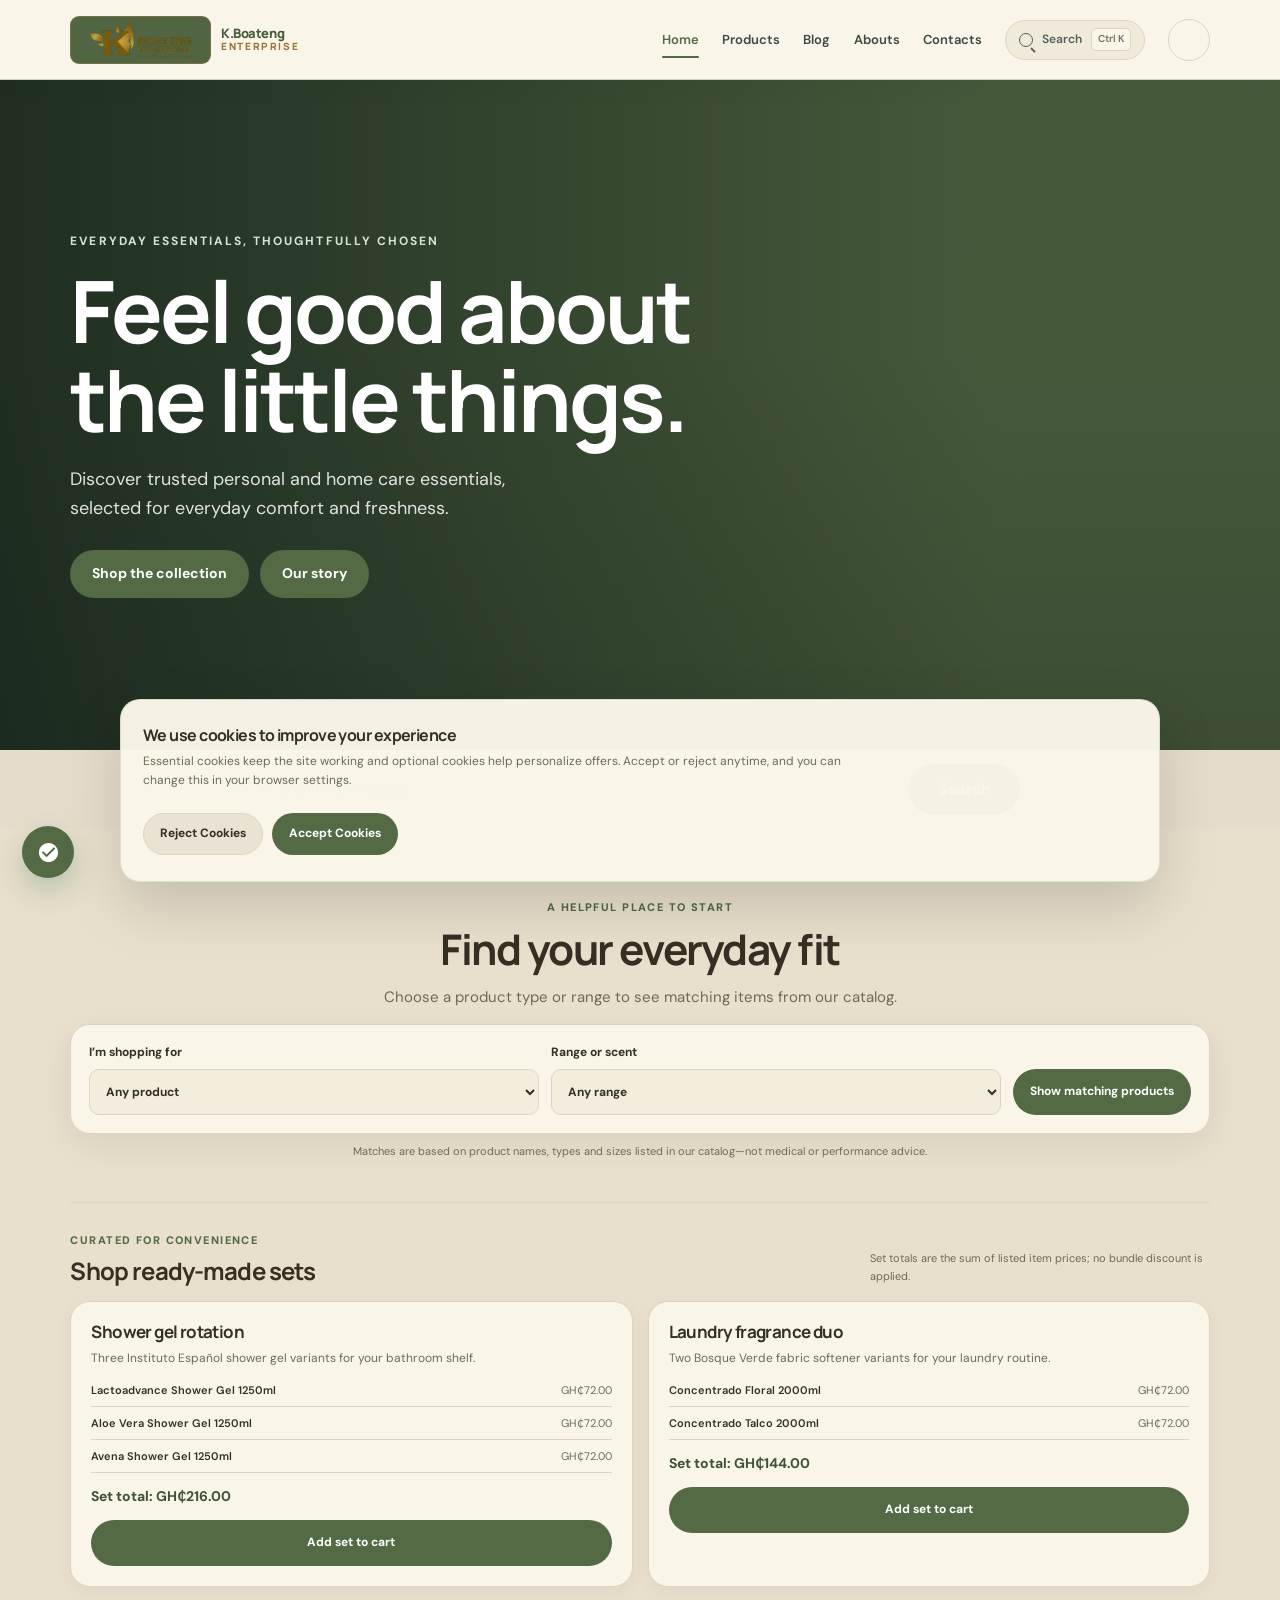
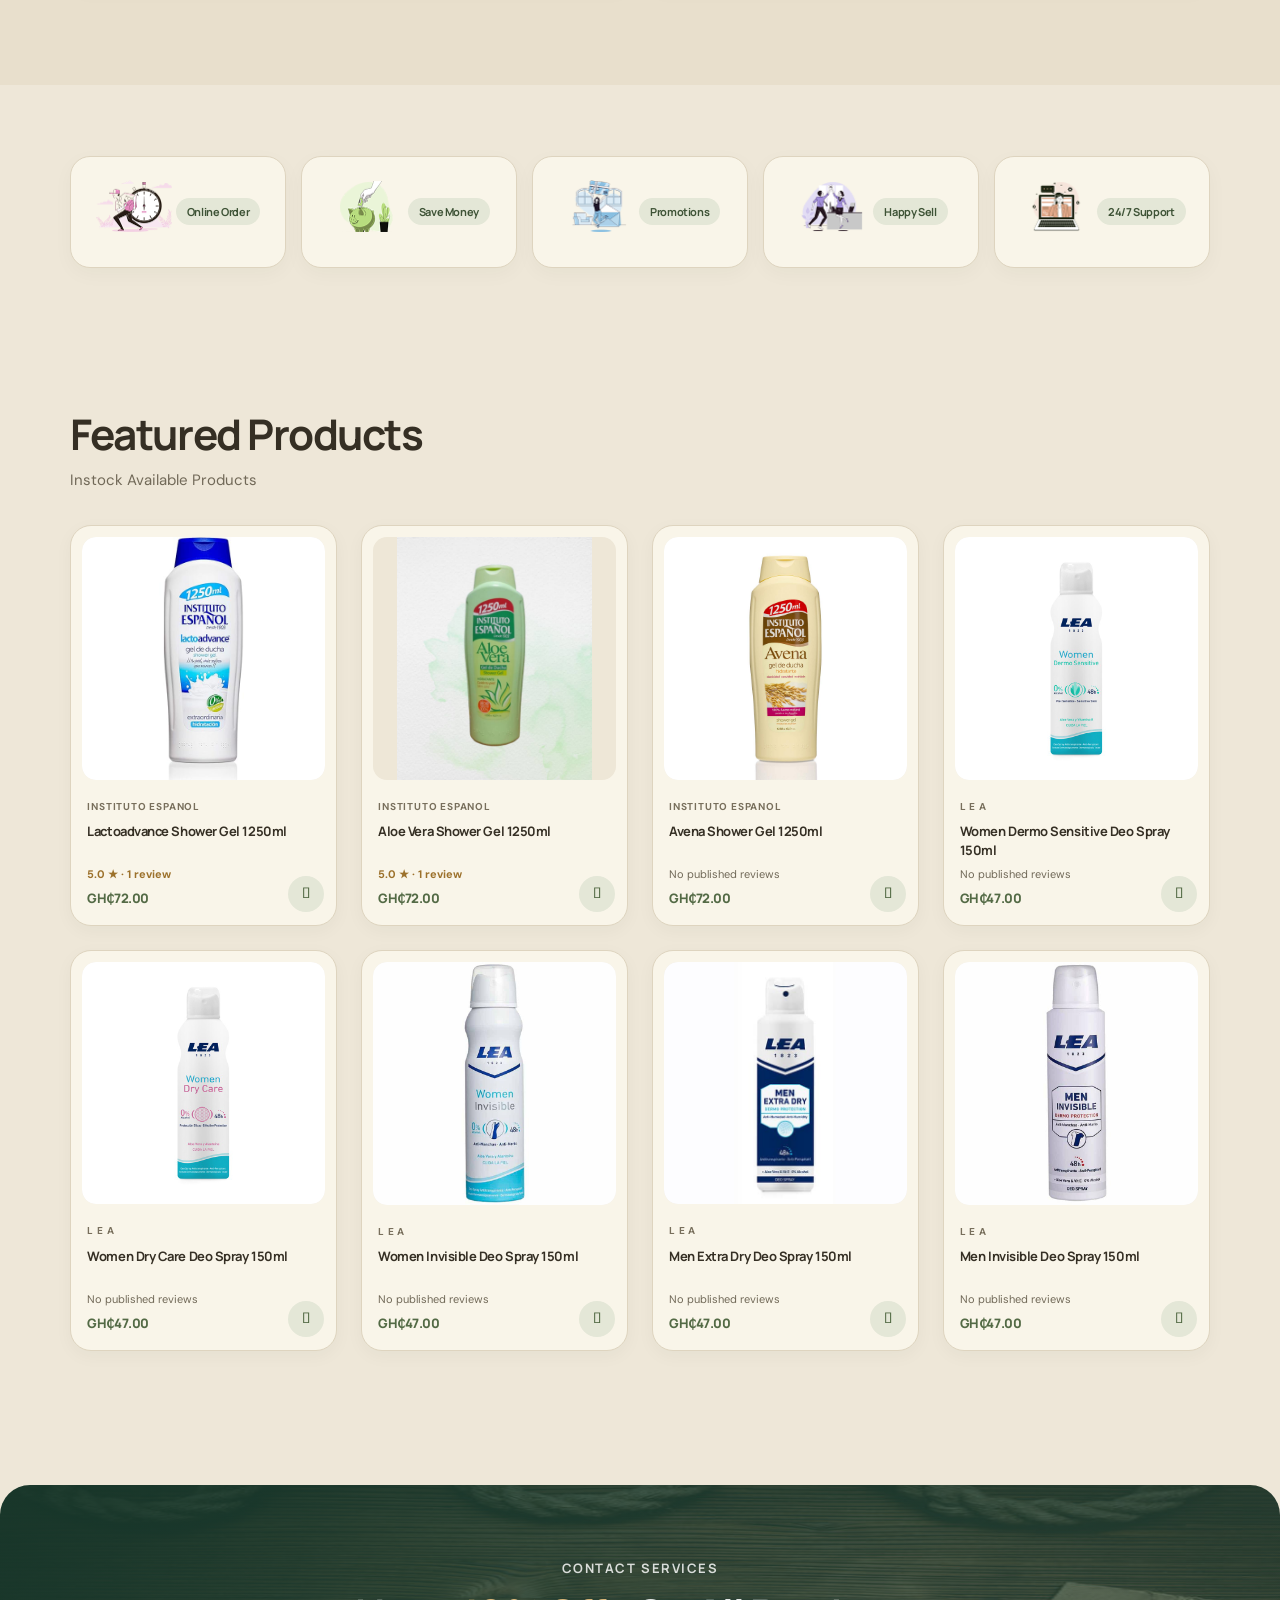
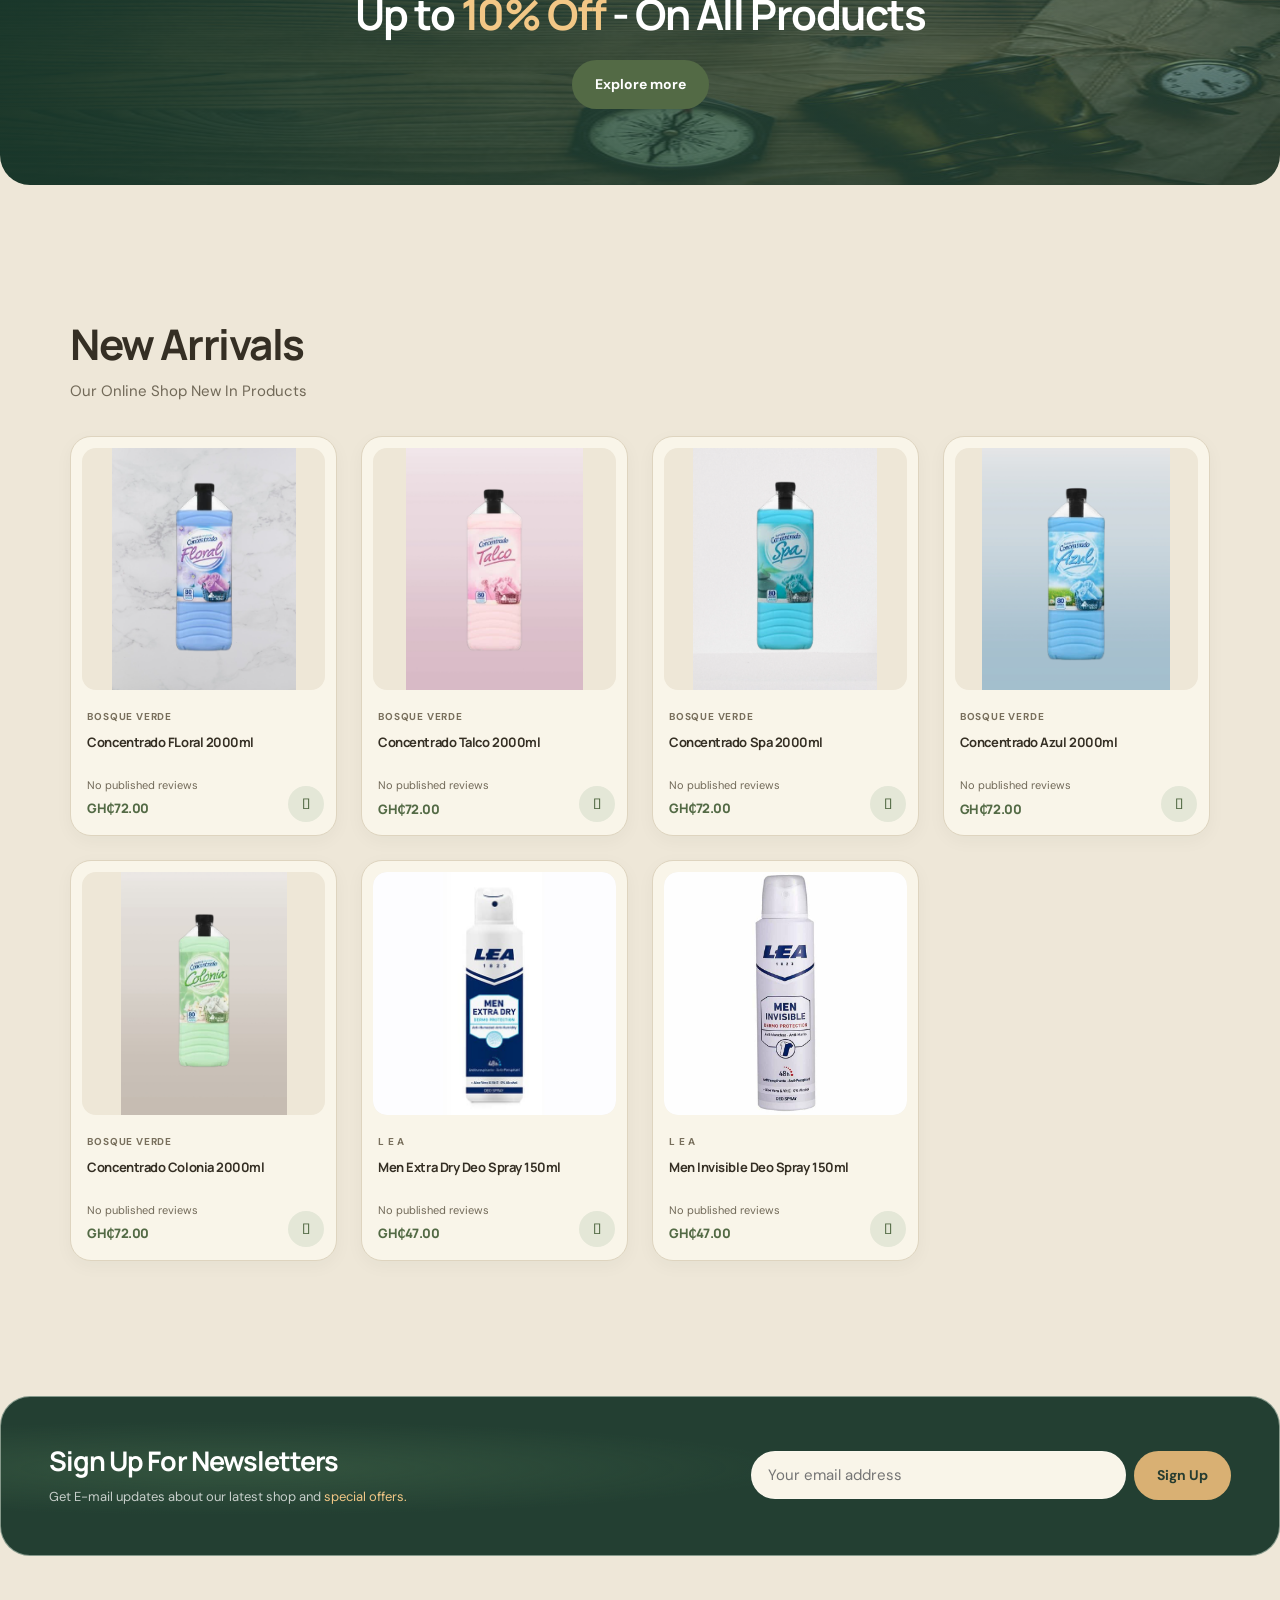
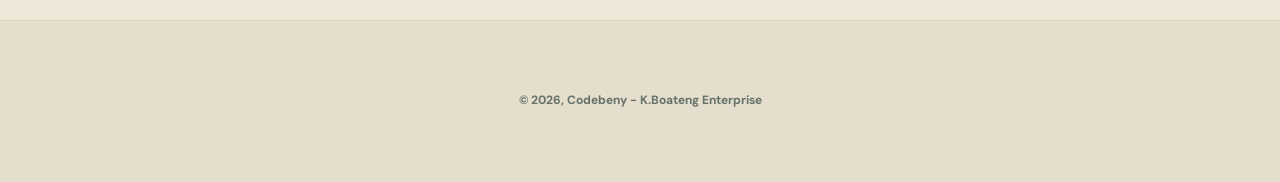
<file: index.html>
<!DOCTYPE html>
<html lang="en">

<head>
    <meta charset="UTF-8">
    <meta http-equiv="X-UA-Compatible" content="IE=edge">
    <meta name="viewport" content="width=device-width, initial-scale=1.0">
    <title>K.Boateng Enterprise | Home</title>
    <link rel="stylesheet" href="https://pro.fontawesome.com/releases/v5.10.0/css/all.css" />
    <link rel="shortcut icon" href="img/favicon.ico" type="image/ico">
    <link href="css/bootstrap.min.css" rel="stylesheet">
    <link href="css/bootstrap-icons.css" rel="stylesheet">
    <link rel="apple-touch-icon" sizes="180x180" href="/apple-touch-icon.png">
    <link rel="icon" type="image/png" sizes="32x32" href="/favicon-32x32.png">
    <link rel="icon" type="image/png" sizes="16x16" href="/favicon-16x16.png">
    <link rel="manifest" href="/site.webmanifest">
    <link rel="stylesheet" href="style.css">
</head>

<body>
    <section id="header">
        <a class="brand" href="index.html" aria-label="K.Boateng Enterprise home"><img src="img/logo.png" alt="K.Boateng Enterprise"><span class="brand-copy">K.Boateng<strong>Enterprise</strong></span></a>

        <div>
            <ul id="navbar">
                <li><a class="active" href="index.html">Home</a></li>
                <li><a href="shop.html">Products</a></li>
                <li><a href="blog.html">Blog</a></li>
                <li><a href="about.html">Abouts</a></li>
                <li><a href="contact.html">Contacts</a></li>
                <li id="lg-bag"><a href="cart.html"><i class="far fa-shopping-bag"></i></a></li>
                <button type="button" id="close" aria-label="Close navigation"><i class="far fa-times" aria-hidden="true"></i></button>
            </ul>
        </div>
        <div id="mobile">
            <a href="cart.html"><i class="far fa-shopping-bag"></i><span class="count"></span></a>
            <button id="bar" type="button" aria-label="Open navigation" aria-controls="navbar" aria-expanded="false"><i class="fas fa-bars" aria-hidden="true"></i></button>

        </div>
    </section>

    <br><br><br><br>
    <div class="video-background">
        <video autoplay loop muted playsinline webkit-playsinline preload="auto" >
            <source src="./path/to/your-video.mp4" type="video/mp4">
            Your browser does not support the video tag.

        </video>
        <!-- Content to overlay on the video goes here -->
        <div class="content-overlay">
            <p class="eyebrow">Everyday essentials, thoughtfully chosen</p>
            <h1>Feel good about the little things.</h1>
            <p>Discover trusted personal and home care essentials, selected for everyday comfort and freshness.</p>
            <div class="hero-actions">
                <a class="normal" href="shop.html">Shop the collection</a>
                <a class="normal hero-secondary" href="about.html">Our story</a>
            </div>
        </div>
    </div>


    <section id="search">
        <div class="search-bar">
            <input type="text" id="search-bar" placeholder="Search for products...">
            <button onclick="searchProduct()">Search</button>
        </div>
    </section>

    <section id="feature" class="section-p1">

        <div class="fe-box">
            <img src="img/features/f2.png" alt="">
            <h6>Online Order</h6>

        </div>
        <div class="fe-box">
            <img src="img/features/f3.png" alt="">
            <h6>Save Money</h6>

        </div>
        <div class="fe-box">
            <img src="img/features/f4.png" alt="">
            <h6>Promotions</h6>

        </div>
        <div class="fe-box">
            <img src="img/features/f5.png" alt="">
            <h6>Happy Sell</h6>

        </div>
        <div class="fe-box">
            <img src="img/features/f6.png" alt="">
            <h6>24/7 Support</h6>

        </div>

    </section>

    <section id="product1" class="section-p1 products">
        <h2>Featured Products</h2>
        <p>Instock Available Products</p>
        <div class="pro-container">
            <div class="product" data-id="100" data-name="Lactoadvance Shower Gel 1250ml" data-price="72.00"
                data-image="img/products/f1.jpg">
                <img src="img/products/f1.jpg" alt="" onclick="window.location.href='product-pages/lacto.html';">
                <div class="des">
                    <span>Instituto Espanol</span>
                    <h5>Lactoadvance Shower Gel 1250ml</h5>
                    <div class="star">
                        <i class="fas fa-star"></i>
                        <i class="fas fa-star"></i>
                        <i class="fas fa-star"></i>
                        <i class="fas fa-star"></i>
                        <i class="fas fa-star"></i>

                    </div>
                    <h4>GH₵72.00</h4>
                </div>
                <a><i class="fal fa-shopping-cart cart add-to-cart-btn"></i></a>

            </div>

            <div class="product" data-id="99" data-name="Aloe Vera Shower Gel 1250ml" data-price="72.00"
                data-image="img/products/f2.jpeg">
                <img src="img/products/f2.jpeg" alt="" onclick="window.location.href='product-pages/aloe.html';">
                <div class="des">
                    <span>Instituto Espanol</span>
                    <h5>Aloe Vera Shower Gel 1250ml</h5>
                    <div class="star">
                        <i class="fas fa-star"></i>
                        <i class="fas fa-star"></i>
                        <i class="fas fa-star"></i>
                        <i class="fas fa-star"></i>
                        <i class="fas fa-star"></i>

                    </div>
                    <h4>GH₵72.00</h4>
                </div>
                <a><i class="fal fa-shopping-cart cart add-to-cart-btn"></i></a>
            </div>
            <div class="product" data-id="3" data-name="Avena Shower Gel 1250ml" data-price="72.00"
                data-image="img/products/f3.jpg">
                <img src="img/products/f3.jpg" alt="" onclick="window.location.href='product-pages/avena.html';">
                <div class="des">
                    <span>Instituto Espanol</span>
                    <h5>Avena Shower Gel 1250ml</h5>
                    <div class="star">
                        <i class="fas fa-star"></i>
                        <i class="fas fa-star"></i>
                        <i class="fas fa-star"></i>
                        <i class="fas fa-star"></i>
                        <i class="fas fa-star"></i>

                    </div>
                    <h4>GH₵72.00</h4>
                </div>
                <a><i class="fal fa-shopping-cart cart add-to-cart-btn"></i></a>
            </div>

            <div class="product" data-id="35" data-name="Women Dermo Sensitive 150ml" data-price="47.00"
                data-image="img/products/p1.jpeg">
                <img src="img/products/p1.jpeg" alt="" onclick="window.location.href='';">
                <div class="des">
                    <span>L E A</span>
                    <h5>Women Dermo Sensitive Deo Spray 150ml</h5>
                    <div class="star">
                        <i class="fas fa-star"></i>
                        <i class="fas fa-star"></i>
                        <i class="fas fa-star"></i>
                        <i class="fas fa-star"></i>
                        <i class="fas fa-star"></i>

                    </div>
                    <h4>GH₵47.00</h4>
                </div>
                <a><i class="fal fa-shopping-cart cart add-to-cart-btn"></i></a>
            </div>

            <div class="product" data-id="34" data-name="Women Dry Care Deo Spray 150ml" data-price="47.00"
                data-image="img/products/p2.jpeg">
                <img src="img/products/p2.jpeg" alt="" onclick="window.location.href='';">
                <div class="des">
                    <span>L E A</span>
                    <h5>Women Dry Care Deo Spray 150ml</h5>
                    <div class="star">
                        <i class="fas fa-star"></i>
                        <i class="fas fa-star"></i>
                        <i class="fas fa-star"></i>
                        <i class="fas fa-star"></i>
                        <i class="fas fa-star"></i>

                    </div>
                    <h4>GH₵47.00</h4>
                </div>
                <a><i class="fal fa-shopping-cart cart add-to-cart-btn"></i></a>
            </div>

            <div class="product" data-id="33" data-name="Women Invisible Deo Spray 150ml" data-price="47.00"
                data-image="img/products/p3.jpeg">
                <img src="img/products/p3.jpeg" alt="" onclick="window.location.href='';">
                <div class="des">
                    <span>L E A</span>
                    <h5>Women Invisible Deo Spray 150ml</h5>
                    <div class="star">
                        <i class="fas fa-star"></i>
                        <i class="fas fa-star"></i>
                        <i class="fas fa-star"></i>
                        <i class="fas fa-star"></i>
                        <i class="fas fa-star"></i>

                    </div>
                    <h4>GH₵47.00</h4>
                </div>
                <a><i class="fal fa-shopping-cart cart add-to-cart-btn"></i></a>
            </div>
            <div class="product" data-id="37" data-name="Men Extra Dry Deo Spray 150ml" data-price="47.00"
                data-image="img/products/p5.jpeg">
                <img src="img/products/p5.jpeg" alt="" onclick="window.location.href='';">
                <div class="des">
                    <span>L E A</span>
                    <h5>Men Extra Dry Deo Spray 150ml</h5>
                    <div class="star">
                        <i class="fas fa-star"></i>
                        <i class="fas fa-star"></i>
                        <i class="fas fa-star"></i>
                        <i class="fas fa-star"></i>
                        <i class="fas fa-star"></i>

                    </div>
                    <h4>GH₵47.00</h4>
                </div>
                <a><i class="fal fa-shopping-cart cart add-to-cart-btn"></i></a>
            </div>

            <div class="product" data-id="36" data-name="Men Invisible Deo Spray 150ml" data-price="47.00"
                data-image="img/products/p4.jpeg">
                <img src="img/products/p4.jpeg" alt="" onclick="window.location.href='';">
                <div class="des">
                    <span>L E A</span>
                    <h5>Men Invisible Deo Spray 150ml</h5>
                    <div class="star">
                        <i class="fas fa-star"></i>
                        <i class="fas fa-star"></i>
                        <i class="fas fa-star"></i>
                        <i class="fas fa-star"></i>
                        <i class="fas fa-star"></i>

                    </div>
                    <h4>GH₵47.00</h4>
                </div>
                <a><i class="fal fa-shopping-cart cart add-to-cart-btn"></i></a>
            </div>
    </section>

    <section id="banner" class="section-m1">
        <h4>Contact Services</h4>
        <h2>Up to <span>10% Off</span> - On All Products</h2>
        <button class="normal" onclick="window.location.href='shop.html';">Explore more</button>
    </section>

    <section id="product1" class="section-p1">
        <h2>New Arrivals</h2>
        <p>Our Online Shop New In Products</p>
        <div class="pro-container">
            <div class="product" data-id="4" data-name="Concentrado FLoral 2000ml" data-price="72.00"
                data-image="img/products/n1.5.png">
                <img src="img/products/n1.5.png" alt="" onclick="window.location.href='product-pages/floral.html';">
                <div class="des">
                    <span>Bosque Verde</span>
                    <h5>Concentrado FLoral 2000ml</h5>
                    <div class="star">
                        <i class="fas fa-star"></i>
                        <i class="fas fa-star"></i>
                        <i class="fas fa-star"></i>
                        <i class="fas fa-star"></i>
                        <i class="fas fa-star"></i>

                    </div>
                    <h4>GH₵72.00</h4>
                </div>
                <a><i class="fal fa-shopping-cart cart add-to-cart-btn"></i></a>
            </div>
            <div class="product" data-id="5" data-name="Concentrado Talco 2000ml" data-price="72.00"
                data-image="img/products/n2.5.png">
                <img src="img/products/n2.5.png" alt="" onclick="window.location.href='product-pages/talco.html';">
                <div class="des">
                    <span>Bosque Verde</span>
                    <h5>Concentrado Talco 2000ml</h5>
                    <div class="star">
                        <i class="fas fa-star"></i>
                        <i class="fas fa-star"></i>
                        <i class="fas fa-star"></i>
                        <i class="fas fa-star"></i>
                        <i class="fas fa-star"></i>

                    </div>
                    <h4>GH₵72.00</h4>
                </div>
                <a><i class="fal fa-shopping-cart cart add-to-cart-btn"></i></a>
            </div>
            <div class="product" data-id="6" data-name="Concentrado Spa 2000ml" data-price="72.00"
                data-image="img/products/n3.5.png">
                <img src="img/products/n3.5.png" alt="" onclick="window.location.href='product-pages/spa.html';">
                <div class="des">
                    <span>Bosque Verde</span>
                    <h5>Concentrado Spa 2000ml</h5>
                    <div class="star">
                        <i class="fas fa-star"></i>
                        <i class="fas fa-star"></i>
                        <i class="fas fa-star"></i>
                        <i class="fas fa-star"></i>
                        <i class="fas fa-star"></i>

                    </div>
                    <h4>GH₵72.00</h4>
                </div>
                <a><i class="fal fa-shopping-cart cart add-to-cart-btn"></i></a>
            </div>
            <div class="product" data-id="7" data-name="Concentrado Azul 2000ml" data-price="72.00"
                data-image="img/products/n4.5.png">
                <img src="img/products/n4.5.png" alt="" onclick="window.location.href='product-pages/azul.html';">
                <div class="des">
                    <span>Bosque Verde</span>
                    <h5>Concentrado Azul 2000ml</h5>
                    <div class="star">
                        <i class="fas fa-star"></i>
                        <i class="fas fa-star"></i>
                        <i class="fas fa-star"></i>
                        <i class="fas fa-star"></i>
                        <i class="fas fa-star"></i>

                    </div>
                    <h4>GH₵72.00</h4>
                </div>
                <a><i class="fal fa-shopping-cart cart add-to-cart-btn"></i></a>
            </div>
            <div class="product" data-id="8" data-name="Concentrado Colonia 2000ml" data-price="72.00"
                data-image="img/products/n5.5.png">
                <img src="img/products/n5.5.png" alt="" onclick="window.location.href='product-pages/colonia.html';">
                <div class="des">
                    <span>Bosque Verde</span>
                    <h5>Concentrado Colonia 2000ml</h5>
                    <div class="star">
                        <i class="fas fa-star"></i>
                        <i class="fas fa-star"></i>
                        <i class="fas fa-star"></i>
                        <i class="fas fa-star"></i>
                        <i class="fas fa-star"></i>

                    </div>
                    <h4>GH₵72.00</h4>
                </div>
                <a><i class="fal fa-shopping-cart cart add-to-cart-btn"></i></a>
            </div>

            <div class="product" data-id="37" data-name="Men Extra Dry Deo Spray 150ml" data-price="47.00"
                data-image="img/products/p5.jpeg">
                <img src="img/products/p5.jpeg" alt="" onclick="window.location.href='';">
                <div class="des">
                    <span>L E A</span>
                    <h5>Men Extra Dry Deo Spray 150ml</h5>
                    <div class="star">
                        <i class="fas fa-star"></i>
                        <i class="fas fa-star"></i>
                        <i class="fas fa-star"></i>
                        <i class="fas fa-star"></i>
                        <i class="fas fa-star"></i>

                    </div>
                    <h4>GH₵47.00</h4>
                </div>
                <a><i class="fal fa-shopping-cart cart add-to-cart-btn"></i></a>
            </div>

            <div class="product" data-id="36" data-name="Men Invisible Deo Spray 150ml" data-price="47.00"
                data-image="img/products/p4.jpeg">
                <img src="img/products/p4.jpeg" alt="" onclick="window.location.href='';">
                <div class="des">
                    <span>L E A</span>
                    <h5>Men Invisible Deo Spray 150ml</h5>
                    <div class="star">
                        <i class="fas fa-star"></i>
                        <i class="fas fa-star"></i>
                        <i class="fas fa-star"></i>
                        <i class="fas fa-star"></i>
                        <i class="fas fa-star"></i>

                    </div>
                    <h4>GH₵47.00</h4>
                </div>
                <a><i class="fal fa-shopping-cart cart add-to-cart-btn"></i></a>
            </div>

    </section>

    <div id="toast" class="toast"></div>

    <div id="cookie-consent" class="cookie-consent hidden">
        <div class="cookie-content">
            <div>
                <h4>We use cookies to improve your experience</h4>
                <p>Essential cookies keep the site working and optional cookies help personalize offers. Accept or
                    reject anytime, and you can change this in your browser settings.</p>
            </div>
            <div class="cookie-actions">
                <button id="cookie-reject" class="cookie-btn cookie-btn-reject" type="button">Reject Cookies</button>
                <button id="cookie-accept" class="cookie-btn cookie-btn-accept" type="button">Accept Cookies</button>
            </div>
        </div>
    </div>

    <section id="newsletter" class="section-p1 section-m1">
        <div class="newstext">
            <h4>Sign Up For Newsletters</h4>
            <p>Get E-mail updates about our latest shop and <span>special offers.</span>
            </p>
        </div>

        <div class="form">
            <input type="text" placeholder="Your email address" required>
            <button class="normal">Sign Up</button>
        </div>

    </section>

    <footer class="section-p1">
        <div class="copyright">
            <b>
                <p>&COPY; 2026, Codebeny - K.Boateng Enterprise</p>
            </b>
        </div>
    </footer>




    <script src="script.js"></script>
    <script src="js/jquery.min.js"></script>
    <script src="js/bootstrap.min.js"></script>
    <script src="js/jquery.sticky.js"></script>
    <script src="js/click-scroll.js"></script>
    <script src="js/counter.js"></script>
    <script src="js/custom.js"></script>

    <script src="scroll-top.js"></script>
    <script src="ai-assistant.js"></script>
    <script src="product-catalog.js"></script>
    <script src="product-finder.js"></script>
    <script src="approved-product-reviews.js"></script>
    <script src="product-experience.js"></script>
    <script src="search.js"></script>
</body>

</html>
</file>
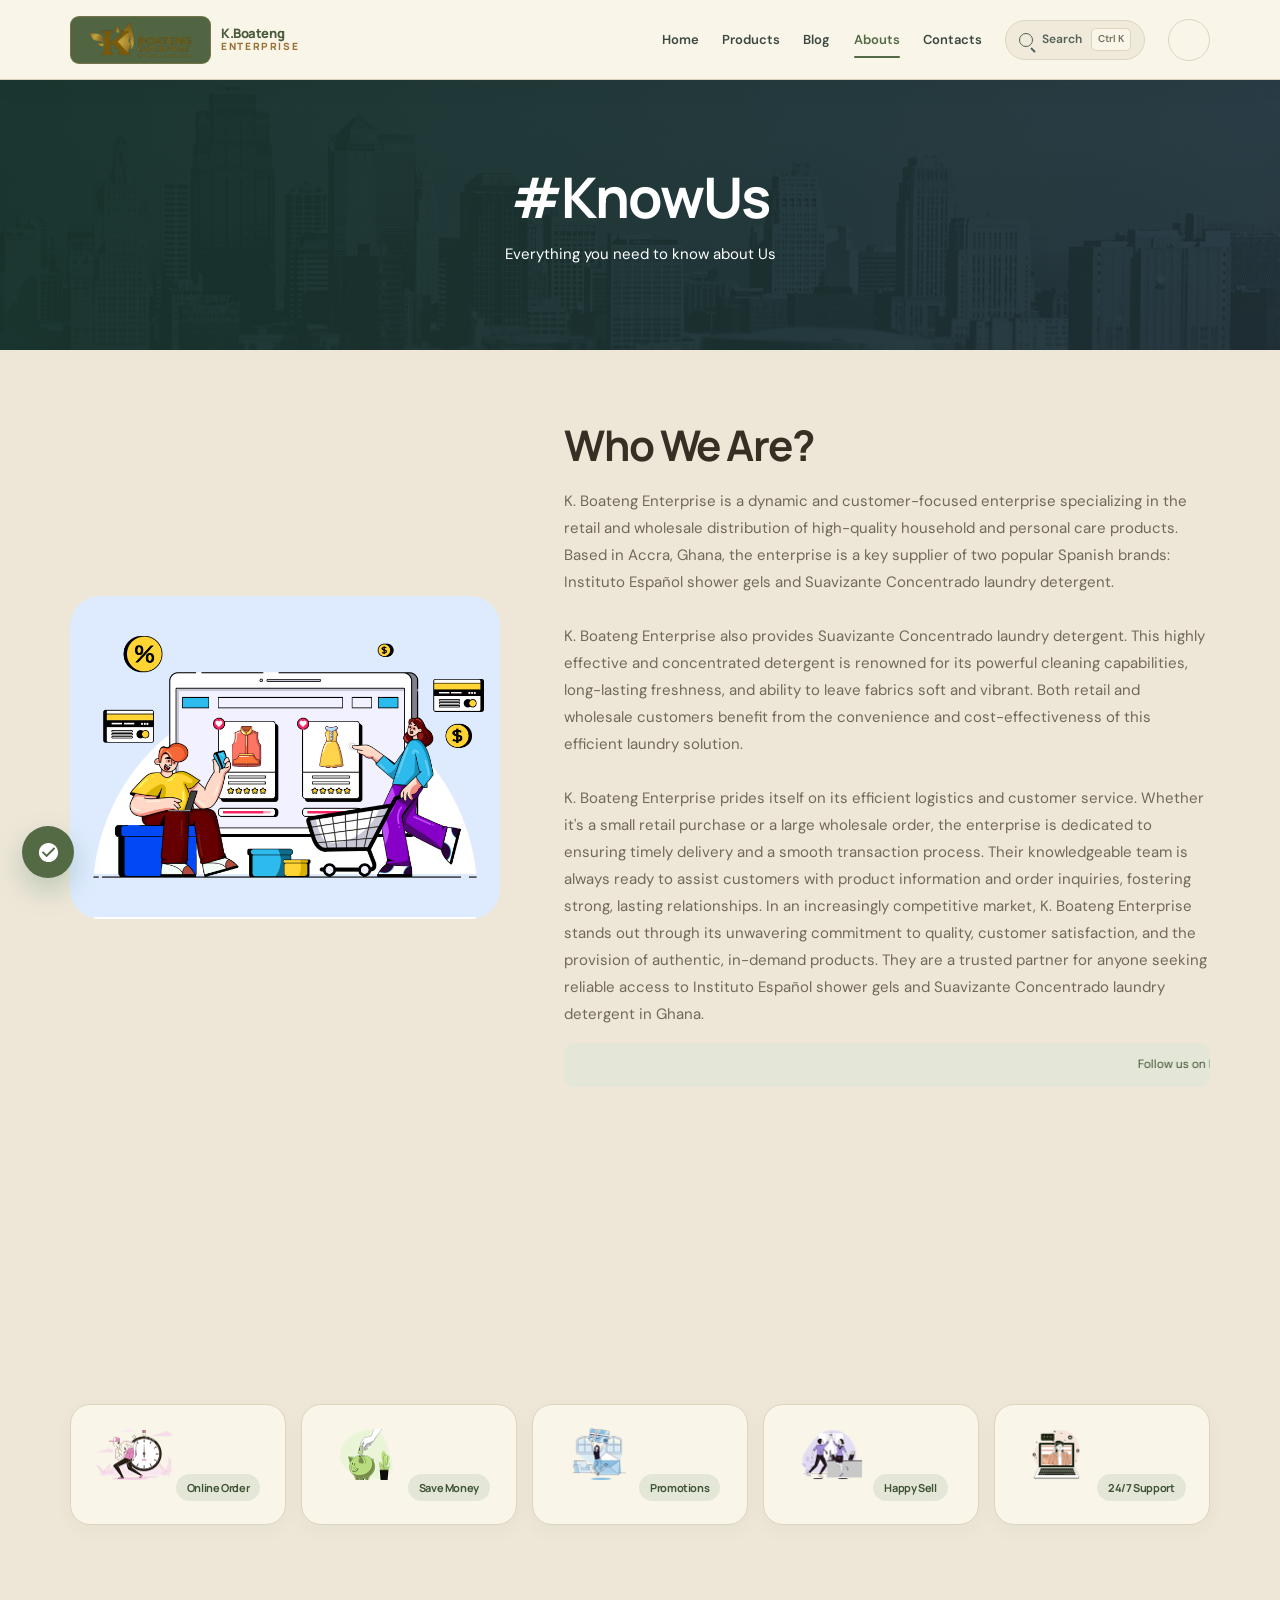
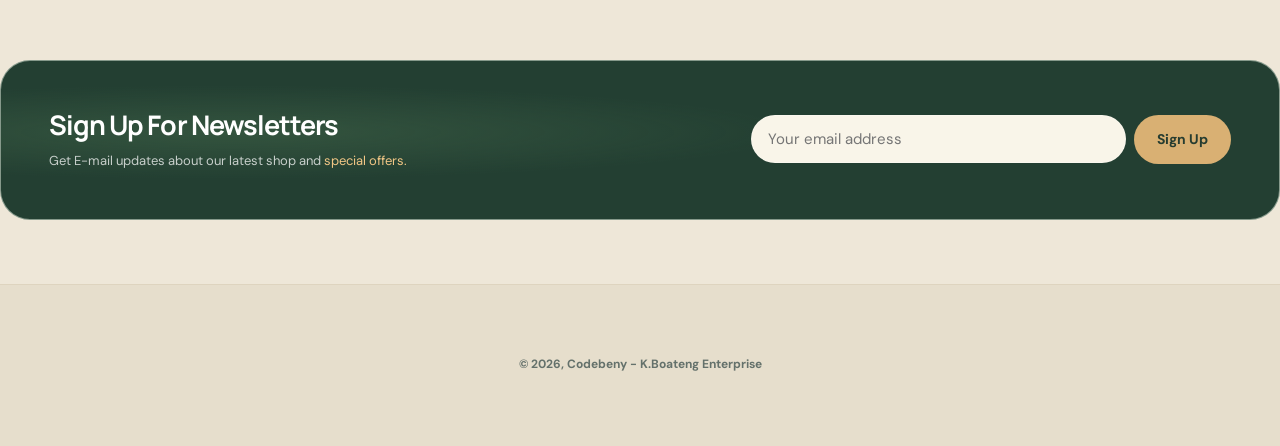
<file: about.html>
<!DOCTYPE html>
<html lang="en">

    <head>
        <meta charset="UTF-8">
        <meta http-equiv="X-UA-Compatible" content="IE=edge">
        <meta name="viewport" content="width=device-width, initial-scale=1.0">
        <title>K.Boateng Enterprise | About Us</title>
        <link rel="stylesheet" href="https://pro.fontawesome.com/releases/v5.10.0/css/all.css" />
        <link rel="shortcut icon" href="img/favicon.ico" type="image/ico">
    <link rel="stylesheet" href="style.css">
</head>

    <body>
        <section id="header">
           <a class="brand" href="index.html" aria-label="K.Boateng Enterprise home"><img src="img/logo.png" alt="K.Boateng Enterprise"><span class="brand-copy">K.Boateng<strong>Enterprise</strong></span></a>

            <div>
                <ul id="navbar">
                    <li><a href="index.html">Home</a></li>
                    <li><a href="shop.html">Products</a></li>
                    <li><a href="blog.html">Blog</a></li>
                    <li><a class="active" href="about.html">Abouts</a></li>
                    <li><a href="contact.html">Contacts</a></li>
                    <li id="lg-bag"><a href="cart.html"><i class="far fa-shopping-bag"></i></a></li>
                    <button type="button" id="close" aria-label="Close navigation"><i class="far fa-times" aria-hidden="true"></i></button>
                </ul>
            </div>
            <div id="mobile">
                <a href="cart.html"><i class="far fa-shopping-bag"></i></a>
                <button id="bar" type="button" aria-label="Open navigation" aria-controls="navbar" aria-expanded="false"><i class="fas fa-bars" aria-hidden="true"></i></button>

            </div>
        </section>

        <section id="page-header" class="about-header">
            <h2>#KnowUs</h2>
            <p>Everything you need to know about Us</p>

        </section>
 
        <section id="about-head" class="section-p1">
            <img src="img/about/a6.jpg" alt="">
            <div>
                <h2>Who We Are?</h2>
                <p>K. Boateng Enterprise is a dynamic and customer-focused enterprise specializing in the retail and wholesale 
                   distribution of high-quality household and personal care products. Based in Accra, Ghana, the enterprise is
                   a key supplier of two popular Spanish brands: Instituto Español shower gels and Suavizante Concentrado laundry 
                   detergent. <br><br> K. Boateng Enterprise also provides Suavizante Concentrado laundry detergent. This highly 
                   effective and concentrated detergent is renowned for its powerful cleaning capabilities, long-lasting freshness, 
                   and ability to leave fabrics soft and vibrant. Both retail and wholesale customers benefit from the convenience 
                   and cost-effectiveness of this efficient laundry solution. <br><br> K. Boateng Enterprise prides itself on its 
                   efficient logistics and customer service. Whether it's a small retail purchase or a large wholesale order,
                   the enterprise is dedicated to ensuring timely delivery and a smooth transaction process. Their knowledgeable
                   team is always ready to assist customers with product information and order inquiries, fostering strong, lasting relationships.
                   In an increasingly competitive market, K. Boateng Enterprise stands out through its unwavering commitment to
                   quality, customer satisfaction, and the provision of authentic, in-demand products. They are a trusted partner
                    for anyone seeking reliable access to Instituto Español shower gels and Suavizante Concentrado laundry detergent in Ghana.      
                </p>
                   

                    

                    <marquee bgcolor="#ccc" loop="-1" scrollamount="5" width="100%">Follow us on Facebook: @kboatengenterprise Tiktok:
                         @kboatengenterprise Instagram: @kboatengenterprise Youtube: @kboatengenterprise For more enquires 
                         contact 0599310095 Can also make Orders on Jumia Ghana for effective
                        delivery to your door-step</marquee>
            </div>
        </section>

        <section id="about-app" class="section-p1">
         <!--<h1>Download Our <a href="#">App</a></h1>-->
         <div class="video">
         <!--   <video autoplay muted loop src="img/about/1.mp4"></video>
         </div>-->
        </section>

        <section id="feature" class="section-p1">
       
            <div class="fe-box">
                <img src="img/features/f2.png" alt="">
                <h6>Online Order</h6>

            </div>
            <div class="fe-box">
                <img src="img/features/f3.png" alt="">
                <h6>Save Money</h6>

            </div>
            <div class="fe-box">
                <img src="img/features/f4.png" alt="">
                <h6>Promotions</h6>

            </div>
            <div class="fe-box">
                <img src="img/features/f5.png" alt="">
                <h6>Happy Sell</h6>

            </div>
            <div class="fe-box">
                <img src="img/features/f6.png" alt="">
                <h6>24/7 Support</h6>

            </div>



        </section>

        <section id="newsletter" class="section-p1 section-m1">
            <div class="newstext">
                <h4>Sign Up For Newsletters</h4>
                <p>Get E-mail updates about our latest shop and <span>special offers.</span>
                </p>
            </div>
            <div class="form">
                <input type="text" placeholder="Your email address">
                <button class="normal">Sign Up</button>
            </div>
        </section>

        <footer class="section-p1">
          <div class="copyright">
       <b><p>&COPY; 2026, Codebeny - K.Boateng Enterprise </p></b>
          </div>
        </footer>
        



        <script src="script.js"></script>
        <script src="scroll-top.js"></script>
    <script src="ai-assistant.js"></script>
    <script src="product-catalog.js"></script>
    <script src="search.js"></script>
</body>

</html>
</file>
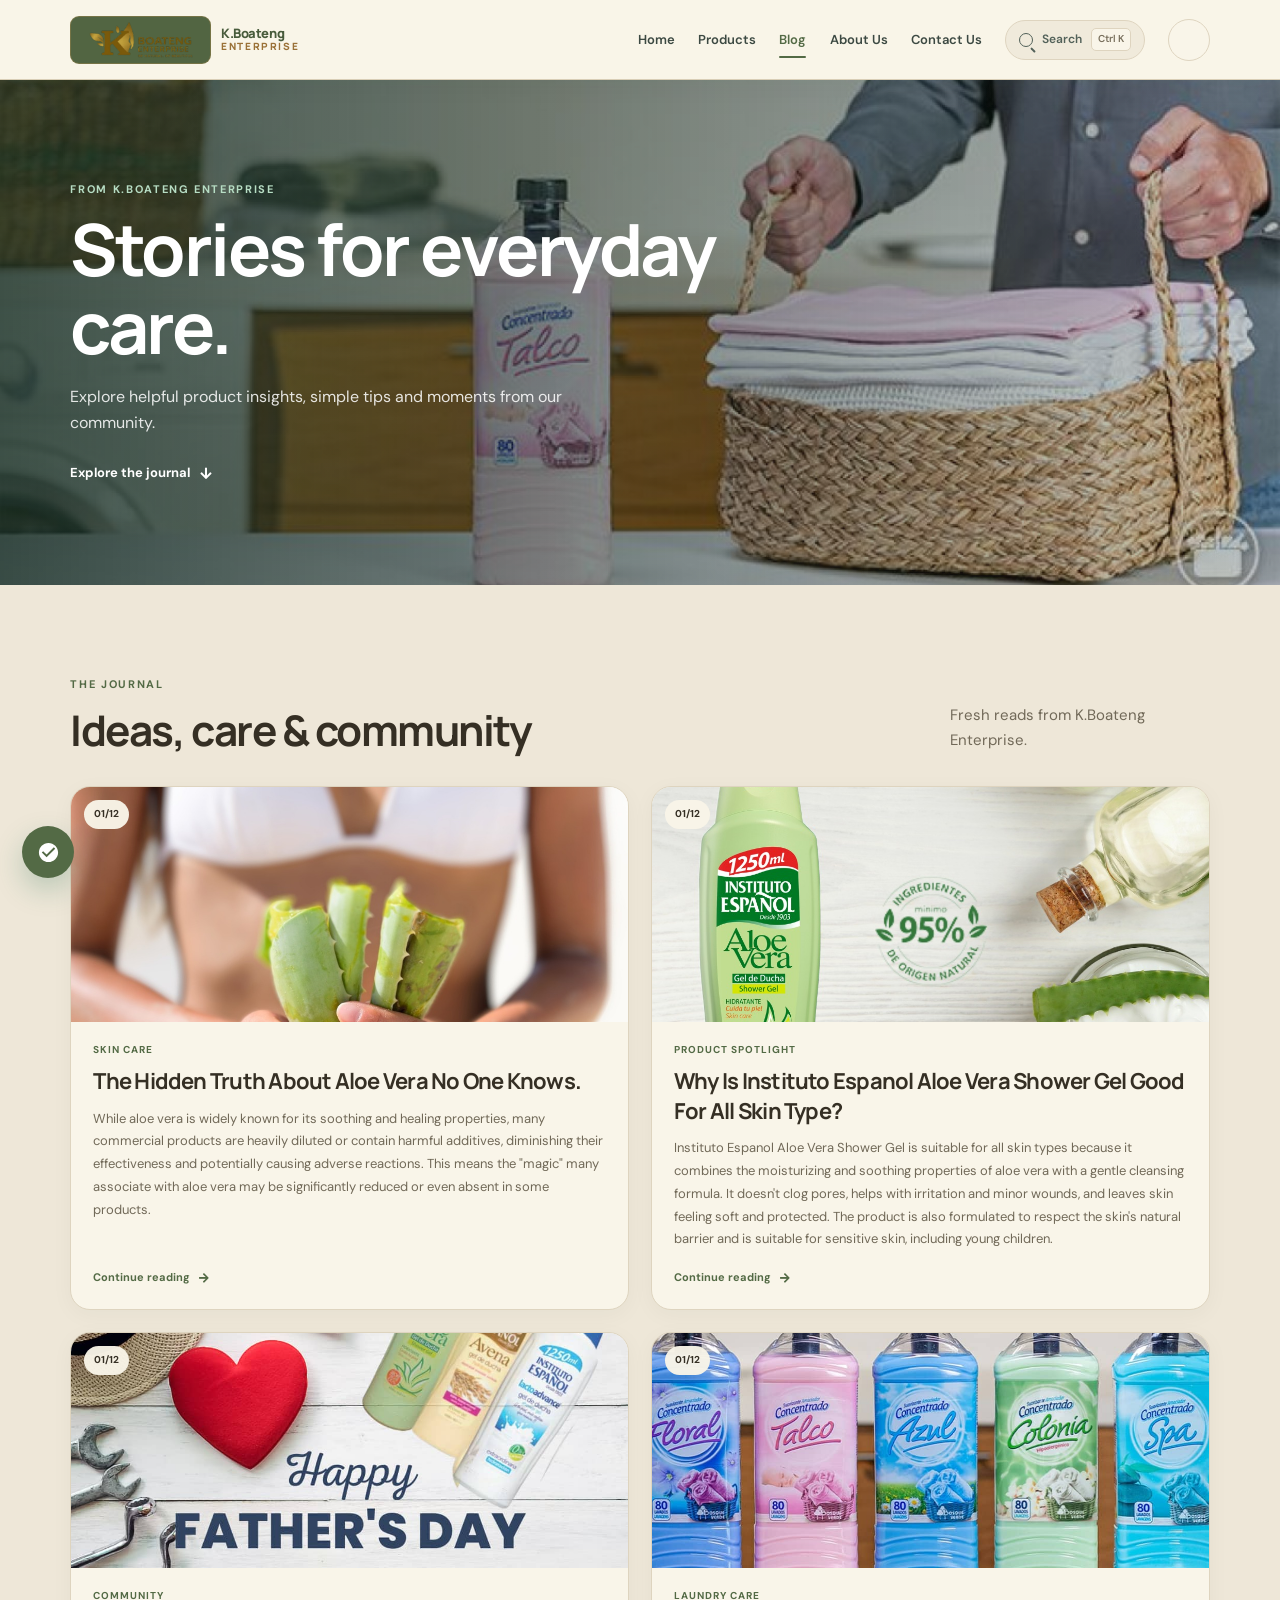
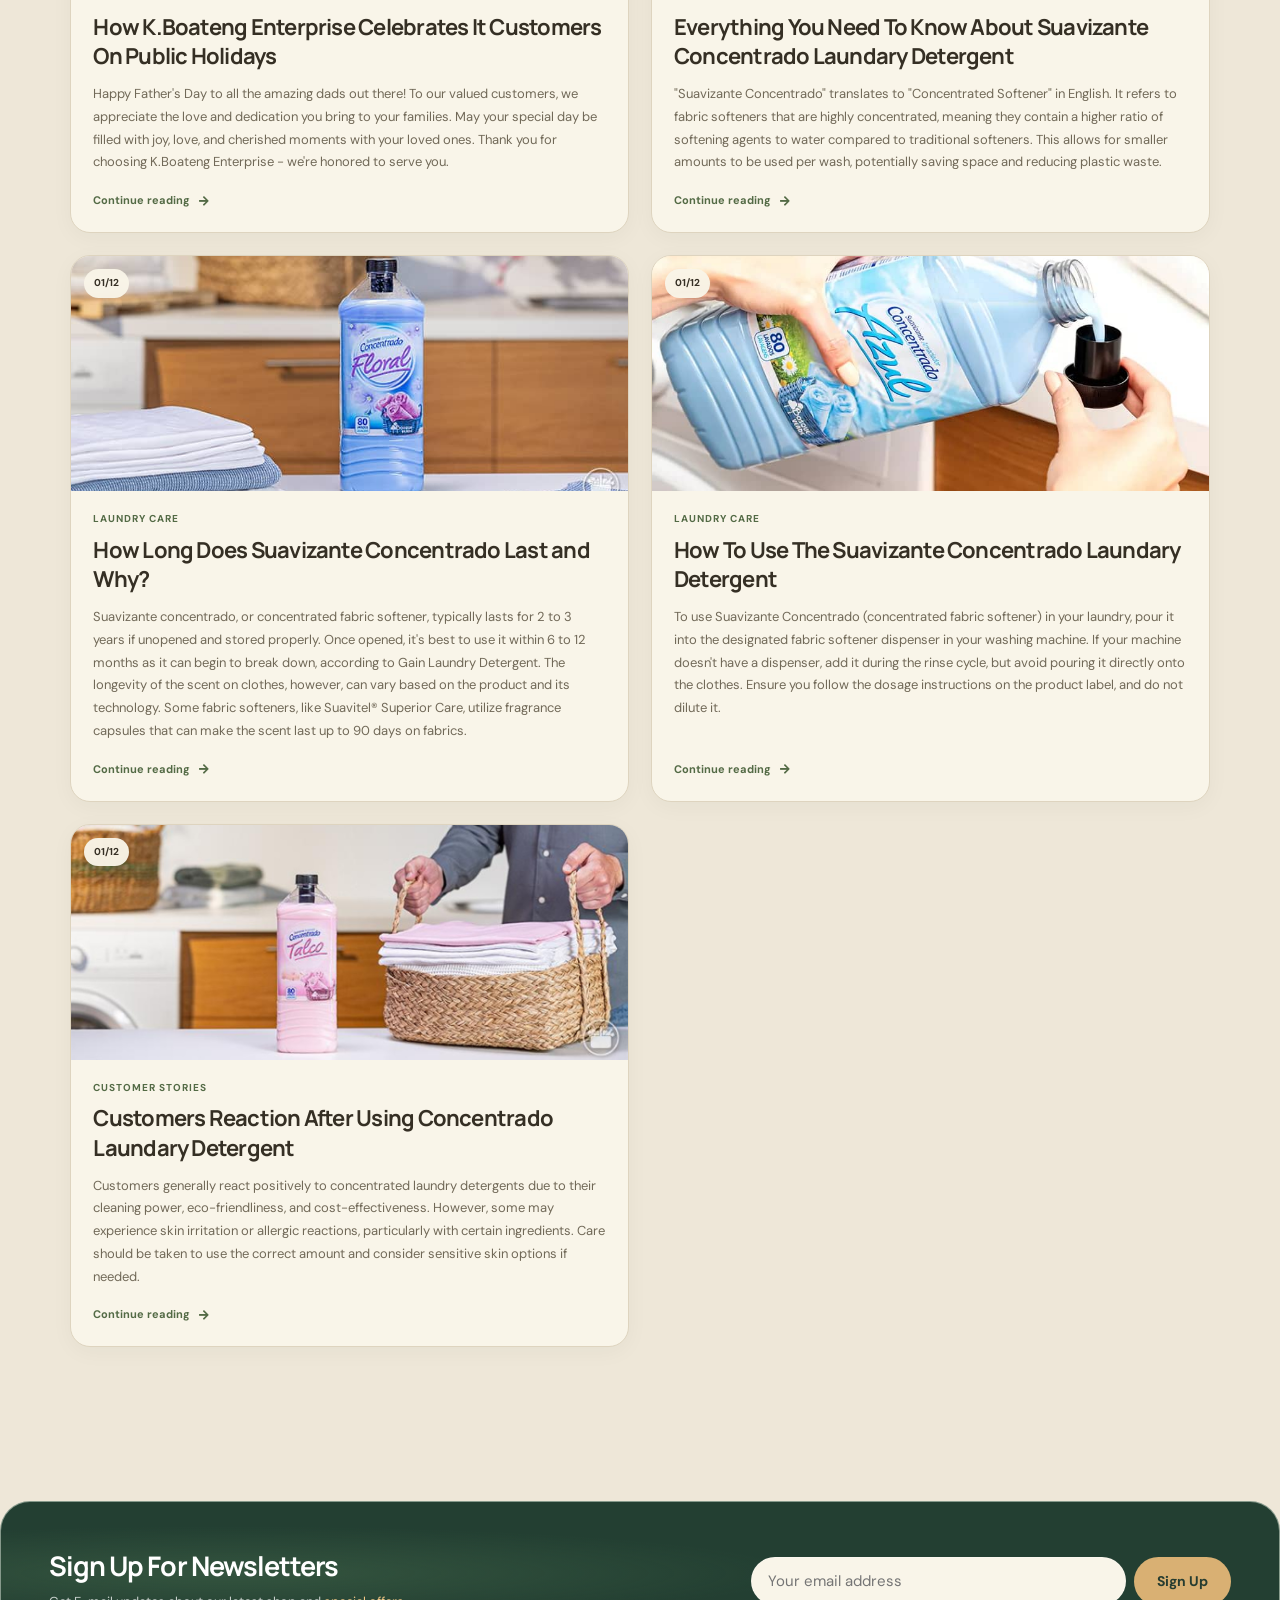
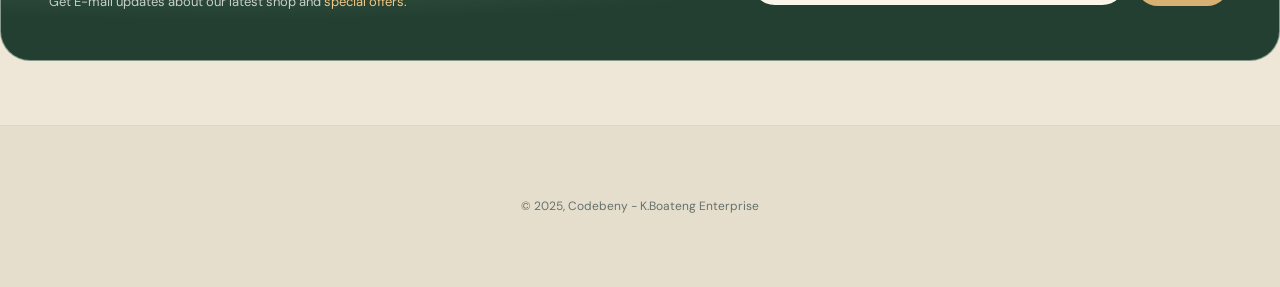
<file: blog.html>
<!DOCTYPE html>
<html lang="en">
<head>
    <meta charset="UTF-8">
    <meta name="viewport" content="width=device-width, initial-scale=1">
    <meta name="description" content="Skincare, laundry and company news from K.Boateng Enterprise.">
    <title>K.Boateng Enterprise | Our Blog</title>
    <link rel="shortcut icon" href="img/favicon.ico" type="image/ico">
    <link rel="stylesheet" href="https://pro.fontawesome.com/releases/v5.10.0/css/all.css">
    <link rel="stylesheet" href="style.css">
</head>
<body>
    <header id="header">
        <a class="brand" href="index.html" aria-label="K.Boateng Enterprise home">
            <img src="img/logo.png" alt="K.Boateng Enterprise">
            <span class="brand-copy">K.Boateng<strong>Enterprise</strong></span>
        </a>
        <nav aria-label="Main navigation">
            <ul id="navbar">
                <li><a href="index.html">Home</a></li>
                <li><a href="shop.html">Products</a></li>
                <li><a class="active" href="blog.html" aria-current="page">Blog</a></li>
                <li><a href="about.html">About Us</a></li>
                <li><a href="contact.html">Contact Us</a></li>
                <li id="lg-bag"><a href="cart.html" aria-label="Shopping cart"><i class="far fa-shopping-bag" aria-hidden="true"></i></a></li>
                <li class="nav-close-item"><button type="button" id="close" aria-label="Close navigation"><i class="far fa-times" aria-hidden="true"></i></button></li>
            </ul>
        </nav>
        <div id="mobile">
            <a href="cart.html" aria-label="Shopping cart"><i class="far fa-shopping-bag" aria-hidden="true"></i></a>
            <button id="bar" type="button" aria-label="Open navigation" aria-controls="navbar" aria-expanded="false">
                <i class="fas fa-bars" aria-hidden="true"></i>
            </button>
        </div>
    </header>

    <main>
        <section class="blog-hero" aria-labelledby="blog-title">
            <div class="blog-hero-content">
                <p class="eyebrow">From K.Boateng Enterprise</p>
                <h1 id="blog-title">Stories for everyday care.</h1>
                <p>Explore helpful product insights, simple tips and moments from our community.</p>
                <a class="blog-hero-link" href="#blog">Explore the journal <i class="fas fa-arrow-down" aria-hidden="true"></i></a>
            </div>
        </section>

        <section id="blog" class="blog-journal" aria-label="Latest articles">
            <div class="blog-section-heading">
                <div>
                    <p class="eyebrow">The journal</p>
                    <h2>Ideas, care &amp; community</h2>
                </div>
                <p>Fresh reads from K.Boateng Enterprise.</p>
            </div>

            <div class="blog-grid">
                <article class="blog-box">
                    <a class="blog-img" href="https://aloegarve.com/fr/blogs/news/the-hidden-truth-why-99-of-aloe-vera-products-fail-your-skin-en?srsltid=AfmBOorB7BgZoMAQ9ol5il11BtXYK-JSkapVlB7qOpsaGw3t1iWdP6e_" target="_blank" rel="noopener noreferrer" aria-label="Read The Hidden Truth About Aloe Vera No One Knows">
                        <img src="img/blog/b1.5.jpg" alt="Aloe vera skincare">
                    </a>
                    <div class="blog-details">
                        <span class="blog-category">Skin care</span>
                        <h3>The Hidden Truth About Aloe Vera No One Knows.</h3>
                        <p>While aloe vera is widely known for its soothing and healing properties, many commercial products are heavily diluted or contain harmful additives, diminishing their effectiveness and potentially causing adverse reactions. This means the "magic" many associate with aloe vera may be significantly reduced or even absent in some products.</p>
                        <a class="read-more" href="https://aloegarve.com/fr/blogs/news/the-hidden-truth-why-99-of-aloe-vera-products-fail-your-skin-en?srsltid=AfmBOorB7BgZoMAQ9ol5il11BtXYK-JSkapVlB7qOpsaGw3t1iWdP6e_" target="_blank" rel="noopener noreferrer">Continue reading <i class="fas fa-arrow-right" aria-hidden="true"></i></a>
                    </div>
                    <span class="blog-date">01/12</span>
                </article>

                <article class="blog-box">
                    <a class="blog-img" href="https://www.instagram.com/p/DK62Y6FsVWI/?utm_source=ig_web_copy_link&amp;igsh=MzRlODBiNWFlZA==" target="_blank" rel="noopener noreferrer" aria-label="Read about Instituto Espanol Aloe Vera Shower Gel">
                        <img src="img/blog/b2.5.jpg" alt="Instituto Espanol aloe vera shower gel">
                    </a>
                    <div class="blog-details">
                        <span class="blog-category">Product spotlight</span>
                        <h3>Why Is Instituto Espanol Aloe Vera Shower Gel Good For All Skin Type?</h3>
                        <p>Instituto Espanol Aloe Vera Shower Gel is suitable for all skin types because it combines the moisturizing and soothing properties of aloe vera with a gentle cleansing formula. It doesn't clog pores, helps with irritation and minor wounds, and leaves skin feeling soft and protected. The product is also formulated to respect the skin's natural barrier and is suitable for sensitive skin, including young children.</p>
                        <a class="read-more" href="https://www.instagram.com/p/DK62Y6FsVWI/?utm_source=ig_web_copy_link&amp;igsh=MzRlODBiNWFlZA==" target="_blank" rel="noopener noreferrer">Continue reading <i class="fas fa-arrow-right" aria-hidden="true"></i></a>
                    </div>
                    <span class="blog-date">01/12</span>
                </article>

                <article class="blog-box">
                    <a class="blog-img" href="https://www.instagram.com/p/DK2v6PMMdRl/?utm_source=ig_web_copy_link&amp;igsh=MzRlODBiNWFlZA==" target="_blank" rel="noopener noreferrer" aria-label="Read how K.Boateng Enterprise celebrates customers">
                        <img src="img/blog/b3.5.jpeg" alt="K.Boateng Enterprise celebrating its customers">
                    </a>
                    <div class="blog-details">
                        <span class="blog-category">Community</span>
                        <h3>How K.Boateng Enterprise Celebrates It Customers On Public Holidays</h3>
                        <p>Happy Father's Day to all the amazing dads out there! To our valued customers, we appreciate the love and dedication you bring to your families. May your special day be filled with joy, love, and cherished moments with your loved ones. Thank you for choosing K.Boateng Enterprise - we're honored to serve you.</p>
                        <a class="read-more" href="https://www.instagram.com/p/DK2v6PMMdRl/?utm_source=ig_web_copy_link&amp;igsh=MzRlODBiNWFlZA==" target="_blank" rel="noopener noreferrer">Continue reading <i class="fas fa-arrow-right" aria-hidden="true"></i></a>
                    </div>
                    <span class="blog-date">01/12</span>
                </article>

                <article class="blog-box">
                    <a class="blog-img" href="https://www.instagram.com/reel/DMFXv8xsEeT/?utm_source=ig_web_copy_link&amp;igsh=MzRlODBiNWFlZA==" target="_blank" rel="noopener noreferrer" aria-label="Read about Suavizante Concentrado laundry detergent">
                        <img src="img/blog/b4.5.jpeg" alt="Concentrated fabric softener">
                    </a>
                    <div class="blog-details">
                        <span class="blog-category">Laundry care</span>
                        <h3>Everything You Need To Know About Suavizante Concentrado Laundary Detergent</h3>
                        <p>"Suavizante Concentrado" translates to "Concentrated Softener" in English. It refers to fabric softeners that are highly concentrated, meaning they contain a higher ratio of softening agents to water compared to traditional softeners. This allows for smaller amounts to be used per wash, potentially saving space and reducing plastic waste.</p>
                        <a class="read-more" href="https://www.instagram.com/reel/DMFXv8xsEeT/?utm_source=ig_web_copy_link&amp;igsh=MzRlODBiNWFlZA==" target="_blank" rel="noopener noreferrer">Continue reading <i class="fas fa-arrow-right" aria-hidden="true"></i></a>
                    </div>
                    <span class="blog-date">01/12</span>
                </article>

                <article class="blog-box">
                    <a class="blog-img" href="https://www.jumia.com.gh/green-forest-suavizante-concentrado-spa-2000ml-300498659.html?srsltid=AfmBOoptJA5mHimFUug06vGE2onUxB4Bf_qjUnVaPdzkWeOybeAQJFQT" target="_blank" rel="noopener noreferrer" aria-label="Read how long concentrated fabric softener lasts">
                        <img src="img/blog/b5.5.jpeg" alt="Concentrated laundry softener">
                    </a>
                    <div class="blog-details">
                        <span class="blog-category">Laundry care</span>
                        <h3>How Long Does Suavizante Concentrado Last and Why?</h3>
                        <p>Suavizante concentrado, or concentrated fabric softener, typically lasts for 2 to 3 years if unopened and stored properly. Once opened, it's best to use it within 6 to 12 months as it can begin to break down, according to Gain Laundry Detergent. The longevity of the scent on clothes, however, can vary based on the product and its technology. Some fabric softeners, like Suavitel® Superior Care, utilize fragrance capsules that can make the scent last up to 90 days on fabrics.</p>
                        <a class="read-more" href="https://www.jumia.com.gh/green-forest-suavizante-concentrado-spa-2000ml-300498659.html?srsltid=AfmBOoptJA5mHimFUug06vGE2onUxB4Bf_qjUnVaPdzkWeOybeAQJFQT" target="_blank" rel="noopener noreferrer">Continue reading <i class="fas fa-arrow-right" aria-hidden="true"></i></a>
                    </div>
                    <span class="blog-date">01/12</span>
                </article>

                <article class="blog-box">
                    <a class="blog-img" href="https://www.jumia.com.gh/green-forest-suavizante-concentrado-spa-2000ml-300498659.html?srsltid=AfmBOoptJA5mHimFUug06vGE2onUxB4Bf_qjUnVaPdzkWeOybeAQJFQT" target="_blank" rel="noopener noreferrer" aria-label="Read how to use concentrated fabric softener">
                        <img src="img/blog/b6.5.jpeg" alt="Using fabric softener in the laundry">
                    </a>
                    <div class="blog-details">
                        <span class="blog-category">Laundry care</span>
                        <h3>How To Use The Suavizante Concentrado Laundary Detergent</h3>
                        <p>To use Suavizante Concentrado (concentrated fabric softener) in your laundry, pour it into the designated fabric softener dispenser in your washing machine. If your machine doesn't have a dispenser, add it during the rinse cycle, but avoid pouring it directly onto the clothes. Ensure you follow the dosage instructions on the product label, and do not dilute it.</p>
                        <a class="read-more" href="https://www.jumia.com.gh/green-forest-suavizante-concentrado-spa-2000ml-300498659.html?srsltid=AfmBOoptJA5mHimFUug06vGE2onUxB4Bf_qjUnVaPdzkWeOybeAQJFQT" target="_blank" rel="noopener noreferrer">Continue reading <i class="fas fa-arrow-right" aria-hidden="true"></i></a>
                    </div>
                    <span class="blog-date">01/12</span>
                </article>

                <article class="blog-box">
                    <a class="blog-img" href="https://www.instagram.com/kboatengenterprise/" target="_blank" rel="noopener noreferrer" aria-label="Read customer reactions to Concentrado laundry detergent">
                        <img src="img/blog/b7.4.jpeg" alt="Laundry detergent customer feedback">
                    </a>
                    <div class="blog-details">
                        <span class="blog-category">Customer stories</span>
                        <h3>Customers Reaction After Using Concentrado Laundary Detergent</h3>
                        <p>Customers generally react positively to concentrated laundry detergents due to their cleaning power, eco-friendliness, and cost-effectiveness. However, some may experience skin irritation or allergic reactions, particularly with certain ingredients. Care should be taken to use the correct amount and consider sensitive skin options if needed.</p>
                        <a class="read-more" href="https://www.instagram.com/kboatengenterprise/" target="_blank" rel="noopener noreferrer">Continue reading <i class="fas fa-arrow-right" aria-hidden="true"></i></a>
                    </div>
                    <span class="blog-date">01/12</span>
                </article>
            </div>
        </section>

        <section id="newsletter" class="section-p1 section-m1">
            <div class="newstext">
                <h4>Sign Up For Newsletters</h4>
                <p>Get E-mail updates about our latest shop and <span>special offers.</span></p>
            </div>
            <div class="form">
                <input type="text" placeholder="Your email address" aria-label="Your email address">
                <button class="normal" type="button">Sign Up</button>
            </div>
        </section>
    </main>

    <footer class="section-p1">
        <div class="copyright">
            <p>&copy; 2025, Codebeny - K.Boateng Enterprise</p>
        </div>
    </footer>

    <script src="script.js"></script>
    <script src="scroll-top.js"></script>
    <script src="ai-assistant.js"></script>
    <script src="product-catalog.js"></script>
    <script src="search.js"></script>
</body>
</html>
</file>
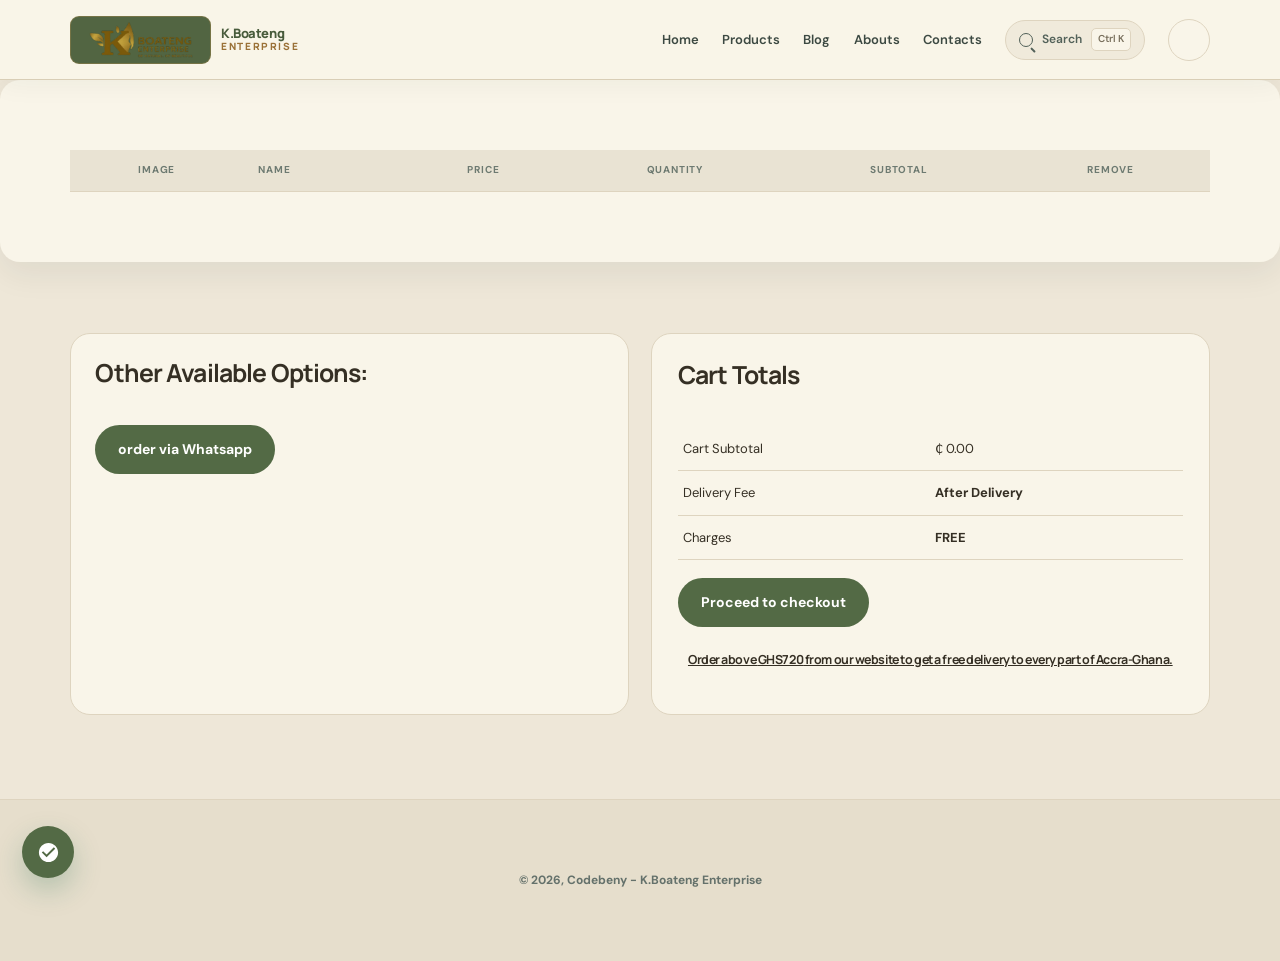
<file: cart.html>
<!DOCTYPE html>
<html lang="en">

<head>
    <meta charset="UTF-8">
    <meta http-equiv="X-UA-Compatible" content="IE=edge">
    <meta name="viewport" content="width=device-width, initial-scale=1.0">
    <title>K.Boateng Enterprise | Customer Cart</title>
    <link rel="stylesheet" href="https://pro.fontawesome.com/releases/v5.10.0/css/all.css" />
    <script src="https://js.paystack.co/v1/inline.js"></script>
    <link rel="shortcut icon" href="img/favicon.ico" type="image/ico">
    <link rel="stylesheet" href="style.css">
</head>

<body>
    <section id="header">
           <a class="brand" href="index.html" aria-label="K.Boateng Enterprise home"><img src="img/logo.png" alt="K.Boateng Enterprise"><span class="brand-copy">K.Boateng<strong>Enterprise</strong></span></a>
        <div>
            <ul id="navbar">
                <li><a  href="index.html">Home</a></li>
                <li><a href="shop.html">Products</a></li>
                <li><a href="blog.html">Blog</a></li>
                <li><a href="about.html">Abouts</a></li>
                <li><a href="contact.html">Contacts</a></li>
                <li id="lg-bag"><a class="active" href="cart.html"><i class="far fa-shopping-bag"></i></a></li>
                <button type="button" id="close" aria-label="Close navigation"><i class="far fa-times" aria-hidden="true"></i></button>
            </ul>
        </div>
        <div id="mobile">
            <a href="cart.html"><i class="far fa-shopping-bag"></i></a>
            <button id="bar" type="button" aria-label="Open navigation" aria-controls="navbar" aria-expanded="false"><i class="fas fa-bars" aria-hidden="true"></i></button>
        </div>
    
    </section>
    <br><br><br><br><br>
<!--<div class="video-background">
      <video autoplay loop muted playsinline poster="">
      <source src="path/to/yourvideo.mp4" type="video/mp4">
      <source src="path/to/yourvideo.webm" type="video/webm">
       Your browser does not support the video tag.
  
      </video>
      <div class="content-overlay">
    <h1></h1> 
    <p></p>
  </div>
</div>-->

    <section id="cart" class="section-p1">
        <table width="100%">
 
            <thead>
                <tr>
                    <td>Image</td>
                    <td>Name</td>
                    <td>Price</td>
                    <td>Quantity</td>
                    <td>Subtotal</td>
                    <td>Remove</td>

                </tr>
            </thead>
            <tbody id="cart-items">
               <!--add items here-->
            </tbody>
        </table>

      </section>

   
      <section id="cart-add" class="section-p1">
        <div id="coupon">
            <h3>Other Available Options:</h3>
            <form id="order-whatsapp-form" action="https://wa.me/233538356979" method="get" target="_blank">
            <div>
               <button class="normal" type="submit">order via Whatsapp</button>
            </div>
        </form>
        </div>

        <div id="subtotal">
            <h3>Cart Totals</h3>
            <table>
                <tr>
                    <td>Cart Subtotal</td>
                    <td>₵ <span id="total">0</span></td>
                </tr>
                <tr>
                    <td>Delivery Fee</td>
                    <td><b>After Delivery</b></td>
                </tr>
                <tr>
                    <td>Charges</td>
                    <td><b>FREE</b></td>
                </tr>
            </table>
            <button class="normal" id="checkout-btn">Proceed to checkout</button> 
            <br><br>
            <div style="text-align: center;">
           <u><h5>Order above <b>GHS720</b> from our website to get a free delivery to every part of Accra-Ghana.</h5></u>
            </div>
        </div>

      </section>


      <!--  <div class="container">
            <h3>Delivery Forms</h3> <br><br>
        <form id="order-form" >
            <div class="form-group">
                <label for="name">Full Name</label>
                <input type="text" id="name" name="name" placeholder="Enter your full name" required>
            </div>

            <div class="form-group">
                <label for="email">Email Address</label>
                <input type="email" id="email" name="email" placeholder="Enter your email" required>
            </div>

            <div class="form-group">
                <label for="phone">Phone Number</label>
                <input type="tel" id="phone" name="phone" placeholder="Enter your phone number" required>
            </div>

            <div class="form-group">
                <label for="product">Product(s) Ordered</label>
                <textarea type="text" name="product" id="product" color="30" rows="10" placeholder="Products Purchased & Quantity eg. Aloe Vera Shower Gel 1250ml (1,2,3)"  required></textarea>
            </div>

            <div class="form-group">
                <label for="reference">Transaction Reference ID</label>
                <textarea type="tel" id="reference" name="reference" placeholder="Enter your TXN ID" required></textarea>
            </div>

            <div class="form-group">
                <label for="address">Delivery Address</label>
                <textarea id="address" name="address" placeholder="Enter your delivery address" required></textarea>
            </div>

            <button type="submit" class="submit-btn">Submit Order</button>
        </form>
    </div> -->

    </section>

   <footer class="section-p1">
        <div class="copyright">
       <b><p>&COPY; 2026, Codebeny - K.Boateng Enterprise </p></b>
        </div>
      </footer>

      <script src="cart.js"></script>

    <script src="scroll-top.js"></script>
    <script src="ai-assistant.js"></script>
    <script src="product-catalog.js"></script>
    <script src="search.js"></script>
</body>
</html>
</file>
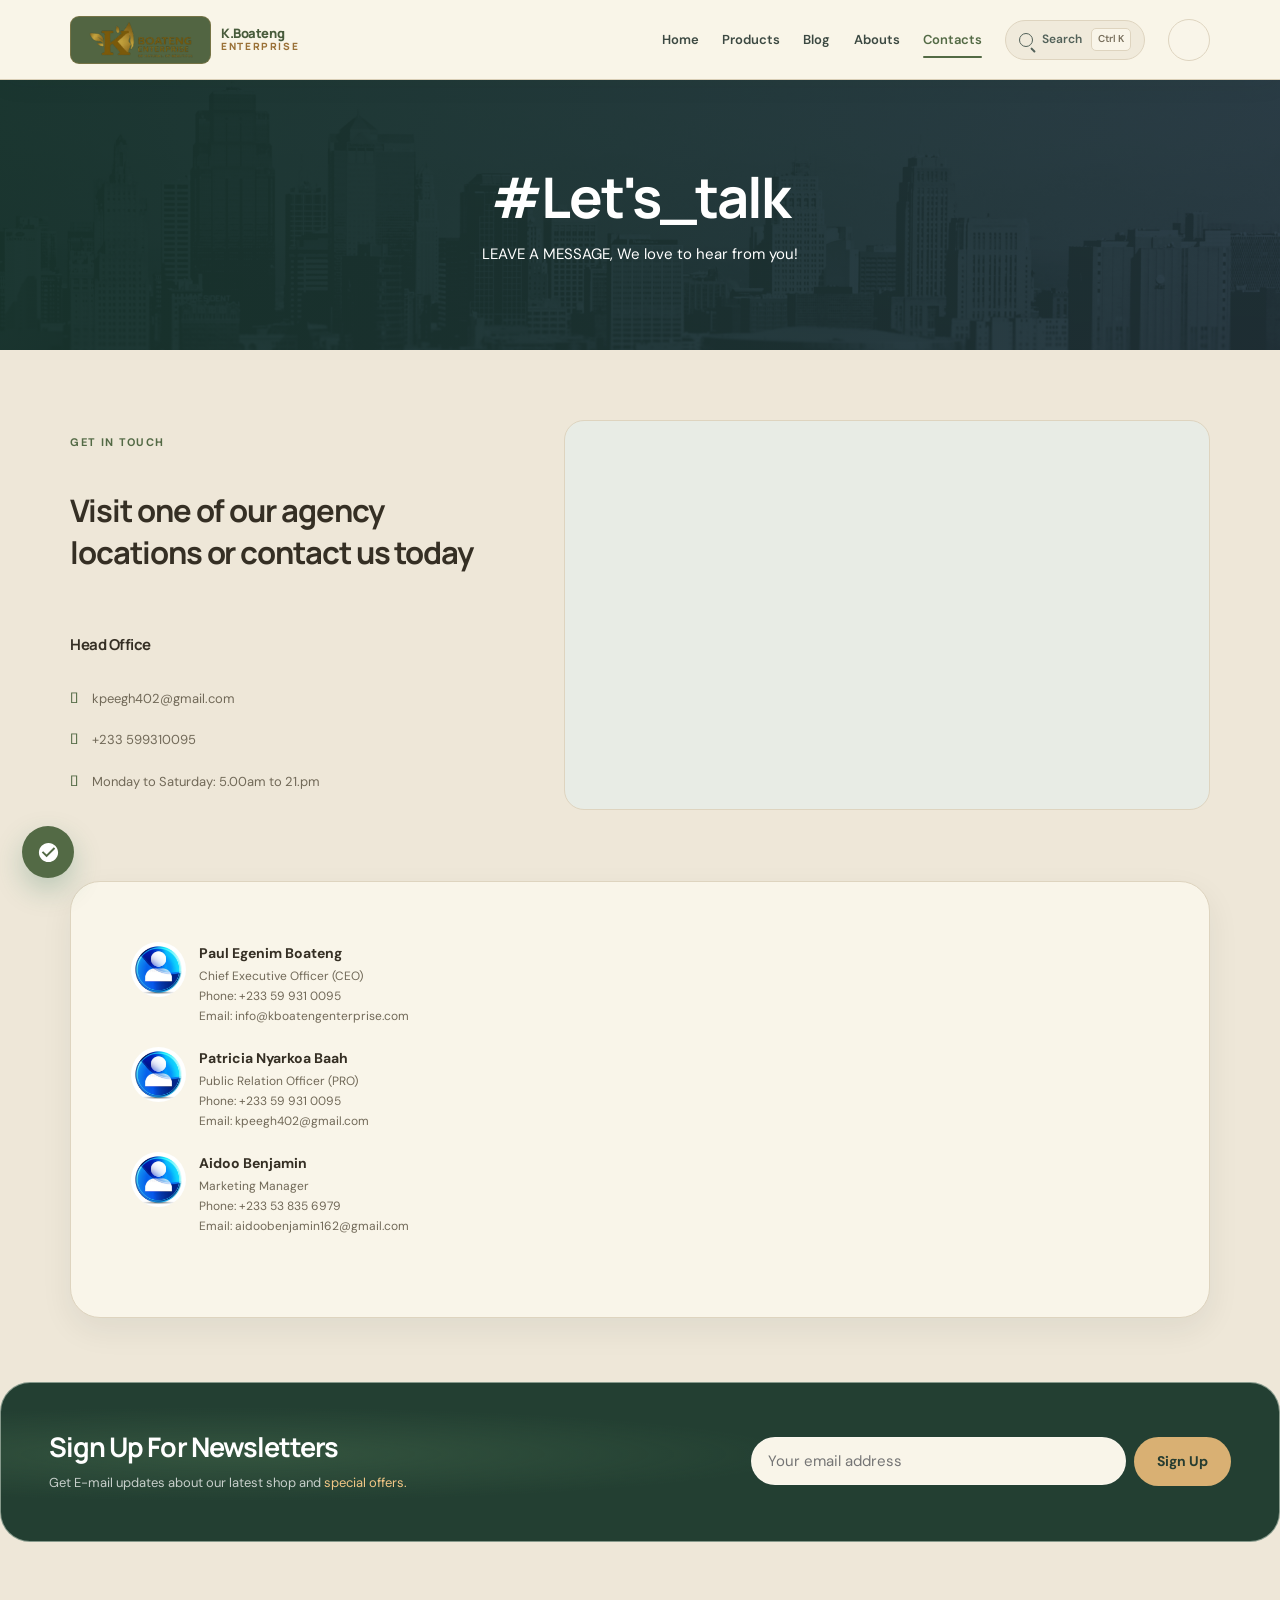
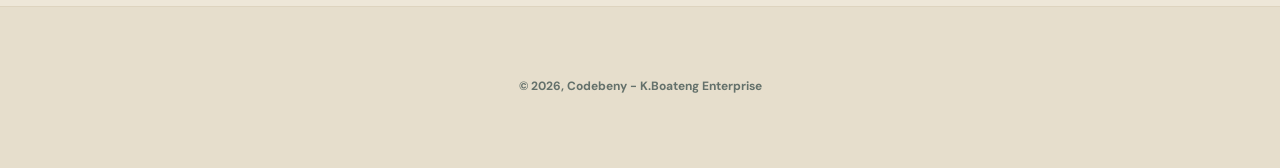
<file: contact.html>
<!DOCTYPE html>
<html lang="en">

    <head>
        <meta charset="UTF-8">
        <meta http-equiv="X-UA-Compatible" content="IE=edge">
        <meta name="viewport" content="width=device-width, initial-scale=1.0">
        <title>K.Boateng Enterprise | Contact Us</title>
        <link rel="stylesheet" href="https://pro.fontawesome.com/releases/v5.10.0/css/all.css" />
        <link rel="shortcut icon" href="img/favicon.ico" type="image/ico">
    <link rel="stylesheet" href="style.css">
</head>

    <body>
        <section id="header">
                       <a class="brand" href="index.html" aria-label="K.Boateng Enterprise home"><img src="img/logo.png" alt="K.Boateng Enterprise"><span class="brand-copy">K.Boateng<strong>Enterprise</strong></span></a>

            <div>
                <ul id="navbar">
                    <li><a href="index.html">Home</a></li>
                    <li><a href="shop.html">Products</a></li>
                    <li><a href="blog.html">Blog</a></li>
                    <li><a href="about.html">Abouts</a></li>
                    <li><a  class="active" href="contact.html">Contacts</a></li>
                    <li id="lg-bag"><a href="cart.html"><i class="far fa-shopping-bag"></i></a></li>
                    <button type="button" id="close" aria-label="Close navigation"><i class="far fa-times" aria-hidden="true"></i></button>
                </ul>
            </div>
            <div id="mobile">
                <a href="cart.html"><i class="far fa-shopping-bag"></i></a>
                <button id="bar" type="button" aria-label="Open navigation" aria-controls="navbar" aria-expanded="false"><i class="fas fa-bars" aria-hidden="true"></i></button>

            </div>
        </section>

        <section id="page-header" class="about-header">
            <h2>#Let's_talk</h2>
            <p>LEAVE A MESSAGE, We love to hear from you!</p>

        </section>

        <section id="contact-details" class="section-p1">
            <div class="details">
                <span>GET IN TOUCH </span> <br><br>
                <h2>Visit one of our agency locations or contact us today</h2> <br>
                <h3>Head Office</h3>
                <div>
                  <!---- <li>
                        <i class="fal fa-map"></i>
                        <p>Madina Market:Address: Nii Alotey St, Accra</p>
                   </li>-->
                   <li>
                    <i class="fal fa-envelope"></i>
                    <p> kpeegh402@gmail.com </p>
               </li>
               <li>
                <i class="fal fa-phone-alt"></i>
                <p>+233 599310095</p>
           </li>
           <li>
            <i class="fal fa-clock"></i>
            <p>Monday to Saturday: 5.00am to 21.pm</p>
       </li>
                </div>
            
            </div>

            <div class="map">
                <iframe src="https://www.google.com/maps/embed?pb=!1m18!1m12!1m3!1d3970.0201021150833!2d-0.14715882501369826!3d5.710233594271665!2m3!1f0!2f0!3f0!3m2!1i1024!2i768!4f13.1!3m3!1m2!1s0xfdf82b609511c9b%3A0x7642424af9e2acb3!2sInstitute%20of%20Accountancy%20Training!5e0!3m2!1sen!2sgh!4v1752403333431!5m2!1sen!2sgh" 
                width="600" height="450" style="border:0;" allowfullscreen="" loading="lazy" referrerpolicy="no-referrer-when-downgrade"></iframe>
            </div>
        </section>

        <section id="form-details">
         <!----   <form action="https://api.web3forms.com/submit" method="POST" class="">
                <span>LEAVE A MESSAGE</span>
                <h2>We love to hear from you</h2>
                <input type="text" placeholder="Your Name" required autocomplete="off" name="your_name">

                <input type="hidden" name="access_key" value="38f59a0c-4b3e-425e-86ee-6b6616def683">
                
                <input type="text" placeholder="E-mail" required autocapitalize="off" name="email_address">
                <input type="text" placeholder="Subject" required autocomplete="off" name="subject">
                <textarea name="your message" id="" color="30" rows="10" placeholder="Your Message" required></textarea>
                <button class="normal">Submit</button>
            </form>-->

            <div class="people">  
                <div>
                    <img src="img/people/4.png" alt="">
                    <p><span>Paul Egenim Boateng </span> Chief Executive Officer (CEO) <br> Phone: +233 59 931 0095
                    <br> Email: info@kboatengenterprise.com </p>
                </div>
                <div>
                    <img src="img/people/4.png" alt="">
                    <p><span>Patricia Nyarkoa Baah </span> Public Relation Officer (PRO) <br> Phone: +233 59 931 0095
                    <br> Email: kpeegh402@gmail.com </p>
                </div>
                <div>
                    <img src="img/people/4.png" alt="">
                    <p><span>Aidoo Benjamin </span> Marketing Manager <br> Phone: +233 53 835 6979
                    <br> Email: aidoobenjamin162@gmail.com </p>
                </div>
            </div>
        </section>

        <section id="newsletter" class="section-p1 section-m1">
            <div class="newstext">
                <h4>Sign Up For Newsletters</h4>
                <p>Get E-mail updates about our latest shop and <span>special offers.</span>
                </p>
            </div>
            <div class="form">
                <input type="text" placeholder="Your email address">
                <button class="normal">Sign Up</button>
            </div>
        </section>

        <footer class="section-p1">
          <div class="copyright">
            <b><p>&COPY; 2026, Codebeny - K.Boateng Enterprise</p></b>
          </div>
        </footer>
        



        <script src="script.js"></script>
        <script src="scroll-top.js"></script>
    <script src="ai-assistant.js"></script>
    <script src="product-catalog.js"></script>
    <script src="search.js"></script>
</body>

</html>
</file>
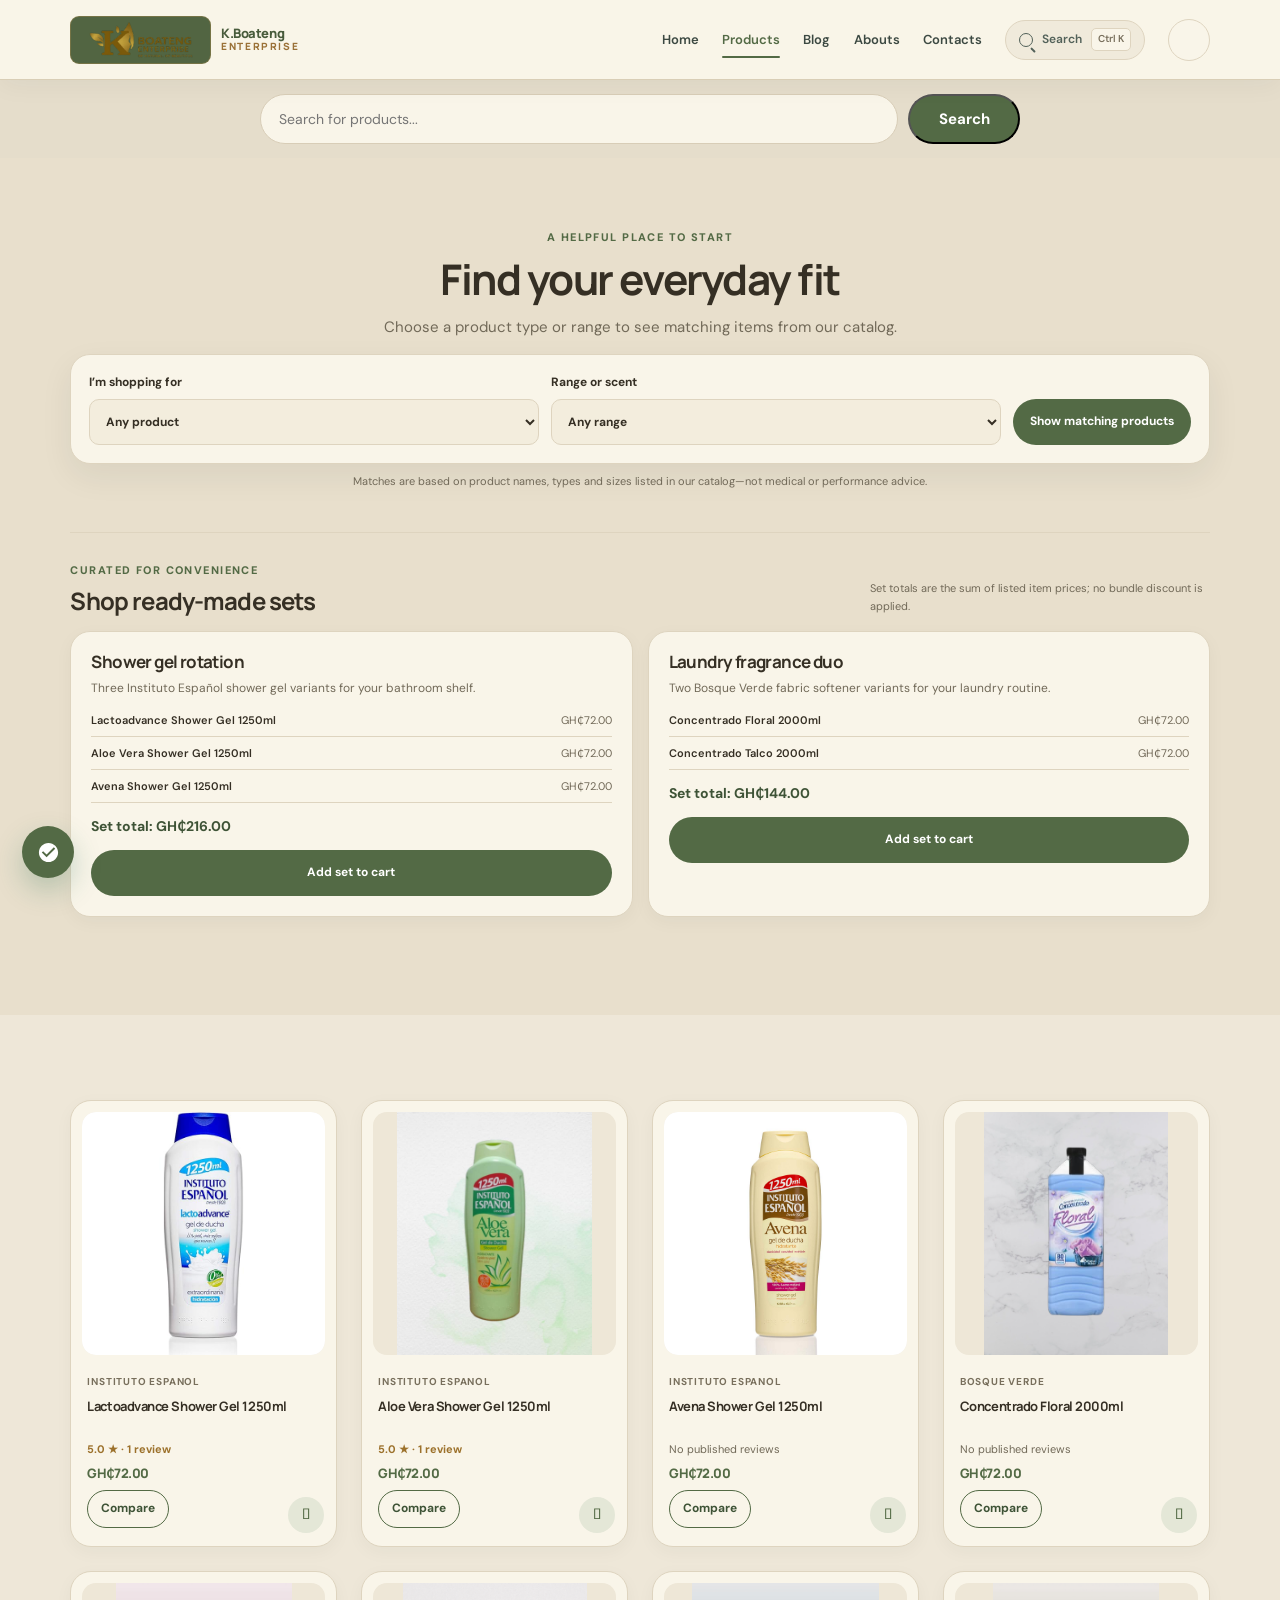
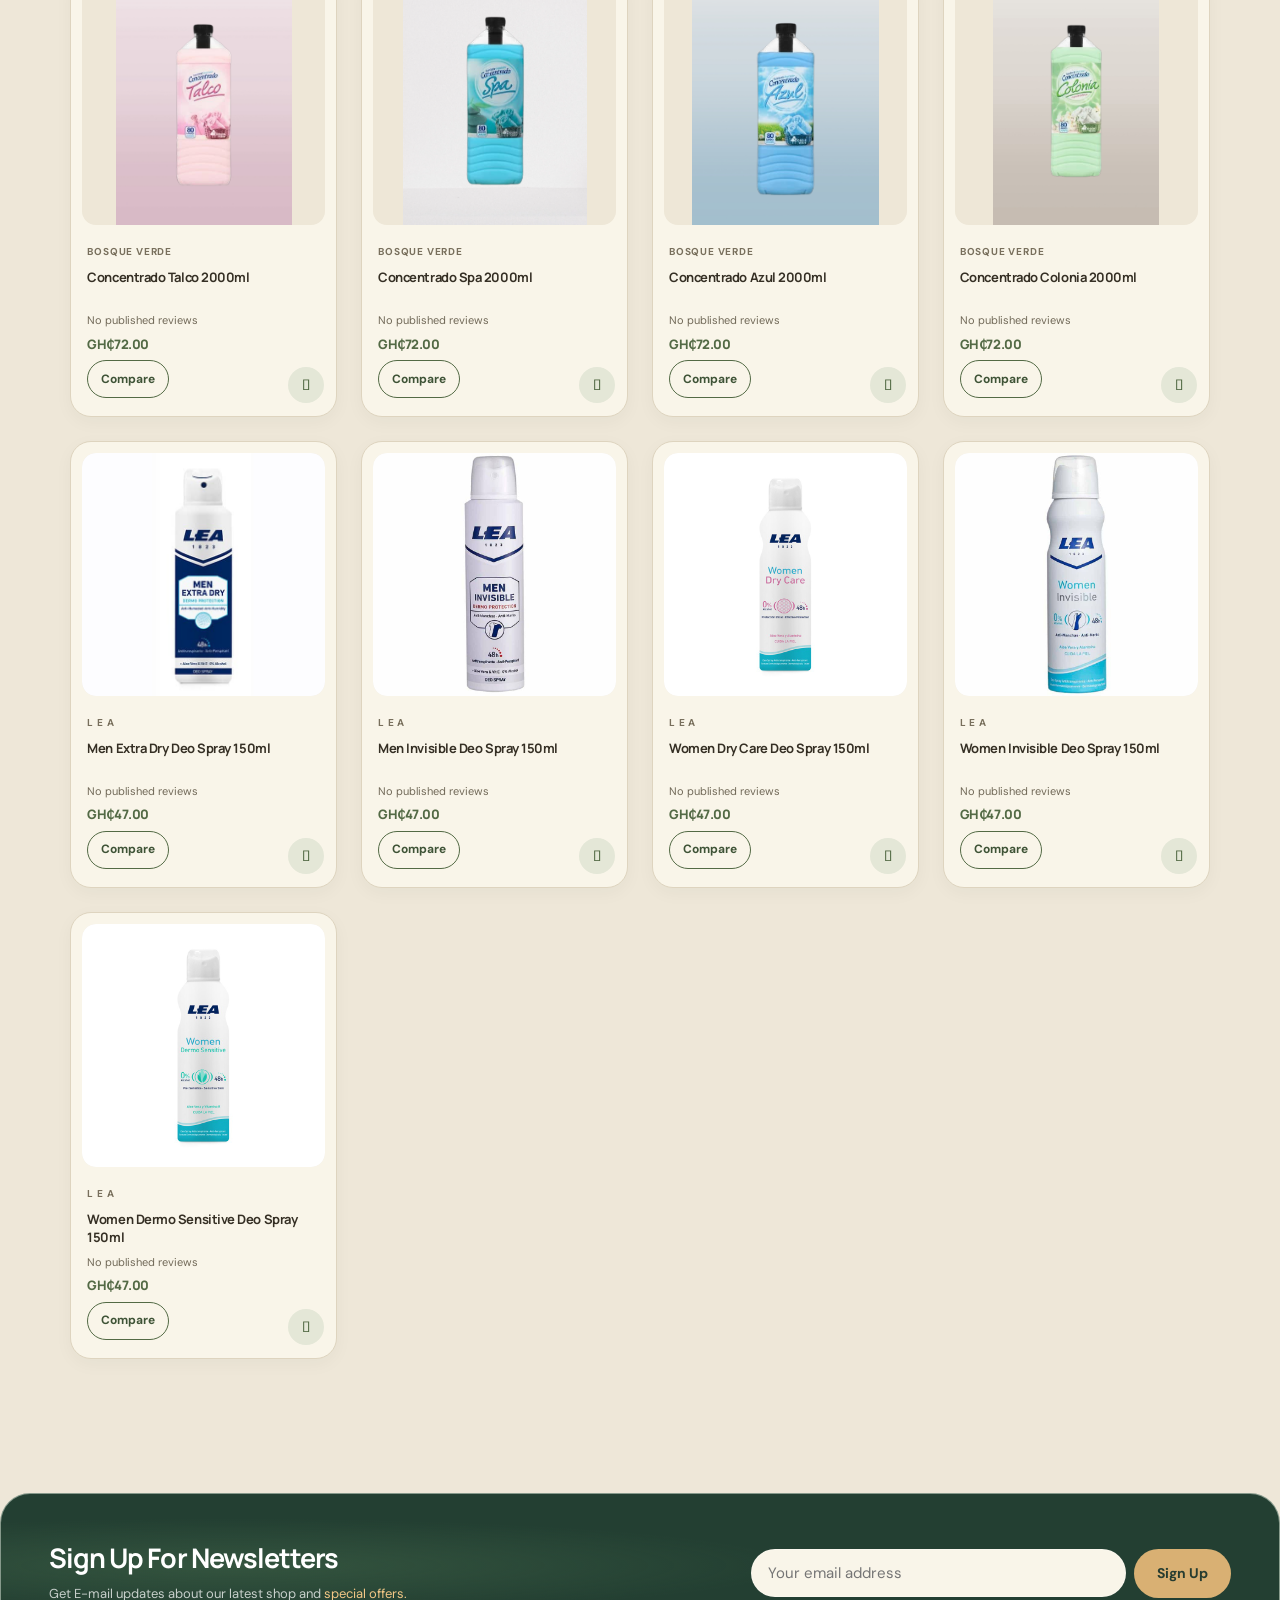
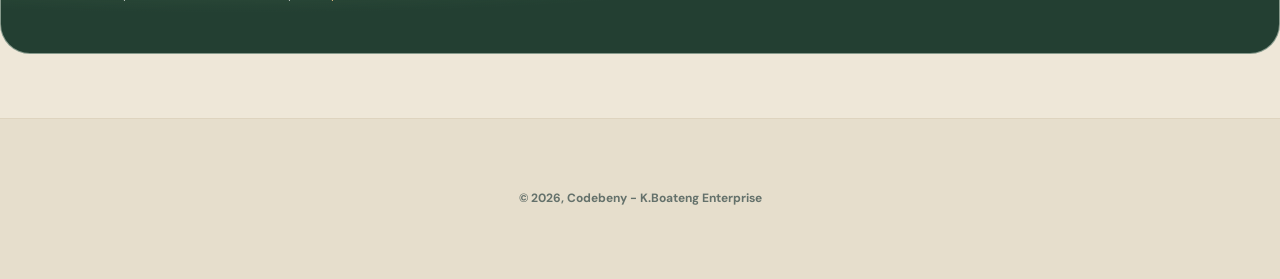
<file: shop.html>
<!DOCTYPE html>
<html lang="en">

    <head>
        <meta charset="UTF-8">
        <meta http-equiv="X-UA-Compatible" content="IE=edge">
        <meta name="viewport" content="width=device-width, initial-scale=1.0">
        <title>K.Boateng Enterprise | Products</title>
        <link rel="stylesheet" href="https://pro.fontawesome.com/releases/v5.10.0/css/all.css" />
        <link rel="shortcut icon" href="img/favicon.ico" type="image/ico">
        <link href="css/bootstrap.min.css" rel="stylesheet">
        <link href="css/bootstrap-icons.css" rel="stylesheet">
    <link rel="stylesheet" href="style.css">
</head>

    <body>
        <section id="header">
           <a class="brand" href="index.html" aria-label="K.Boateng Enterprise home"><img src="img/logo.png" alt="K.Boateng Enterprise"><span class="brand-copy">K.Boateng<strong>Enterprise</strong></span></a>

            <div>
                <ul id="navbar">
                    <li><a href="index.html">Home</a></li>
                    <li><a class="active" href="shop.html">Products</a></li>
                    <li><a href="blog.html">Blog</a></li>
                    <li><a href="about.html">Abouts</a></li>
                    <li><a href="contact.html">Contacts</a></li>
                    <li id="lg-bag"><a href="cart.html" ><i class="far fa-shopping-bag"></i></a></li>
                    <button type="button" id="close" aria-label="Close navigation"><i class="far fa-times" aria-hidden="true"></i></button>
                </ul>
            </div>


            <div id="mobile">
                <a href="cart.html"><i class="far fa-shopping-bag"></i></a>
                <button id="bar" type="button" aria-label="Open navigation" aria-controls="navbar" aria-expanded="false"><i class="fas fa-bars" aria-hidden="true"></i></button>

            </div>
        </section>
        <br><br><br><br>



        <section id="search">
            <div class="search-bar">
                <input type="text" id="search-bar" placeholder="Search for products..." >
                 <button onclick="searchProduct()">Search</button>
            </div>
        </section>


        <section id="product1" class="section-p1">
            
            <div class="pro-container">
                <div class="product" data-id="100" data-name="Lactoadvance Shower Gel 1250ml" data-price="72.00" data-image="img/products/f1.jpg">
                    <img src="img/products/f1.jpg" alt="" onclick="window.location.href='product-pages/lacto.html';">
                    <div class="des" >
                        <span>Instituto Espanol</span>
                        <h5>Lactoadvance Shower Gel 1250ml</h5>
                        <div class="star">
                            <i class="fas fa-star"></i>
                            <i class="fas fa-star"></i>
                            <i class="fas fa-star"></i>
                            <i class="fas fa-star"></i>
                            <i class="fas fa-star"></i>
 
                        </div>
                        <h4>GH₵72.00</h4>
                    </div>
                    
                    <a ><i class="fal fa-shopping-cart cart add-to-cart-btn"></i></a>

                </div>


                <div class="product" data-id="99" data-name="Aloe Vera Shower Gel 1250ml" data-price="72.00" data-image="img/products/f2.jpeg">
                    <img src="img/products/f2.jpeg" alt="" onclick="window.location.href='product-pages/aloe.html';">
                    <div class="des">
                        <span>Instituto Espanol</span>
                        <h5>Aloe Vera Shower Gel 1250ml</h5>
                        <div class="star">
                            <i class="fas fa-star"></i>
                            <i class="fas fa-star"></i>
                            <i class="fas fa-star"></i>
                            <i class="fas fa-star"></i>
                            <i class="fas fa-star"></i>

                        </div>
                        <h4>GH₵72.00</h4>
                    </div>
                    <a><i class="fal fa-shopping-cart cart add-to-cart-btn"></i></a>
                </div>              

                <div class="product" data-id="3" data-name="Avena Shower Gel 1250ml" data-price="72.00" data-image="img/products/f3.jpg">
                    <img src="img/products/f3.jpg" alt="" onclick="window.location.href='product-pages/avena.html';">
                    <div class="des">
                        <span>Instituto Espanol</span>
                        <h5>Avena Shower Gel 1250ml</h5>
                        <div class="star">
                            <i class="fas fa-star"></i>
                            <i class="fas fa-star"></i>
                            <i class="fas fa-star"></i>
                            <i class="fas fa-star"></i>
                            <i class="fas fa-star"></i>

                        </div>
                        <h4>GH₵72.00</h4>
                    </div>
                    <a ><i class="fal fa-shopping-cart cart add-to-cart-btn"></i></a>
                </div>                



                <div class="product" data-id="4" data-name="Concentrado Floral 2000ml" data-price="72.00" data-image="img/products/n1.5.png">
                    <img src="img/products/n1.5.png" alt="" onclick="window.location.href='product-pages/floral.html';">
                    <div class="des">
                        <span>Bosque Verde</span>
                        <h5>Concentrado Floral 2000ml</h5>
                        <div class="star">
                            <i class="fas fa-star"></i>
                            <i class="fas fa-star"></i>
                            <i class="fas fa-star"></i>
                            <i class="fas fa-star"></i>
                            <i class="fas fa-star"></i>

                        </div>
                        <h4>GH₵72.00</h4>
                    </div>
                    <a ><i class="fal fa-shopping-cart cart add-to-cart-btn"></i></a>
                </div>                
                <div class="product" data-id="5" data-name="Concentrado Talco 2000ml" data-price="72.00" data-image="img/products/n2.5.png">
                    <img src="img/products/n2.5.png" alt="" onclick="window.location.href='product-pages/talco.html';">
                    <div class="des">
                        <span>Bosque Verde</span>
                        <h5>Concentrado Talco 2000ml</h5>
                        <div class="star">
                            <i class="fas fa-star"></i>
                            <i class="fas fa-star"></i>
                            <i class="fas fa-star"></i>
                            <i class="fas fa-star"></i>
                            <i class="fas fa-star"></i>

                        </div>
                        <h4>GH₵72.00</h4>
                    </div>
                    <a ><i class="fal fa-shopping-cart cart add-to-cart-btn"></i></a>
                </div>               
                <div class="product" data-id="6" data-name="Concentrado Spa 2000ml" data-price="72.00" data-image="img/products/n3.5.png">
                    <img src="img/products/n3.5.png" alt="" onclick="window.location.href='product-pages/spa.html';">
                    <div class="des">
                        <span>Bosque Verde</span>
                        <h5>Concentrado Spa 2000ml</h5>
                        <div class="star">
                            <i class="fas fa-star"></i>
                            <i class="fas fa-star"></i>
                            <i class="fas fa-star"></i>
                            <i class="fas fa-star"></i>
                            <i class="fas fa-star"></i>

                        </div>
                        <h4>GH₵72.00</h4>
                    </div>
                    <a ><i class="fal fa-shopping-cart cart add-to-cart-btn"></i></a>
                </div>               
                <div class="product" data-id="7" data-name="Concentrado Azul 2000ml" data-price="72.00" data-image="img/products/n4.5.png">
                    <img src="img/products/n4.5.png" alt="" onclick="window.location.href='product-pages/azul.html';">
                    <div class="des">
                        <span>Bosque Verde</span>
                        <h5>Concentrado Azul 2000ml</h5>
                        <div class="star">
                            <i class="fas fa-star"></i>
                            <i class="fas fa-star"></i>
                            <i class="fas fa-star"></i>
                            <i class="fas fa-star"></i>
                            <i class="fas fa-star"></i>

                        </div>
                        <h4>GH₵72.00</h4>
                    </div>
                    <a ><i class="fal fa-shopping-cart cart add-to-cart-btn"></i></a>
                </div>               
                <div class="product" data-id="8" data-name="Concentrado Colonia 2000ml" data-price="72.00" data-image="img/products/n5.5.png">
                    <img src="img/products/n5.5.png" alt="" onclick="window.location.href='product-pages/colonia.html';">
                    <div class="des">
                        <span>Bosque Verde</span>
                        <h5>Concentrado Colonia 2000ml</h5>
                        <div class="star">
                            <i class="fas fa-star"></i>
                            <i class="fas fa-star"></i>
                            <i class="fas fa-star"></i>
                            <i class="fas fa-star"></i>
                            <i class="fas fa-star"></i>

                        </div>
                        <h4>GH₵72.00</h4>
                    </div>
                    <a ><i class="fal fa-shopping-cart cart add-to-cart-btn"></i></a>
                </div>
                    
                <div class="product" data-id="37" data-name="Men Extra Dry Deo Spray 150ml" data-price="47.00" data-image="img/products/p5.jpeg">
                    <img src="img/products/p5.jpeg" alt="" onclick="window.location.href='';">
                    <div class="des">
                        <span>L E A</span>
                        <h5>Men Extra Dry Deo Spray 150ml</h5>
                        <div class="star">
                            <i class="fas fa-star"></i>
                            <i class="fas fa-star"></i>
                            <i class="fas fa-star"></i>
                            <i class="fas fa-star"></i>
                            <i class="fas fa-star"></i>

                        </div>
                        <h4>GH₵47.00</h4>
                    </div>
                    <a ><i class="fal fa-shopping-cart cart add-to-cart-btn"></i></a>
                </div>   
                    
                <div class="product" data-id="36" data-name="Men Invisible Deo Spray 150ml" data-price="47.00" data-image="img/products/p4.jpeg">
                    <img src="img/products/p4.jpeg" alt="" onclick="window.location.href='';">
                    <div class="des">
                        <span>L E A</span>
                        <h5>Men Invisible Deo Spray 150ml</h5>
                        <div class="star">
                            <i class="fas fa-star"></i>
                            <i class="fas fa-star"></i>
                            <i class="fas fa-star"></i>
                            <i class="fas fa-star"></i>
                            <i class="fas fa-star"></i>

                        </div>
                        <h4>GH₵47.00</h4>
                    </div>
                    <a ><i class="fal fa-shopping-cart cart add-to-cart-btn"></i></a>
                </div>  
                
                <div class="product" data-id="34" data-name="Women Dry Care 150ml" data-price="47.00" data-image="img/products/p2.jpeg">
                    <img src="img/products/p2.jpeg" alt="" onclick="window.location.href='';">
                    <div class="des">
                        <span>L E A</span>
                        <h5>Women Dry Care Deo Spray 150ml</h5>
                        <div class="star">
                            <i class="fas fa-star"></i>
                            <i class="fas fa-star"></i>
                            <i class="fas fa-star"></i>
                            <i class="fas fa-star"></i>
                            <i class="fas fa-star"></i>

                        </div>
                        <h4>GH₵47.00</h4>
                    </div>
                    <a ><i class="fal fa-shopping-cart cart add-to-cart-btn"></i></a>
                </div>   
                    
                <div class="product" data-id="33" data-name="Women Invisible 150ml" data-price="47.00" data-image="img/products/p3.jpeg">
                    <img src="img/products/p3.jpeg" alt="" onclick="window.location.href='';">
                    <div class="des">
                        <span>L E A</span>
                        <h5>Women Invisible Deo Spray 150ml</h5>
                        <div class="star">
                            <i class="fas fa-star"></i>
                            <i class="fas fa-star"></i>
                            <i class="fas fa-star"></i>
                            <i class="fas fa-star"></i>
                            <i class="fas fa-star"></i>

                        </div>
                        <h4>GH₵47.00</h4>
                    </div>
                    <a ><i class="fal fa-shopping-cart cart add-to-cart-btn"></i></a>
                </div>   
                    
                <div class="product" data-id="35" data-name="Women Dermo Sensitive 150ml" data-price="47.00" data-image="img/products/p1.jpeg">
                    <img src="img/products/p1.jpeg" alt="" onclick="window.location.href='';">
                    <div class="des">
                        <span>L E A</span>
                        <h5>Women Dermo Sensitive Deo Spray 150ml</h5>
                        <div class="star">
                            <i class="fas fa-star"></i>
                            <i class="fas fa-star"></i>
                            <i class="fas fa-star"></i>
                            <i class="fas fa-star"></i>
                            <i class="fas fa-star"></i>

                        </div>
                        <h4>GH₵47.00</h4>
                    </div>
                    <a ><i class="fal fa-shopping-cart cart add-to-cart-btn"></i></a>
                </div>   

        </section>


      <!---- <section id="pagination" class="section-p1">
            <a href=""><i class="fal fa-long-arrow-alt-left"></i></a> 
            <a href="shop.html" class="active">1</a> 
            <a href="">2</a> 
            <a href="">3</a> 
            <a href="">4</a> 
            <a href=""><i class="fal fa-long-arrow-alt-right"></i></a> 

        </section>-->

        <section id="newsletter" class="section-p1 section-m1">
            <div class="newstext">
                <h4>Sign Up For Newsletters</h4>
                <p>Get E-mail updates about our latest shop and <span>special offers.</span>
                </p>
            </div>
            <div class="form">
                <input type="text" placeholder="Your email address">
                <button class="normal">Sign Up</button>
            </div>
        </section>

        <footer class="section-p1">
          <div class="copyright">
       <b><p>&COPY; 2026, Codebeny - K.Boateng Enterprise </p></b>
          </div>
        </footer>
        


       <script src="shop.js"></script>
        
        <script src="scroll-top.js"></script>
    <script src="ai-assistant.js"></script>
    <script src="product-catalog.js"></script>
    <script src="product-finder.js"></script>
    <script src="approved-product-reviews.js"></script>
    <script src="product-experience.js"></script>
    <script src="search.js"></script>
</body>

</html>
</file>
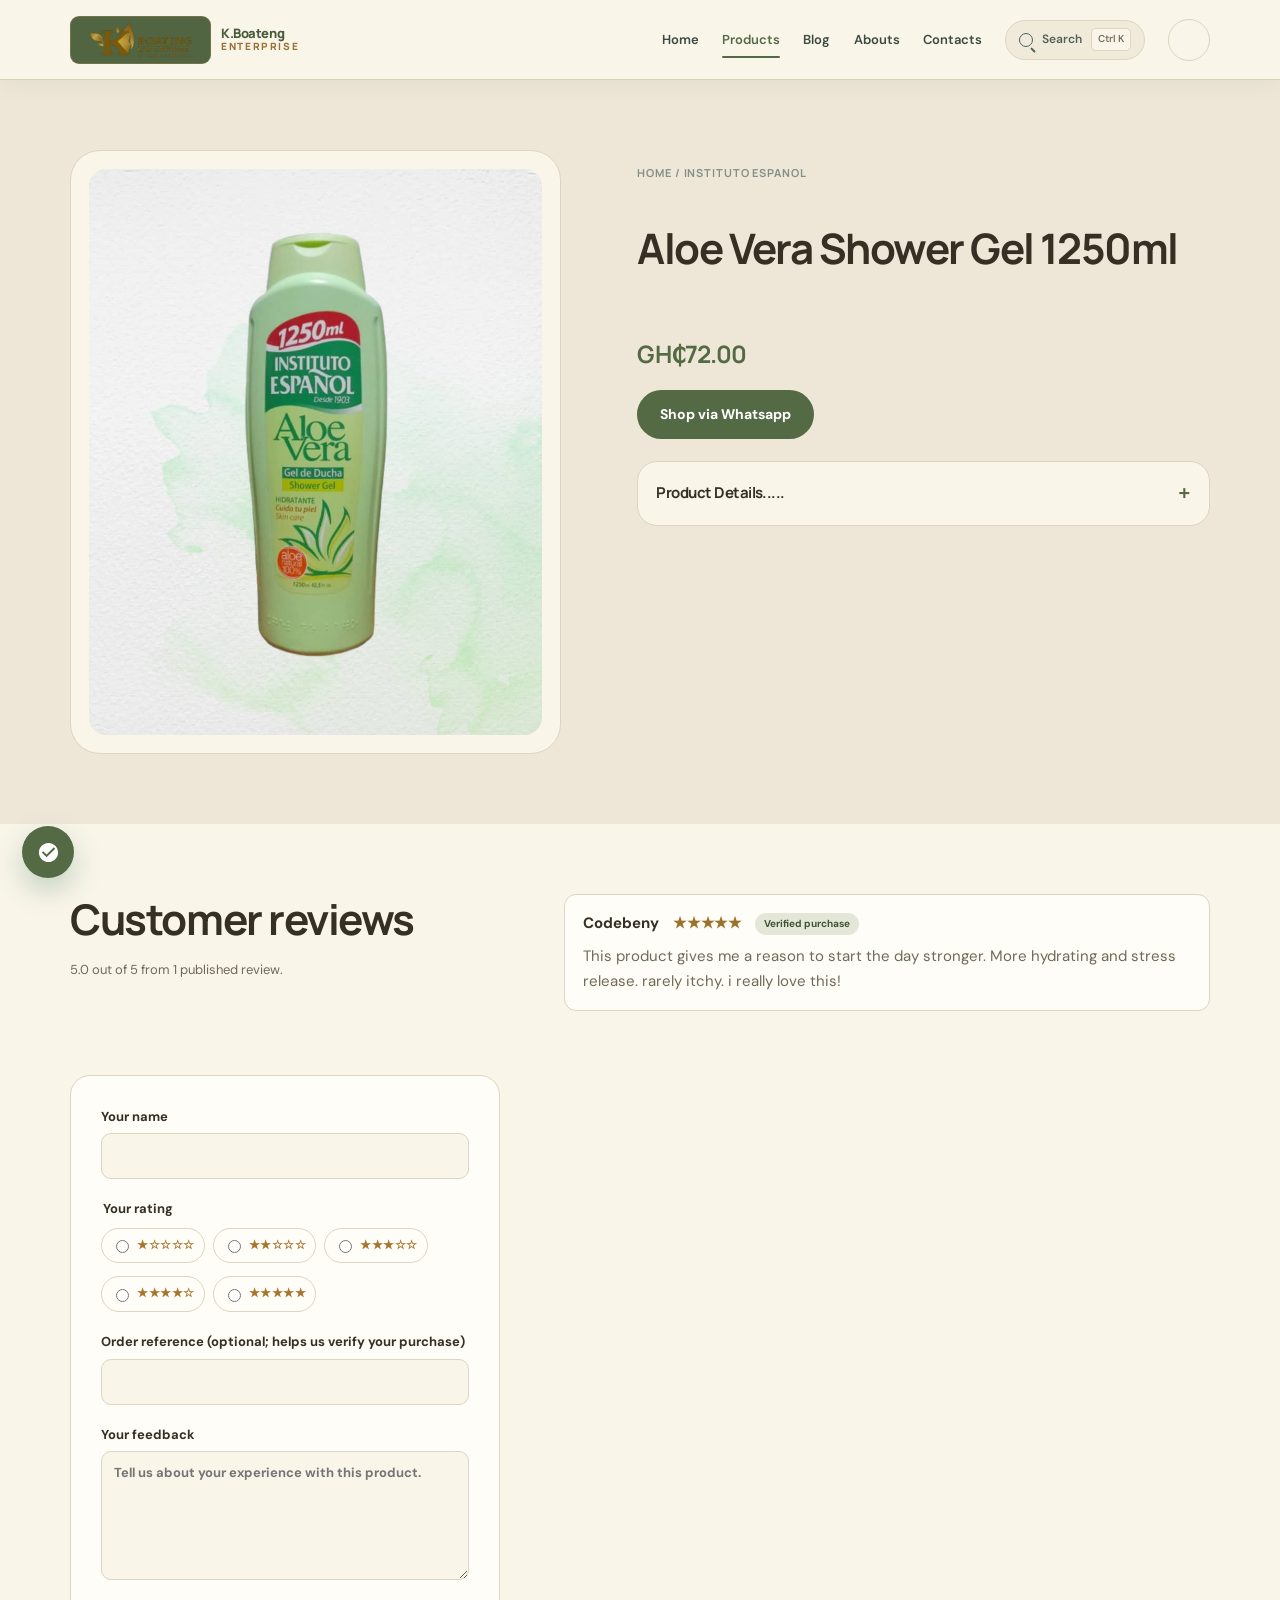
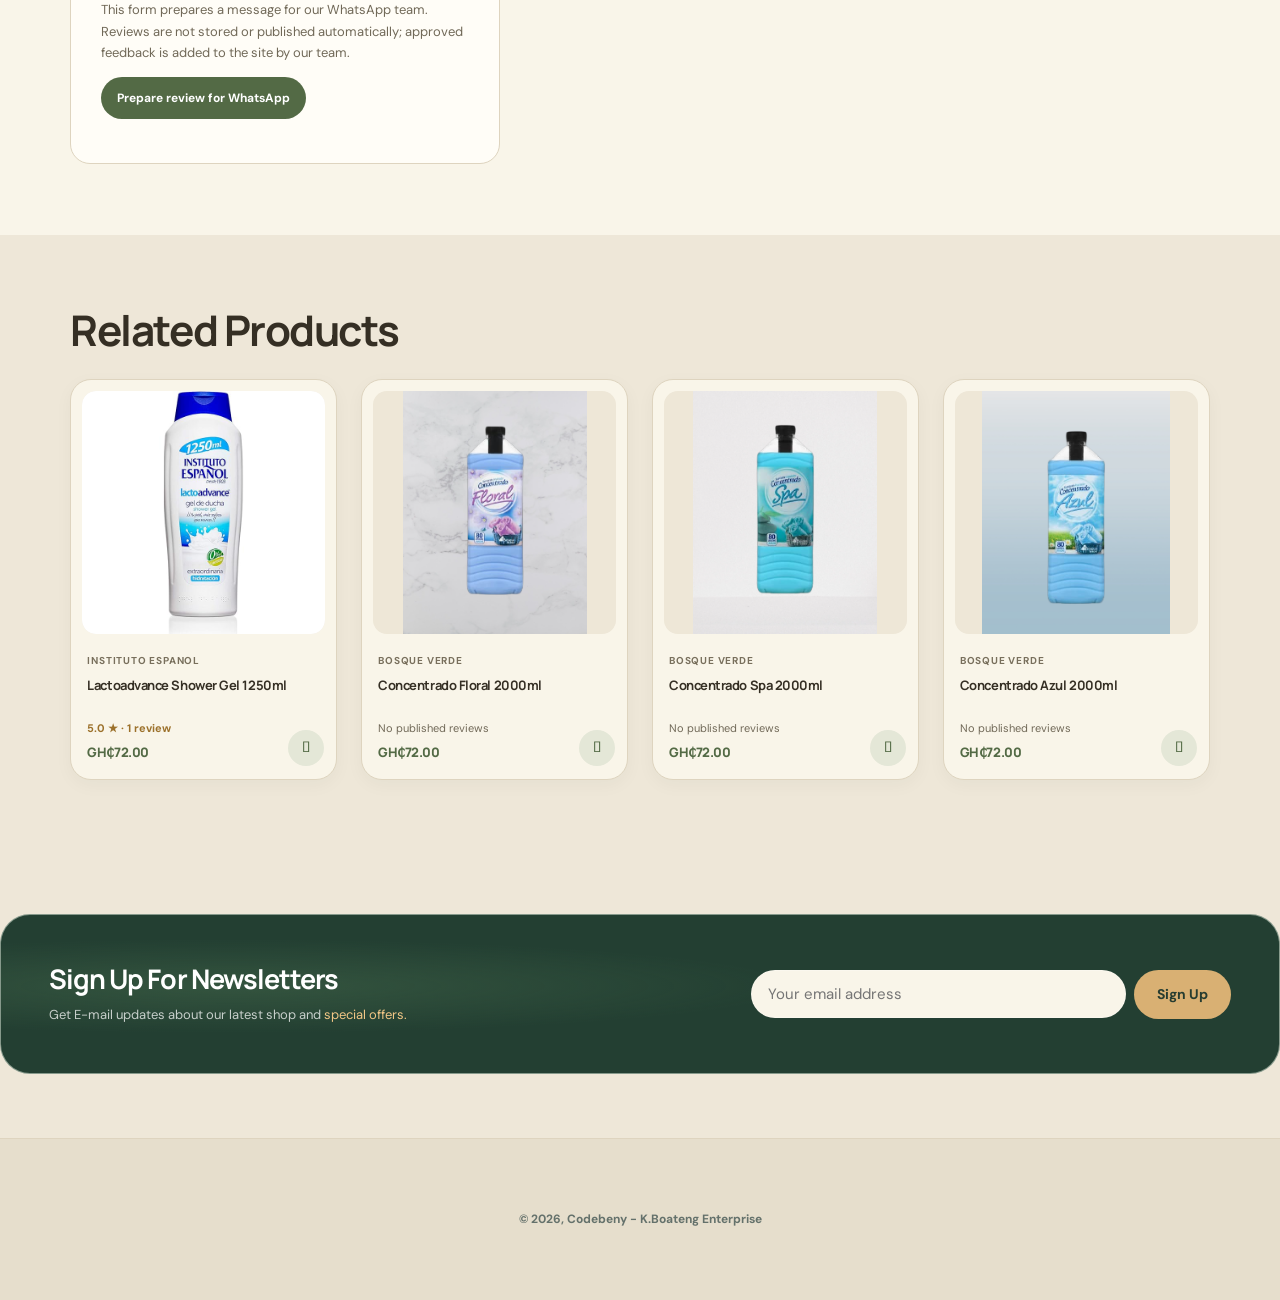
<file: product-pages/aloe.html>
<!DOCTYPE html>
<html lang="en">

    <head>
        <meta charset="UTF-8">
        <meta http-equiv="X-UA-Compatible" content="IE=edge">
        <meta name="viewport" content="width=device-width, initial-scale=1.0">
        <base href="../">
        <title>Aloe Vera Shower Gel | K.Boateng Enterprise</title>
        <link rel="stylesheet" href="https://pro.fontawesome.com/releases/v5.10.0/css/all.css" />
        <link rel="shortcut icon" href="img/favicon.ico" type="image/ico">
    <link rel="stylesheet" href="style.css">
</head>

    <body>
        <section id="header">
           <a class="brand" href="index.html" aria-label="K.Boateng Enterprise home"><img src="img/logo.png" alt="K.Boateng Enterprise"><span class="brand-copy">K.Boateng<strong>Enterprise</strong></span></a>

            <div>
                <ul id="navbar">
                    <li><a href="index.html">Home</a></li>
                    <li><a class="active" href="shop.html">Products</a></li>
                    <li><a href="blog.html">Blog</a></li>
                    <li><a href="about.html">Abouts</a></li>
                    <li><a href="contact.html">Contacts</a></li>
                    <li id="lg-bag"><a href="cart.html"><i class="far fa-shopping-bag"></i></a></li>
                    <button type="button" id="close" aria-label="Close navigation"><i class="far fa-times" aria-hidden="true"></i></button>
                </ul>
            </div>
        
            <div id="mobile">
                <a href="cart.html"><i class="far fa-shopping-bag"></i></a>
                <button id="bar" type="button" aria-label="Open navigation" aria-controls="navbar" aria-expanded="false"><i class="fas fa-bars" aria-hidden="true"></i></button>

            </div>
        </section>
<br><br><br>
  <section id="prodetails" class="section-p1">
    <div class="single-pro-img product" data-id="99" data-name="Aloe Vera Shower Gel 1250ml" data-price="72.00" data-image="img/products/f2.jpeg">
        <img src="img/products/f2.jpeg" width="100%" id="MainImg" alt="">
    </div>
    <div class="single-pro-details">
        <h6>Home / Instituto Espanol</h6>
        <h4>Aloe Vera Shower Gel 1250ml</h4>
        <h2>GH₵72.00</h2>

        <form id="order-whatsapp-form" action="https://wa.me/233538356979" method="get" target="_blank">
        <button class="normal">Shop via Whatsapp</button>
        </form>

        <div class="summary">
            <h4 class="product-details-toggle">Product Details.....</h4>
            <span class="product-details-content">
                Introducing the <b>Instituto Espanol Aloe Vera Shower Gel 1250ml</b> – your ultimate solution
                for naturally beautiful and healthy-looking skin! Are you searching for a shower gel that 
                does more than just clean? One that actively works to improve your skin's appearance, tackles 
                concerns like <b>stretch marks, refreshes cracked skin, and helps to cure pores?</b> Look no
                further! This generous 1250ml bottle is infused with the incredible benefits of <b>100% aloe 
                vera</b>, a time-honored ingredient renowned for its exceptional healing and soothing properties,
                making it perfect for <b>all skin complexions</b>. Instituto Espanol Aloe Vera Shower Gel is a 
                powerful ally in your skincare routine. The concentrated power of aloe vera deeply hydrates and
                nourishes, helping to diminish the appearance of stretch marks over time and significantly improving
                the texture of dry, cracked skin. Its purifying action works to cleanse and tighten pores, 
                promoting a smoother, more refined skin surface. With each invigorating lather, you'll experience 
                a gentle yet effective cleanse that respects your skin's natural balance. The light, refreshing
                scent will awaken your senses, leaving you feeling revitalized and confident. Regular use of this
                remarkable shower gel will not only cleanse but also actively <b>rejuvenate your skin</b>, restoring
                its natural vitality and leaving it feeling incredibly soft, supple, and healthy. Embrace the remarkable
                benefits of nature with Instituto Espanol Aloe Vera Shower Gel and discover the secret to clear, smooth, 
                and beautifully radiant skin. Make it an indispensable part of your daily regimen and let your skin thrive!
            </span>
        </div>
    </div>
</section>


    <section id="product1" class="section-p1">
        <h2>Related Products</h2>
        <div class="pro-container">
            <div class="product" data-id="100" data-name="Lactoadvance Shower Gel 1250ml" data-price="72.00" data-image="img/products/f1.jpg">
                <img src="img/products/f1.jpg" alt="" onclick="window.location.href='product-pages/lacto.html';">
                <div class="des">
                    <span>Instituto Espanol</span>
                    <h5>Lactoadvance Shower Gel 1250ml</h5>
                    <div class="star">
                        <i class="fas fa-star"></i>
                        <i class="fas fa-star"></i>
                        <i class="fas fa-star"></i>
                        <i class="fas fa-star"></i>
                        <i class="fas fa-star"></i>

                    </div>
                    <h4>GH₵72.00</h4>
                </div>
                <a ><i class="fal fa-shopping-cart cart add-to-cart-btn"></i></a>
            </div>
            <div class="product" data-id="4" data-name="Concentrado Floral 2000ml" data-price="72.00" data-image="img/products/n1.5.png">
                <img src="img/products/n1.5.png" alt="" onclick="window.location.href='product-pages/floral.html';">
                <div class="des">
                    <span>Bosque Verde</span>
                    <h5>Concentrado Floral 2000ml</h5>
                    <div class="star">
                        <i class="fas fa-star"></i>
                        <i class="fas fa-star"></i>
                        <i class="fas fa-star"></i>
                        <i class="fas fa-star"></i>
                        <i class="fas fa-star"></i>

                    </div>
                    <h4>GH₵72.00</h4>
                </div>
                <a><i class="fal fa-shopping-cart cart add-to-cart-btn"></i></a>
            </div>                
            <div class="product" data-id="6" data-name="Concentrado Spa 2000ml" data-price="72.00" data-image="img/products/n3.5.png">
                <img src="img/products/n3.5.png" alt="" onclick="window.location.href='product-pages/spa.html';">
                <div class="des">
                    <span>Bosque Verde</span>
                    <h5>Concentrado Spa 2000ml</h5>
                    <div class="star">
                        <i class="fas fa-star"></i>
                        <i class="fas fa-star"></i>
                        <i class="fas fa-star"></i>
                        <i class="fas fa-star"></i>
                        <i class="fas fa-star"></i>

                    </div>
                    <h4>GH₵72.00</h4>
                </div>
                <a ><i class="fal fa-shopping-cart cart add-to-cart-btn"></i></a>
            </div>                
            <div class="product" data-id="7" data-name="Concentrado Azul 2000ml" data-price="72.00" data-image="img/products/n4.5.png">
                <img src="img/products/n4.5.png" alt="" onclick="window.location.href='product-pages/azul.html';">
                <div class="des">
                    <span>Bosque Verde</span>
                    <h5>Concentrado Azul 2000ml</h5>
                    <div class="star">
                        <i class="fas fa-star"></i>
                        <i class="fas fa-star"></i>
                        <i class="fas fa-star"></i>
                        <i class="fas fa-star"></i>
                        <i class="fas fa-star"></i>

                    </div>
                    <h4>GH₵72.00</h4>
                </div>
                <a ><i class="fal fa-shopping-cart cart add-to-cart-btn"></i></a>
            </div>               
          
        </div>

    </section>

        <section id="newsletter" class="section-p1 section-m1">
            <div class="newstext">
                <h4>Sign Up For Newsletters</h4>
                <p>Get E-mail updates about our latest shop and <span>special offers.</span>
                </p>
            </div>
            <div class="form">
                <input type="text" placeholder="Your email address">
                <button class="normal">Sign Up</button>
            </div>
        </section>

        <footer class="section-p1">
          <div class="copyright">
       <b><p>&COPY; 2026, Codebeny - K.Boateng Enterprise </p></b>
          </div>
        </footer>
        


        <script src="shop.js"></script>
        
        <script src="scroll-top.js"></script>
    <script src="ai-assistant.js"></script>
    <script src="product-catalog.js"></script>
    <script src="approved-product-reviews.js"></script>
    <script src="product-experience.js"></script>
    <script src="search.js"></script>
</body>

</html>
</file>
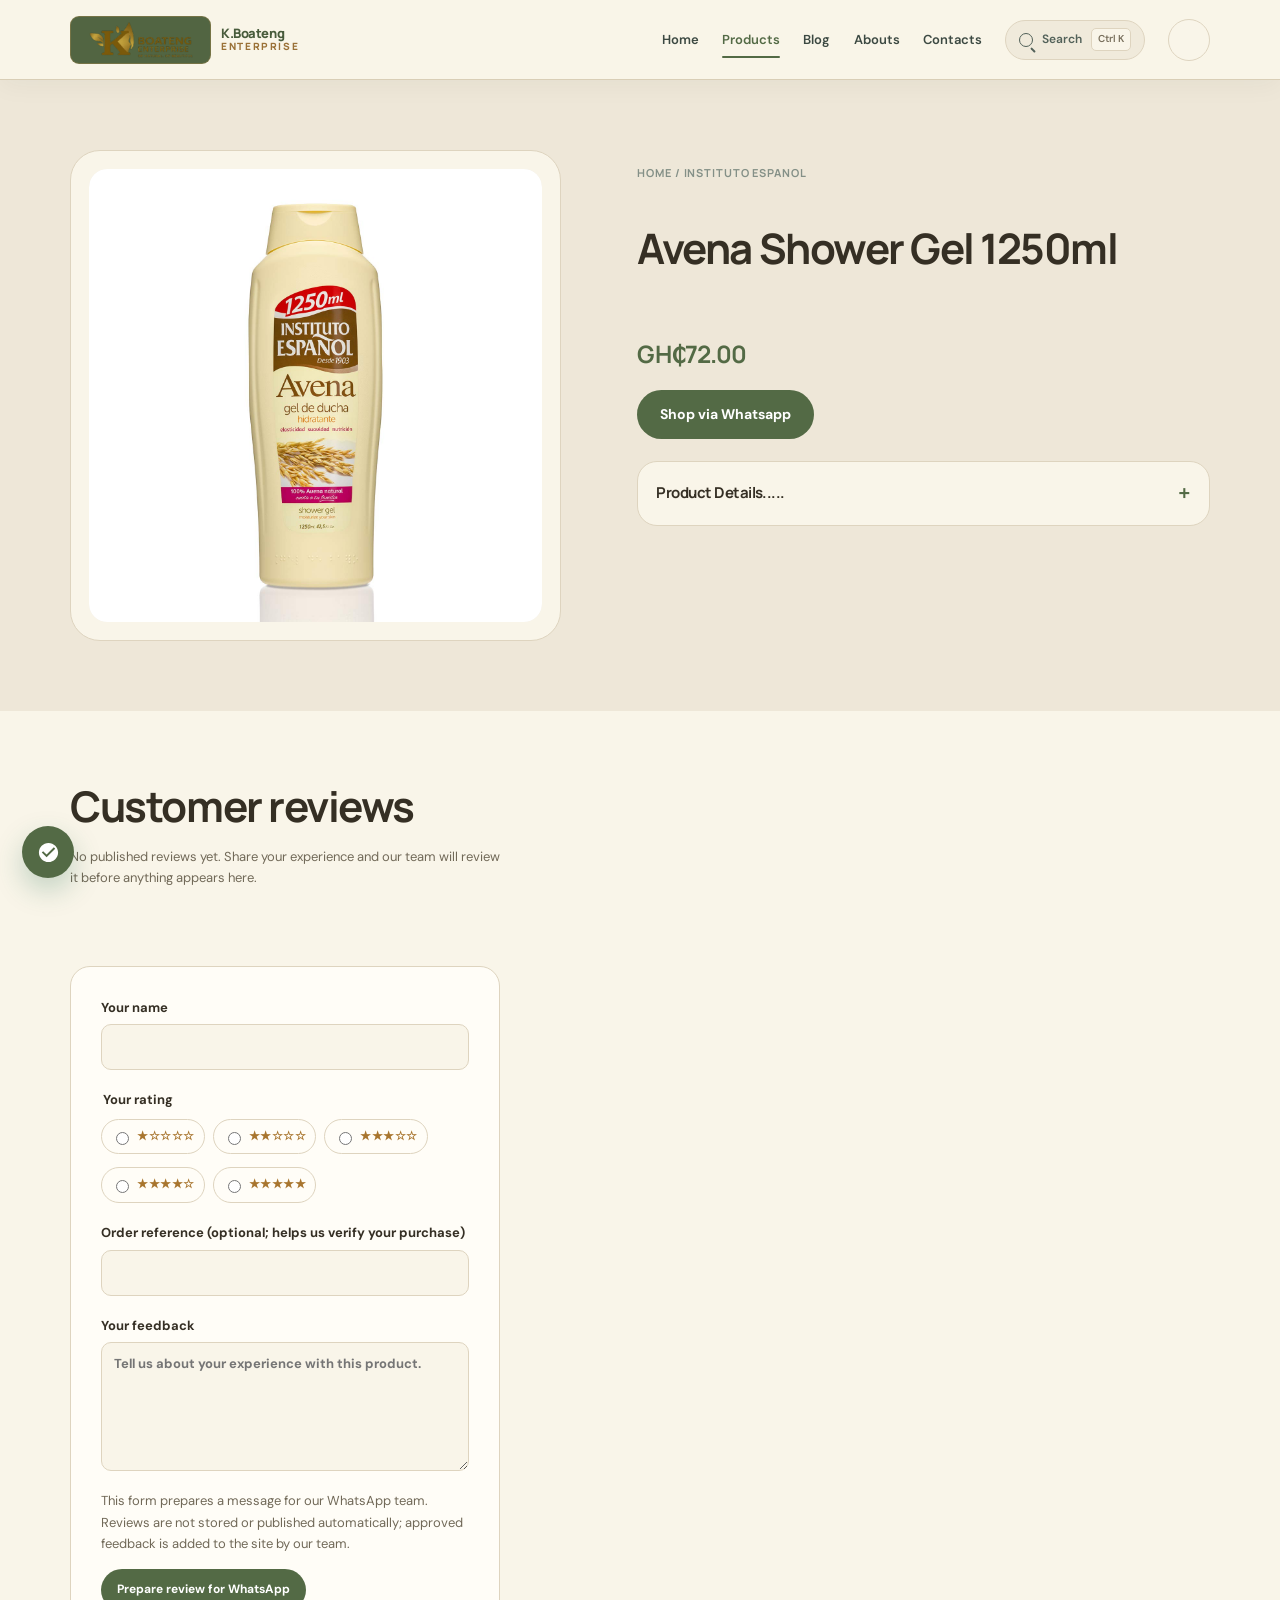
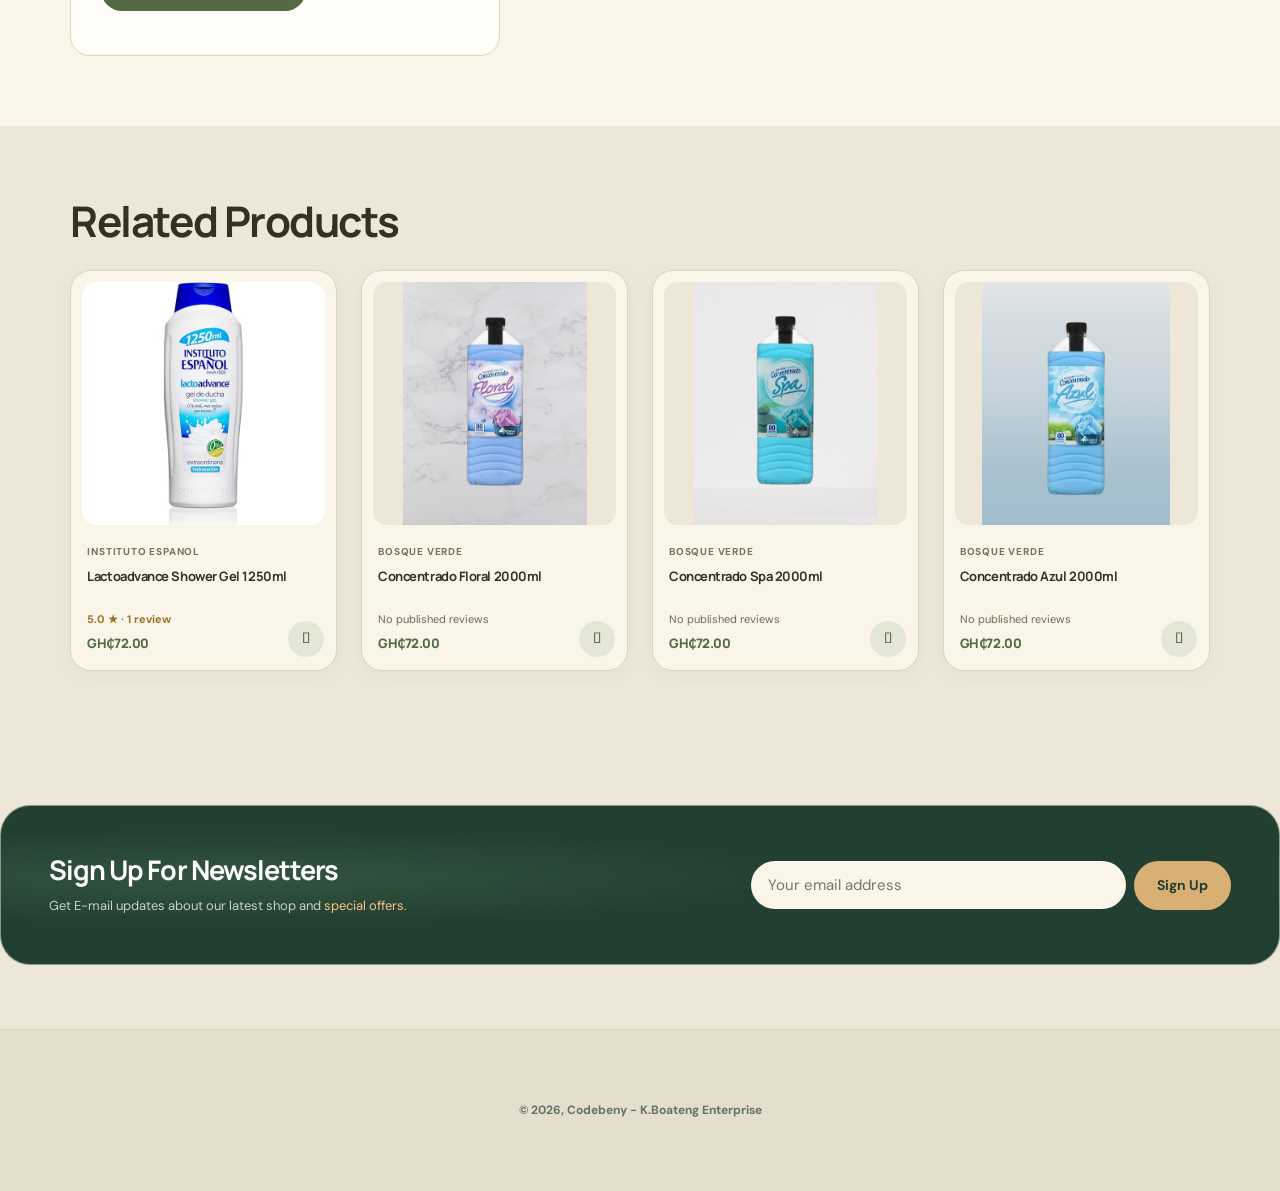
<file: product-pages/avena.html>
<!DOCTYPE html>
<html lang="en">

    <head>
        <meta charset="UTF-8">
        <meta http-equiv="X-UA-Compatible" content="IE=edge">
        <meta name="viewport" content="width=device-width, initial-scale=1.0">
        <base href="../">
        <title>Avena Shower Gel | K.Boateng Enterprise</title>
        <link rel="stylesheet" href="https://pro.fontawesome.com/releases/v5.10.0/css/all.css" />
        <link rel="shortcut icon" href="img/favicon.ico" type="image/ico">
    <link rel="stylesheet" href="style.css">
</head>

    <body>
        <section id="header">
           <a class="brand" href="index.html" aria-label="K.Boateng Enterprise home"><img src="img/logo.png" alt="K.Boateng Enterprise"><span class="brand-copy">K.Boateng<strong>Enterprise</strong></span></a>

           <div>
                <ul id="navbar">
                    <li><a href="index.html">Home</a></li>
                    <li><a class="active" href="shop.html">Products</a></li>
                    <li><a href="blog.html">Blog</a></li>
                    <li><a href="about.html">Abouts</a></li>
                    <li><a href="contact.html">Contacts</a></li>
                    <li id="lg-bag"><a href="cart.html"><i class="far fa-shopping-bag"></i></a></li>
                    <button type="button" id="close" aria-label="Close navigation"><i class="far fa-times" aria-hidden="true"></i></button>
                </ul>
            </div>
        
            <div id="mobile">
                <a href="cart.html"><i class="far fa-shopping-bag"></i></a>
                <button id="bar" type="button" aria-label="Open navigation" aria-controls="navbar" aria-expanded="false"><i class="fas fa-bars" aria-hidden="true"></i></button>

            </div>
        </section>
<br><br><br>
  <section id="prodetails" class="section-p1">
        <div class="single-pro-img product" data-id="3" data-name="Avena Shower Gel 1250ml" data-price="72.00" data-image="img/products/f3.jpg">
            <img src="img/products/f3.jpg" width="100%" id="MainImg" alt="">
        </div>
        <div class="single-pro-details" >
           <h6>Home / Instituto Espanol</h6>
            <h4>Avena Shower Gel 1250ml</h4>
            <h2>GH₵72.00</h2>

        <form id="order-whatsapp-form" action="https://wa.me/233538356979" method="get" target="_blank">
        <button class="normal">Shop via Whatsapp</button>
        </form>

        <div class="summary">
            <h4 class="product-details-toggle">Product Details.....</h4>
            <span class="product-details-content">
              Introducing the Instituto Español Avena (Oatmeal) Shower Gel 1250ml – your daily ritual for beautifully soothed and revitalized skin!
              Are you tired of dealing with <b>itchy skin</b>, uncomfortable <b>rashes</b>, or simply looking for a shower gel that truly cares
              for your skin, especially if you have a <b>fair skin complexion</b>? Look no further! This generously sized 1250ml bottle is packed
              with the natural goodness of <b>100% oat </b> extract, meticulously formulated to transform your bathing experience.
              Instituto Español Avena Shower Gel is more than just a cleanser; it's a skin savior. The calming properties of oat work
              diligently to alleviate dryness and irritation, providing instant relief from itchiness and helping to soothe existing 
              rashes. Its gentle, pH-balanced formula respects your skin's natural barrier, making it an ideal choice for even the 
              most sensitive skin types. With every luxurious lather, you'll feel the rich, creamy texture envelop your body, cleansing
              thoroughly without stripping away essential moisture. The result? Skin that feels incredibly soft, smooth, and deeply hydrated.
              Regular use will help to <b>rejuvenate your skin</b>, restoring its natural glow and leaving you with a complexion that looks 
              and feels healthier. Embrace the power of nature with Instituto Español Avena (Oatmeal) Shower Gel and discover the secret to calm,
              comfortable, and beautifully radiant skin. Make it an essential part of your daily routine and let your skin thank you!           
        </span>  
            </div>
            
        </div>

    </section>

    <section id="product1" class="section-p1">
        <h2>Related Products</h2>
        <div class="pro-container">
            <div class="product" data-id="100" data-name="Lactoadvance Shower Gel 1250ml" data-price="72.00" data-image="img/products/f1.jpg">
                <img src="img/products/f1.jpg" alt="" onclick="window.location.href='product-pages/lacto.html';">
                <div class="des">
                    <span>Instituto Espanol</span>
                    <h5>Lactoadvance Shower Gel 1250ml</h5>
                    <div class="star">
                        <i class="fas fa-star"></i>
                        <i class="fas fa-star"></i>
                        <i class="fas fa-star"></i>
                        <i class="fas fa-star"></i>
                        <i class="fas fa-star"></i>

                    </div>
                    <h4>GH₵72.00</h4>
                </div>
                <a ><i class="fal fa-shopping-cart cart add-to-cart-btn"></i></a>
            </div>
            <div class="product" data-id="4" data-name="Concentrado Floral 2000ml" data-price="72.00" data-image="img/products/n1.5.png">
                <img src="img/products/n1.5.png" alt="" onclick="window.location.href='product-pages/floral.html';">
                <div class="des">
                    <span>Bosque Verde</span>
                    <h5>Concentrado Floral 2000ml</h5>
                    <div class="star">
                        <i class="fas fa-star"></i>
                        <i class="fas fa-star"></i>
                        <i class="fas fa-star"></i>
                        <i class="fas fa-star"></i>
                        <i class="fas fa-star"></i>

                    </div>
                    <h4>GH₵72.00</h4>
                </div>
                <a><i class="fal fa-shopping-cart cart add-to-cart-btn"></i></a>
            </div>                
            <div class="product" data-id="6" data-name="Concentrado Spa 2000ml" data-price="72.00" data-image="img/products/n3.5.png">
                <img src="img/products/n3.5.png" alt="" onclick="window.location.href='product-pages/spa.html';">
                <div class="des">
                    <span>Bosque Verde</span>
                    <h5>Concentrado Spa 2000ml</h5>
                    <div class="star">
                        <i class="fas fa-star"></i>
                        <i class="fas fa-star"></i>
                        <i class="fas fa-star"></i>
                        <i class="fas fa-star"></i>
                        <i class="fas fa-star"></i>

                    </div>
                    <h4>GH₵72.00</h4>
                </div>
                <a ><i class="fal fa-shopping-cart cart add-to-cart-btn"></i></a>
            </div>                
            <div class="product" data-id="7" data-name="Concentrado Azul 2000ml" data-price="72.00" data-image="img/products/n4.5.png">
                <img src="img/products/n4.5.png" alt="" onclick="window.location.href='product-pages/azul.html';">
                <div class="des">
                    <span>Bosque Verde</span>
                    <h5>Concentrado Azul 2000ml</h5>
                    <div class="star">
                        <i class="fas fa-star"></i>
                        <i class="fas fa-star"></i>
                        <i class="fas fa-star"></i>
                        <i class="fas fa-star"></i>
                        <i class="fas fa-star"></i>

                    </div>
                    <h4>GH₵72.00</h4>
                </div>
                <a ><i class="fal fa-shopping-cart cart add-to-cart-btn"></i></a>
            </div>               
          
        </div>

    </section>

        <section id="newsletter" class="section-p1 section-m1">
            <div class="newstext">
                <h4>Sign Up For Newsletters</h4>
                <p>Get E-mail updates about our latest shop and <span>special offers.</span>
                </p>
            </div>
            <div class="form">
                <input type="text" placeholder="Your email address">
                <button class="normal">Sign Up</button>
            </div>
        </section>

        <footer class="section-p1">
          <div class="copyright">
       <b><p>&COPY; 2026, Codebeny - K.Boateng Enterprise </p></b>
          </div>
        </footer>
        


        <script src="shop.js"></script>
        <script src="scroll-top.js"></script>
    <script src="ai-assistant.js"></script>
    <script src="product-catalog.js"></script>
    <script src="approved-product-reviews.js"></script>
    <script src="product-experience.js"></script>
    <script src="search.js"></script>
</body>

</html>
</file>
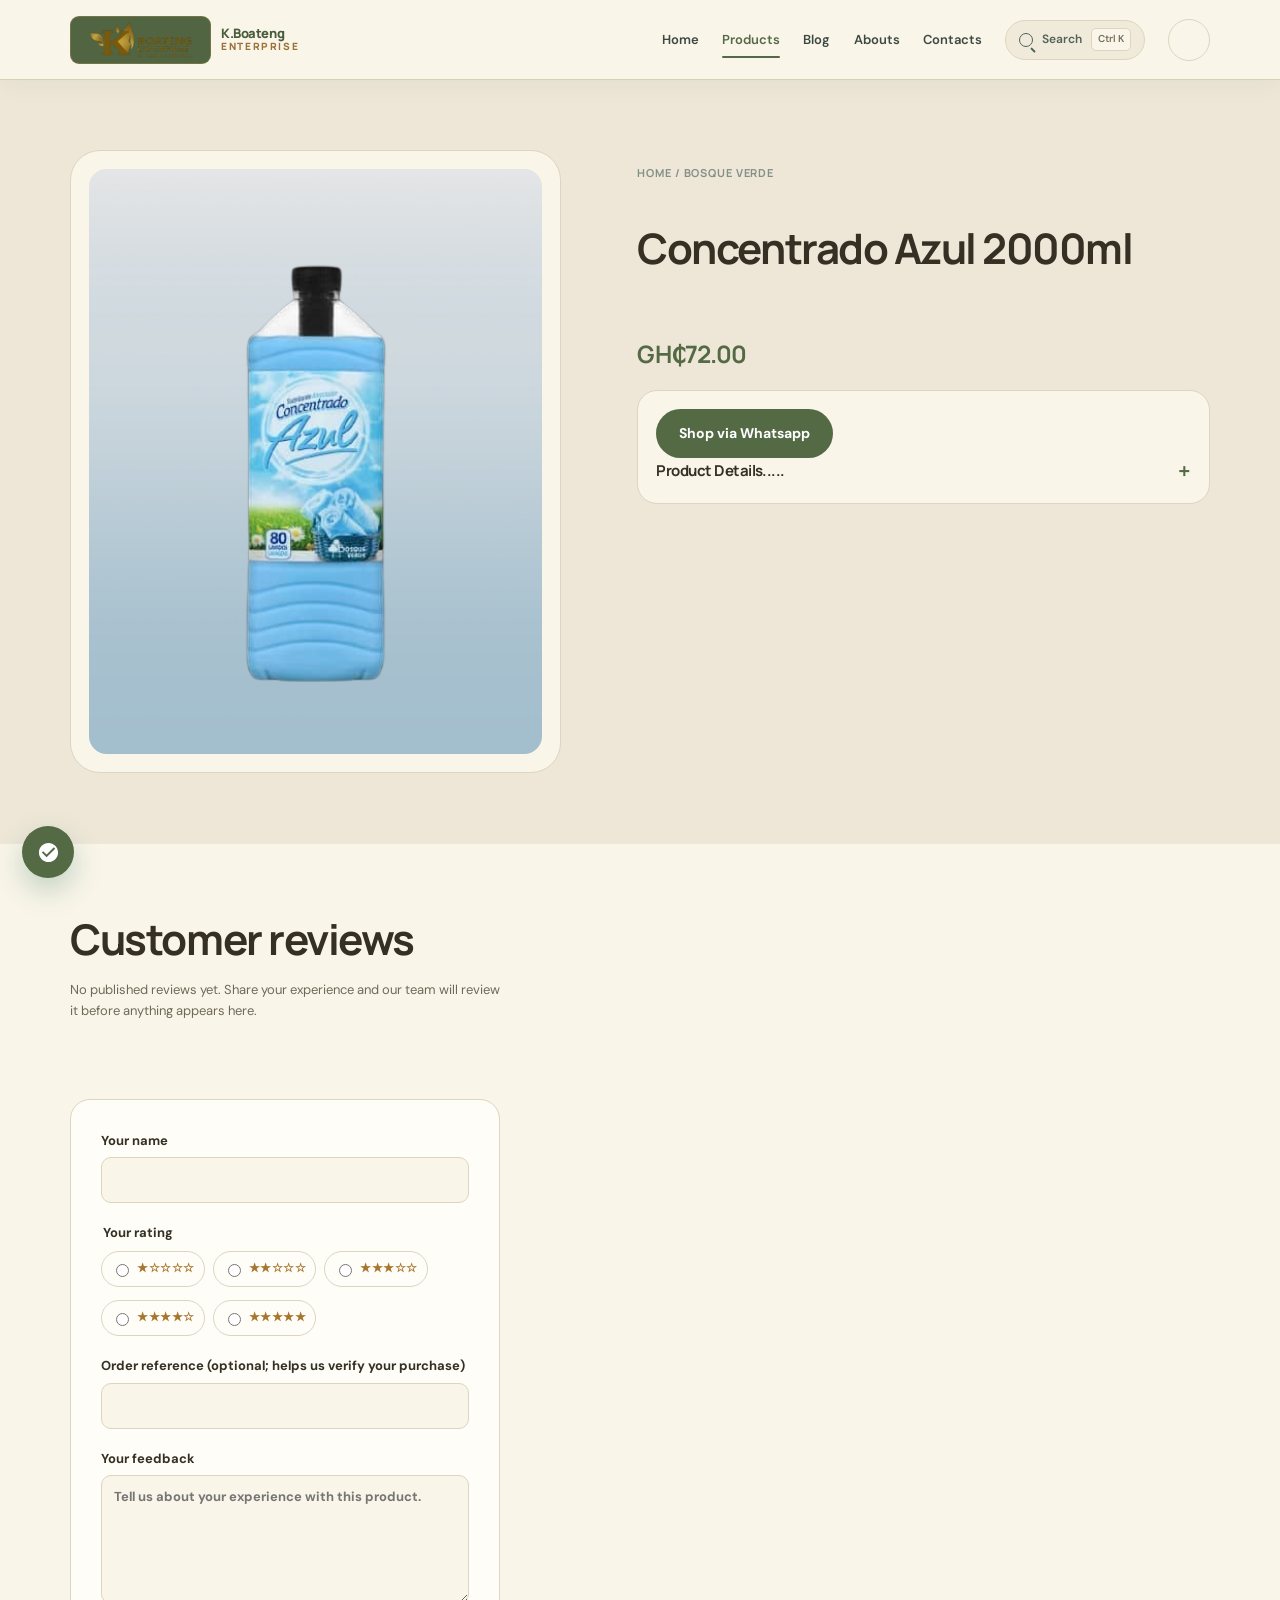
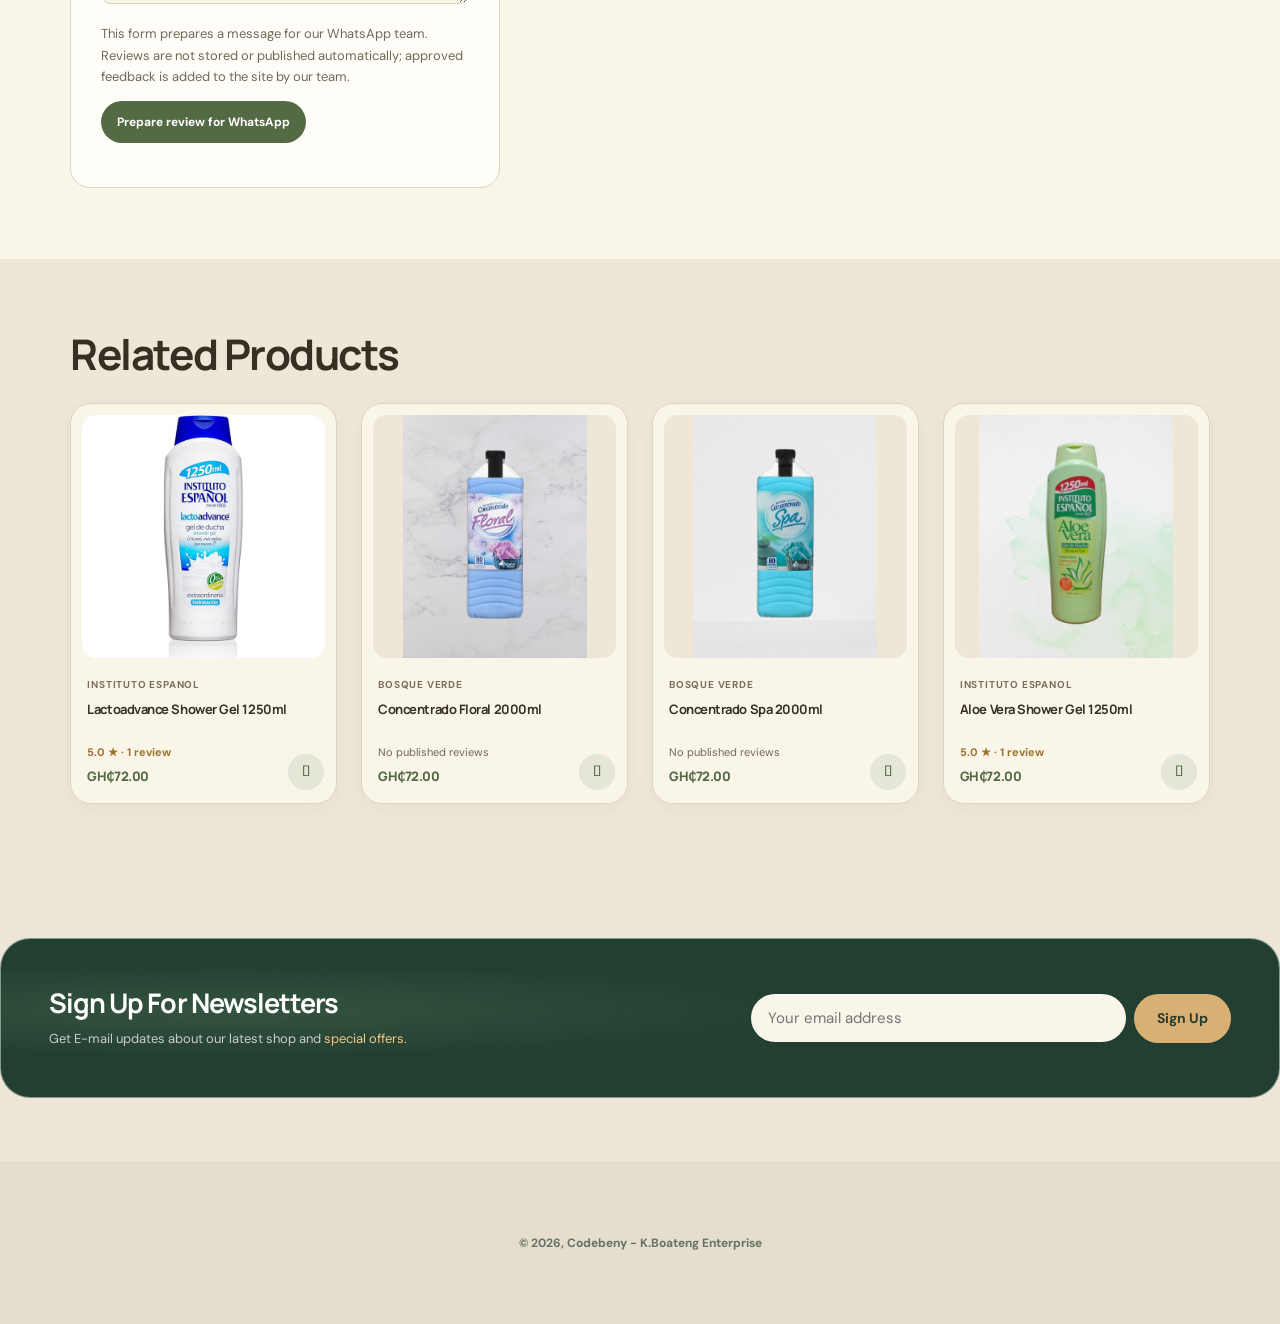
<file: product-pages/azul.html>
<!DOCTYPE html>
<html lang="en">

    <head>
        <meta charset="UTF-8">
        <meta http-equiv="X-UA-Compatible" content="IE=edge">
        <meta name="viewport" content="width=device-width, initial-scale=1.0">
        <base href="../">
        <title>Concentrado Azul | K.Boateng Enterprise</title>
        <link rel="stylesheet" href="https://pro.fontawesome.com/releases/v5.10.0/css/all.css" />
        <link rel="shortcut icon" href="img/favicon.ico" type="image/ico">
    <link rel="stylesheet" href="style.css">
</head>

    <body>
        <section id="header">
           <a class="brand" href="index.html" aria-label="K.Boateng Enterprise home"><img src="img/logo.png" alt="K.Boateng Enterprise"><span class="brand-copy">K.Boateng<strong>Enterprise</strong></span></a>

           <div>
                <ul id="navbar">
                    <li><a href="index.html">Home</a></li>
                    <li><a class="active" href="shop.html">Products</a></li>
                    <li><a href="blog.html">Blog</a></li>
                    <li><a href="about.html">Abouts</a></li>
                    <li><a href="contact.html">Contacts</a></li>
                    <li id="lg-bag"><a href="cart.html"><i class="far fa-shopping-bag"></i></a></li>
                    <button type="button" id="close" aria-label="Close navigation"><i class="far fa-times" aria-hidden="true"></i></button>
                </ul>
            </div>
        
            <div id="mobile">
                <a href="cart.html"><i class="far fa-shopping-bag"></i></a>
                <button id="bar" type="button" aria-label="Open navigation" aria-controls="navbar" aria-expanded="false"><i class="fas fa-bars" aria-hidden="true"></i></button>

            </div>
        </section>
<br><br><br>
    <section id="prodetails" class="section-p1">
        <div class="single-pro-img product" data-id="7" data-name="Concentrado Azul 2000ml" data-price="72.00" data-image="img/products/n4.5.png">
            <img src="img/products/n4.5.png" width="100%" id="MainImg" alt="">
        </div>
        <div class="single-pro-details" >
            <h6>Home / Bosque Verde</h6>
            <h4>Concentrado Azul 2000ml</h4>
            <h2>GH₵72.00</h2>
            <div class="summary">

        <form id="order-whatsapp-form" action="https://wa.me/233538356979" method="get" target="_blank">
        <button class="normal">Shop via Whatsapp</button>
        </form>

            <h4 class="product-details-toggle">Product Details.....</h4>
            <span class="product-details-content">
            Introducing Concentrado: The Ultimate Laundry Experience! Are you tired of using ordinary laundry detergents
            that leave your clothes smelling dull and feeling stiff? Look no further! Our Concentrado laundry detergent is
            here to revolutionize your laundry routine with its powerful cleaning capabilities and long-lasting fragrances.
            Choose from Our 5 Amazing Scents: Azul: Dive into the refreshing world of Azul, our invigorating scent that will
            leave your clothes smelling like a breath of fresh air.
            What Sets Us Apart:
           - Concentrated Formula: Our detergent is designed to provide maximum cleaning power while using less product,
             making it eco-friendly and cost-effective.
           - 80 Loads: Each bottle can handle up to 80 loads of laundry, giving you more value for your money. 
           - Long-Lasting Fragrance: Our unique fragrances will leave your clothes smelling fresh and clean for days to come.
            Don't settle for ordinary laundry detergent. Upgrade to Concentrado today and discover a world of freshness, 
            cleanliness, and luxury in every wash. Order now and get ready to fall in love with your laundry routine all over again!         
   </span>  
            </div>
            
        </div>

    </section>

    <section id="product1" class="section-p1">
        <h2>Related Products</h2>
        <div class="pro-container">
            <div class="product" data-id="100" data-name="Lactoadvance Shower Gel 1250ml" data-price="72.00" data-image="img/products/f1.jpg">
                <img src="img/products/f1.jpg" alt="" onclick="window.location.href='product-pages/lacto.html';">
                <div class="des">
                    <span>Instituto Espanol</span>
                    <h5>Lactoadvance Shower Gel 1250ml</h5>
                    <div class="star">
                        <i class="fas fa-star"></i>
                        <i class="fas fa-star"></i>
                        <i class="fas fa-star"></i>
                        <i class="fas fa-star"></i>
                        <i class="fas fa-star"></i>

                    </div>
                    <h4>GH₵72.00</h4>
                </div>
                <a ><i class="fal fa-shopping-cart cart add-to-cart-btn"></i></a>
            </div>
            <div class="product" data-id="4" data-name="Concentrado Floral 2000ml" data-price="72.00" data-image="img/products/n1.5.png">
                <img src="img/products/n1.5.png" alt="" onclick="window.location.href='product-pages/floral.html';">
                <div class="des">
                    <span>Bosque Verde</span>
                    <h5>Concentrado Floral 2000ml</h5>
                    <div class="star">
                        <i class="fas fa-star"></i>
                        <i class="fas fa-star"></i>
                        <i class="fas fa-star"></i>
                        <i class="fas fa-star"></i>
                        <i class="fas fa-star"></i>

                    </div>
                    <h4>GH₵72.00</h4>
                </div>
                <a><i class="fal fa-shopping-cart cart add-to-cart-btn"></i></a>
            </div>                
            <div class="product" data-id="6" data-name="Concentrado Spa 2000ml" data-price="72.00" data-image="img/products/n3.5.png">
                <img src="img/products/n3.5.png" alt="" onclick="window.location.href='product-pages/spa.html';">
                <div class="des">
                    <span>Bosque Verde</span>
                    <h5>Concentrado Spa 2000ml</h5>
                    <div class="star">
                        <i class="fas fa-star"></i>
                        <i class="fas fa-star"></i>
                        <i class="fas fa-star"></i>
                        <i class="fas fa-star"></i>
                        <i class="fas fa-star"></i>

                    </div>
                    <h4>GH₵72.00</h4>
                </div>
                <a ><i class="fal fa-shopping-cart cart add-to-cart-btn"></i></a>
            </div>                
            <div class="product" data-id="99" data-name="Aloe Vera Shower Gel 1250ml" data-price="72.00" data-image="img/products/f2.jpeg">
                <img src="img/products/f2.jpeg" alt="" onclick="window.location.href='product-pages/aloe.html';">
                <div class="des">
                    <span>Instituto Espanol</span>
                    <h5>Aloe Vera Shower Gel 1250ml</h5>
                    <div class="star">
                        <i class="fas fa-star"></i>
                        <i class="fas fa-star"></i>
                        <i class="fas fa-star"></i>
                        <i class="fas fa-star"></i>
                        <i class="fas fa-star"></i>

                    </div>
                    <h4>GH₵72.00</h4>
                </div>
                <a ><i class="fal fa-shopping-cart cart add-to-cart-btn"></i></a>
            </div>               
          
        </div>

    </section>

        <section id="newsletter" class="section-p1 section-m1">
            <div class="newstext">
                <h4>Sign Up For Newsletters</h4>
                <p>Get E-mail updates about our latest shop and <span>special offers.</span>
                </p>
            </div>
            <div class="form">
                <input type="text" placeholder="Your email address">
                <button class="normal">Sign Up</button>
            </div>
        </section>

        <footer class="section-p1">
          <div class="copyright">
       <b><p>&COPY; 2026, Codebeny - K.Boateng Enterprise </p></b>
          </div>
        </footer>
        


        <script src="shop.js"></script>
        <script src="scroll-top.js"></script>
    <script src="ai-assistant.js"></script>
    <script src="product-catalog.js"></script>
    <script src="approved-product-reviews.js"></script>
    <script src="product-experience.js"></script>
    <script src="search.js"></script>
</body>

</html>
</file>
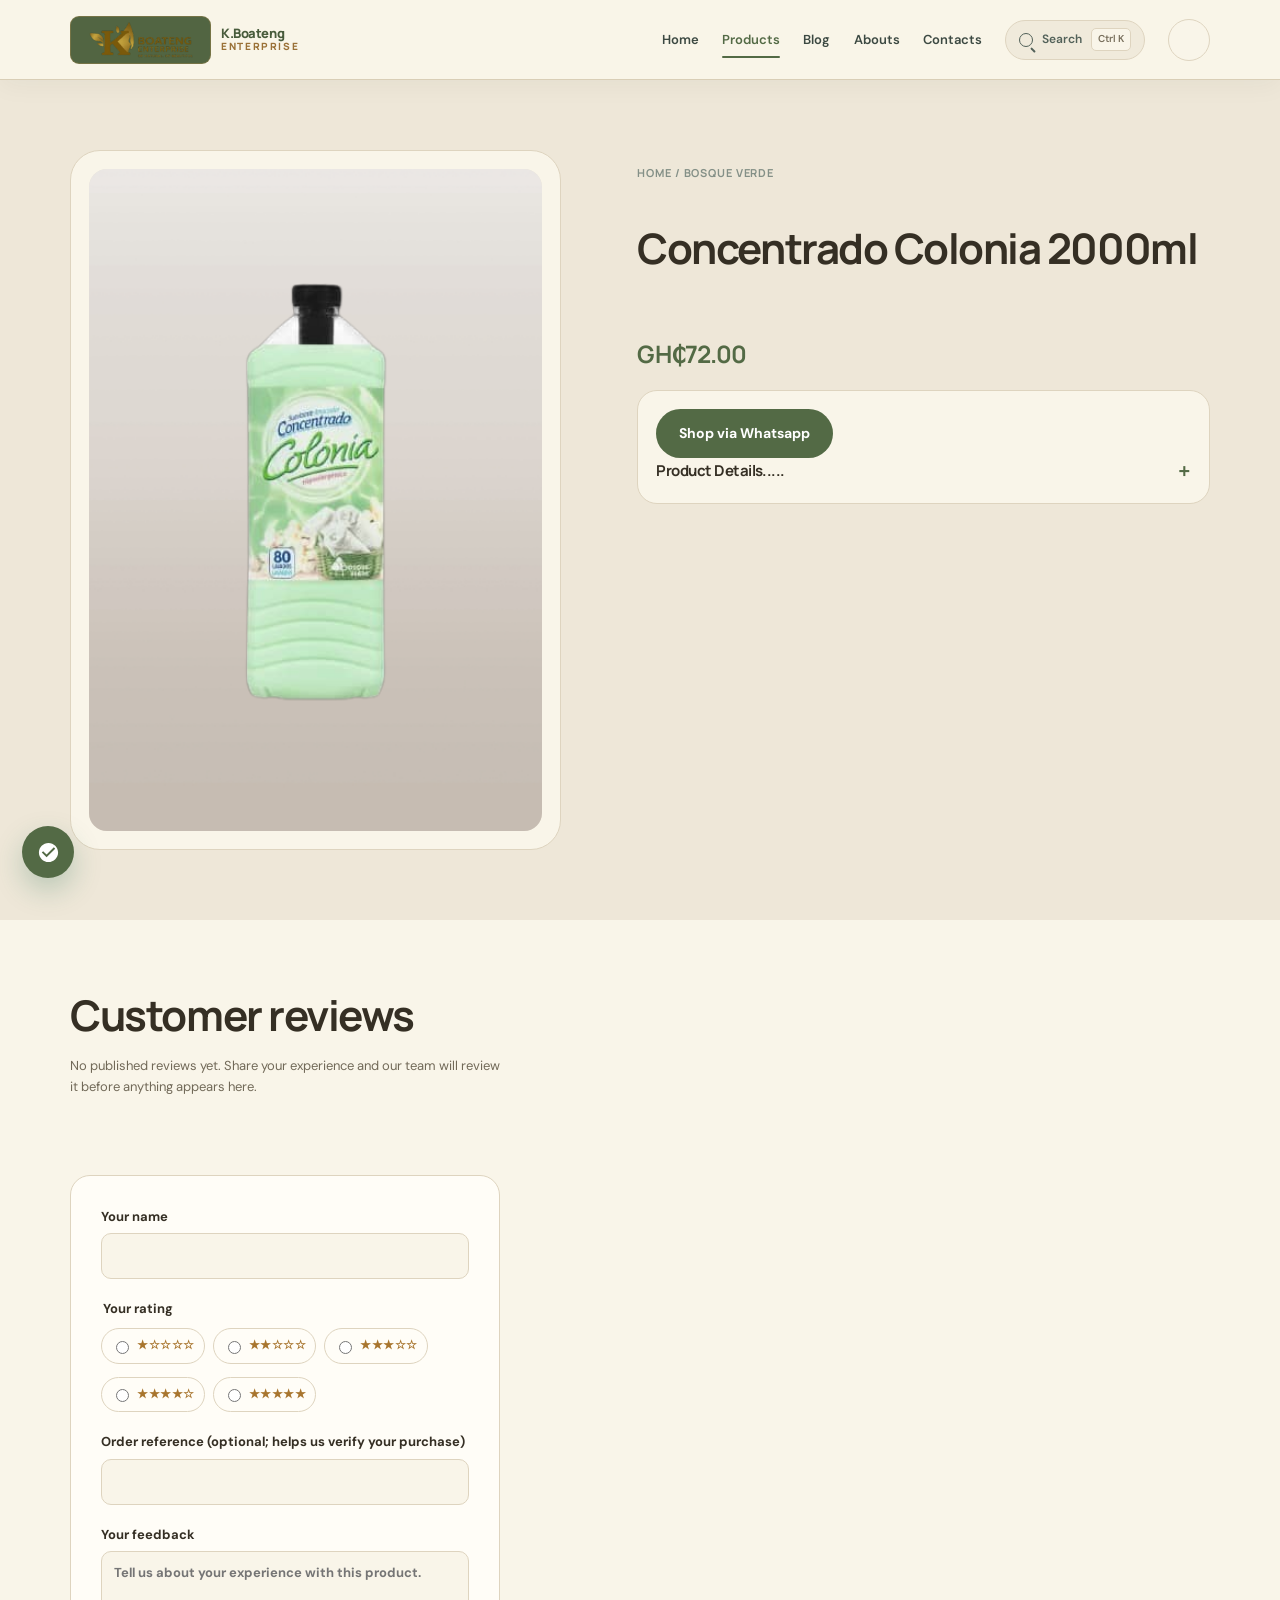
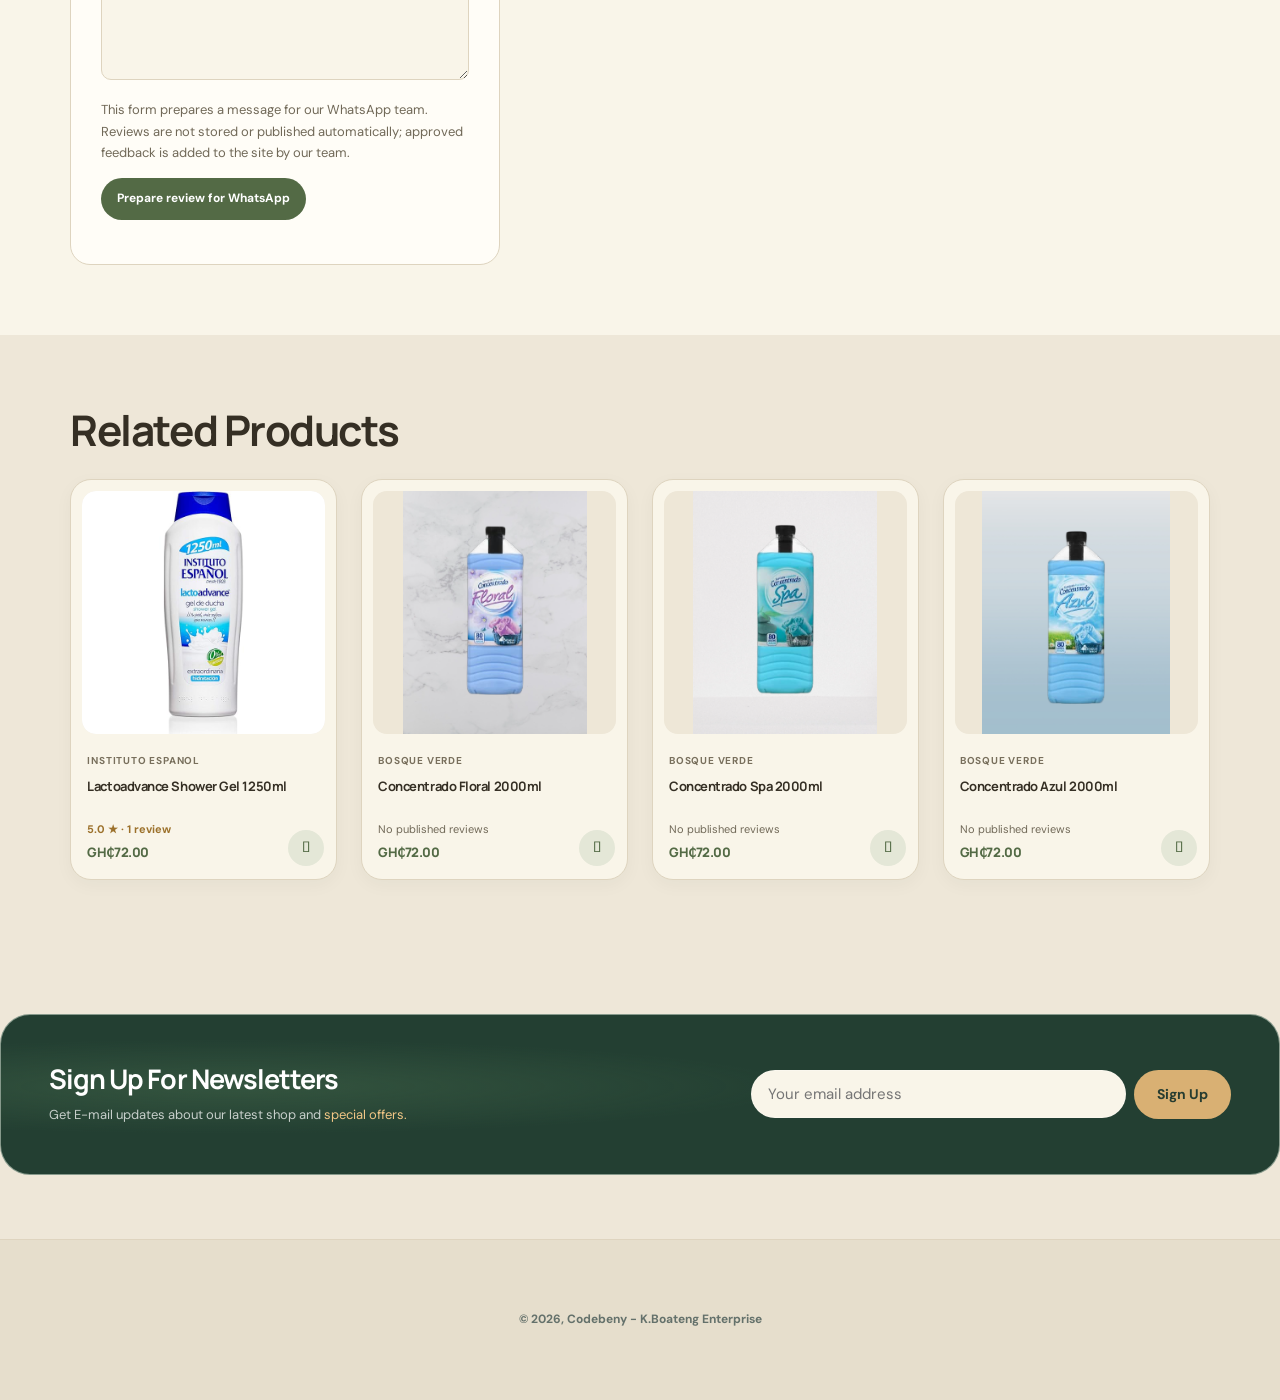
<file: product-pages/colonia.html>
<!DOCTYPE html>
<html lang="en">

    <head>
        <meta charset="UTF-8">
        <meta http-equiv="X-UA-Compatible" content="IE=edge">
        <meta name="viewport" content="width=device-width, initial-scale=1.0">
        <base href="../">
        <title>Concentrado Colonia | K.Boateng Enterprise</title>
        <link rel="stylesheet" href="https://pro.fontawesome.com/releases/v5.10.0/css/all.css" />
        <link rel="shortcut icon" href="img/favicon.ico" type="image/ico">
    <link rel="stylesheet" href="style.css">
</head>

    <body>
        <section id="header">
           <a class="brand" href="index.html" aria-label="K.Boateng Enterprise home"><img src="img/logo.png" alt="K.Boateng Enterprise"><span class="brand-copy">K.Boateng<strong>Enterprise</strong></span></a>
            <div>
                <ul id="navbar">
                    <li><a href="index.html">Home</a></li>
                    <li><a class="active" href="shop.html">Products</a></li>
                    <li><a href="blog.html">Blog</a></li>
                    <li><a href="about.html">Abouts</a></li>
                    <li><a href="contact.html">Contacts</a></li>
                    <li id="lg-bag"><a href="cart.html"><i class="far fa-shopping-bag"></i></a></li>
                    <button type="button" id="close" aria-label="Close navigation"><i class="far fa-times" aria-hidden="true"></i></button>
                </ul>
            </div>
        
            <div id="mobile">
                <a href="cart.html"><i class="far fa-shopping-bag"></i></a>
                <button id="bar" type="button" aria-label="Open navigation" aria-controls="navbar" aria-expanded="false"><i class="fas fa-bars" aria-hidden="true"></i></button>

            </div>
        </section>
<br><br><br>
    <section id="prodetails" class="section-p1">
        <div class="single-pro-img product" data-id="8" data-name="Concentrado Colonia 2000ml" data-price="72.00" data-image="img/products/n5.5.png">
        <img src="img/products/n5.5.png" width="100%" id="MainImg" alt="">
        </div>
        <div class="single-pro-details" >           
            <h6>Home / Bosque Verde</h6>
            <h4>Concentrado Colonia 2000ml</h4>
            <h2>GH₵72.00</h2>
            <div class="summary">

         <form id="order-whatsapp-form" action="https://wa.me/233538356979" method="get" target="_blank">
        <button class="normal">Shop via Whatsapp</button>
        </form>

            <h4 class="product-details-toggle">Product Details.....</h4>
            <span class="product-details-content">
             Introducing Concentrado: The Ultimate Laundry Experience! Are you tired of using ordinary laundry
            detergents that leave your clothes smelling dull and feeling stiff? Look no further! Our Concentrado 
            laundry detergent is here to revolutionize your laundry routine with its powerful cleaning capabilities
            and long-lasting fragrances. Choose from Our 5 Amazing Scents: Colonia: Treat yourself to the luxurious 
            feel of Colonia, our sophisticated scent that will make you feel like royalty.
            What Sets Us Apart:
           - Concentrated Formula: Our detergent is designed to provide maximum cleaning power while using less product, 
             making it eco-friendly and cost-effective.
           - 80 Loads: Each bottle can handle up to 80 loads of laundry, giving you more value for your money.
           - Long-Lasting Fragrance: Our unique fragrances will leave your clothes smelling fresh and clean for days to come.
            Don't settle for ordinary laundry detergent. Upgrade to Concentrado today and discover a world of freshness, 
            cleanliness, and luxury in every wash. Order now and get ready to fall in love with your laundry routine all over again!          
  </span>  
</div>
            
        </div>

    </section>

    <section id="product1" class="section-p1">
        <h2>Related Products</h2>
        <div class="pro-container">
            <div class="product" data-id="100" data-name="Lactoadvance Shower Gel 1250ml" data-price="72.00" data-image="img/products/f1.jpg">
                <img src="img/products/f1.jpg" alt="" onclick="window.location.href='product-pages/lacto.html';">
                <div class="des">
                    <span>Instituto Espanol</span>
                    <h5>Lactoadvance Shower Gel 1250ml</h5>
                    <div class="star">
                        <i class="fas fa-star"></i>
                        <i class="fas fa-star"></i>
                        <i class="fas fa-star"></i>
                        <i class="fas fa-star"></i>
                        <i class="fas fa-star"></i>

                    </div>
                    <h4>GH₵72.00</h4>
                </div>
                <a ><i class="fal fa-shopping-cart cart add-to-cart-btn"></i></a>
            </div>
            <div class="product" data-id="4" data-name="Concentrado Floral 2000ml" data-price="72.00" data-image="img/products/n1.5.png">
                <img src="img/products/n1.5.png" alt="" onclick="window.location.href='product-pages/floral.html';">
                <div class="des">
                    <span>Bosque Verde</span>
                    <h5>Concentrado Floral 2000ml</h5>
                    <div class="star">
                        <i class="fas fa-star"></i>
                        <i class="fas fa-star"></i>
                        <i class="fas fa-star"></i>
                        <i class="fas fa-star"></i>
                        <i class="fas fa-star"></i>

                    </div>
                    <h4>GH₵72.00</h4>
                </div>
                <a><i class="fal fa-shopping-cart cart add-to-cart-btn"></i></a>
            </div>                
            <div class="product" data-id="6" data-name="Concentrado Spa 2000ml" data-price="72.00" data-image="img/products/n3.5.png">
                <img src="img/products/n3.5.png" alt="" onclick="window.location.href='product-pages/spa.html';">
                <div class="des">
                    <span>Bosque Verde</span>
                    <h5>Concentrado Spa 2000ml</h5>
                    <div class="star">
                        <i class="fas fa-star"></i>
                        <i class="fas fa-star"></i>
                        <i class="fas fa-star"></i>
                        <i class="fas fa-star"></i>
                        <i class="fas fa-star"></i>

                    </div>
                    <h4>GH₵72.00</h4>
                </div>
                <a ><i class="fal fa-shopping-cart cart add-to-cart-btn"></i></a>
            </div>                
            <div class="product" data-id="7" data-name="Concentrado Azul 2000ml" data-price="72.00" data-image="img/products/n4.5.png">
                <img src="img/products/n4.5.png" alt="" onclick="window.location.href='product-pages/azul.html';">
                <div class="des">
                    <span>Bosque Verde</span>
                    <h5>Concentrado Azul 2000ml</h5>
                    <div class="star">
                        <i class="fas fa-star"></i>
                        <i class="fas fa-star"></i>
                        <i class="fas fa-star"></i>
                        <i class="fas fa-star"></i>
                        <i class="fas fa-star"></i>

                    </div>
                    <h4>GH₵72.00</h4>
                </div>
                <a ><i class="fal fa-shopping-cart cart add-to-cart-btn"></i></a>
            </div>               
          
        </div>

    </section>

        <section id="newsletter" class="section-p1 section-m1">
            <div class="newstext">
                <h4>Sign Up For Newsletters</h4>
                <p>Get E-mail updates about our latest shop and <span>special offers.</span>
                </p>
            </div>
            <div class="form">
                <input type="text" placeholder="Your email address">
                <button class="normal">Sign Up</button>
            </div>
        </section>

        <footer class="section-p1">
          <div class="copyright">
       <b><p>&COPY; 2026, Codebeny - K.Boateng Enterprise </p></b>
          </div>
        </footer>
        


        <script src="shop.js"></script>
        <script src="scroll-top.js"></script>
    <script src="ai-assistant.js"></script>
    <script src="product-catalog.js"></script>
    <script src="approved-product-reviews.js"></script>
    <script src="product-experience.js"></script>
    <script src="search.js"></script>
</body>

</html>
</file>
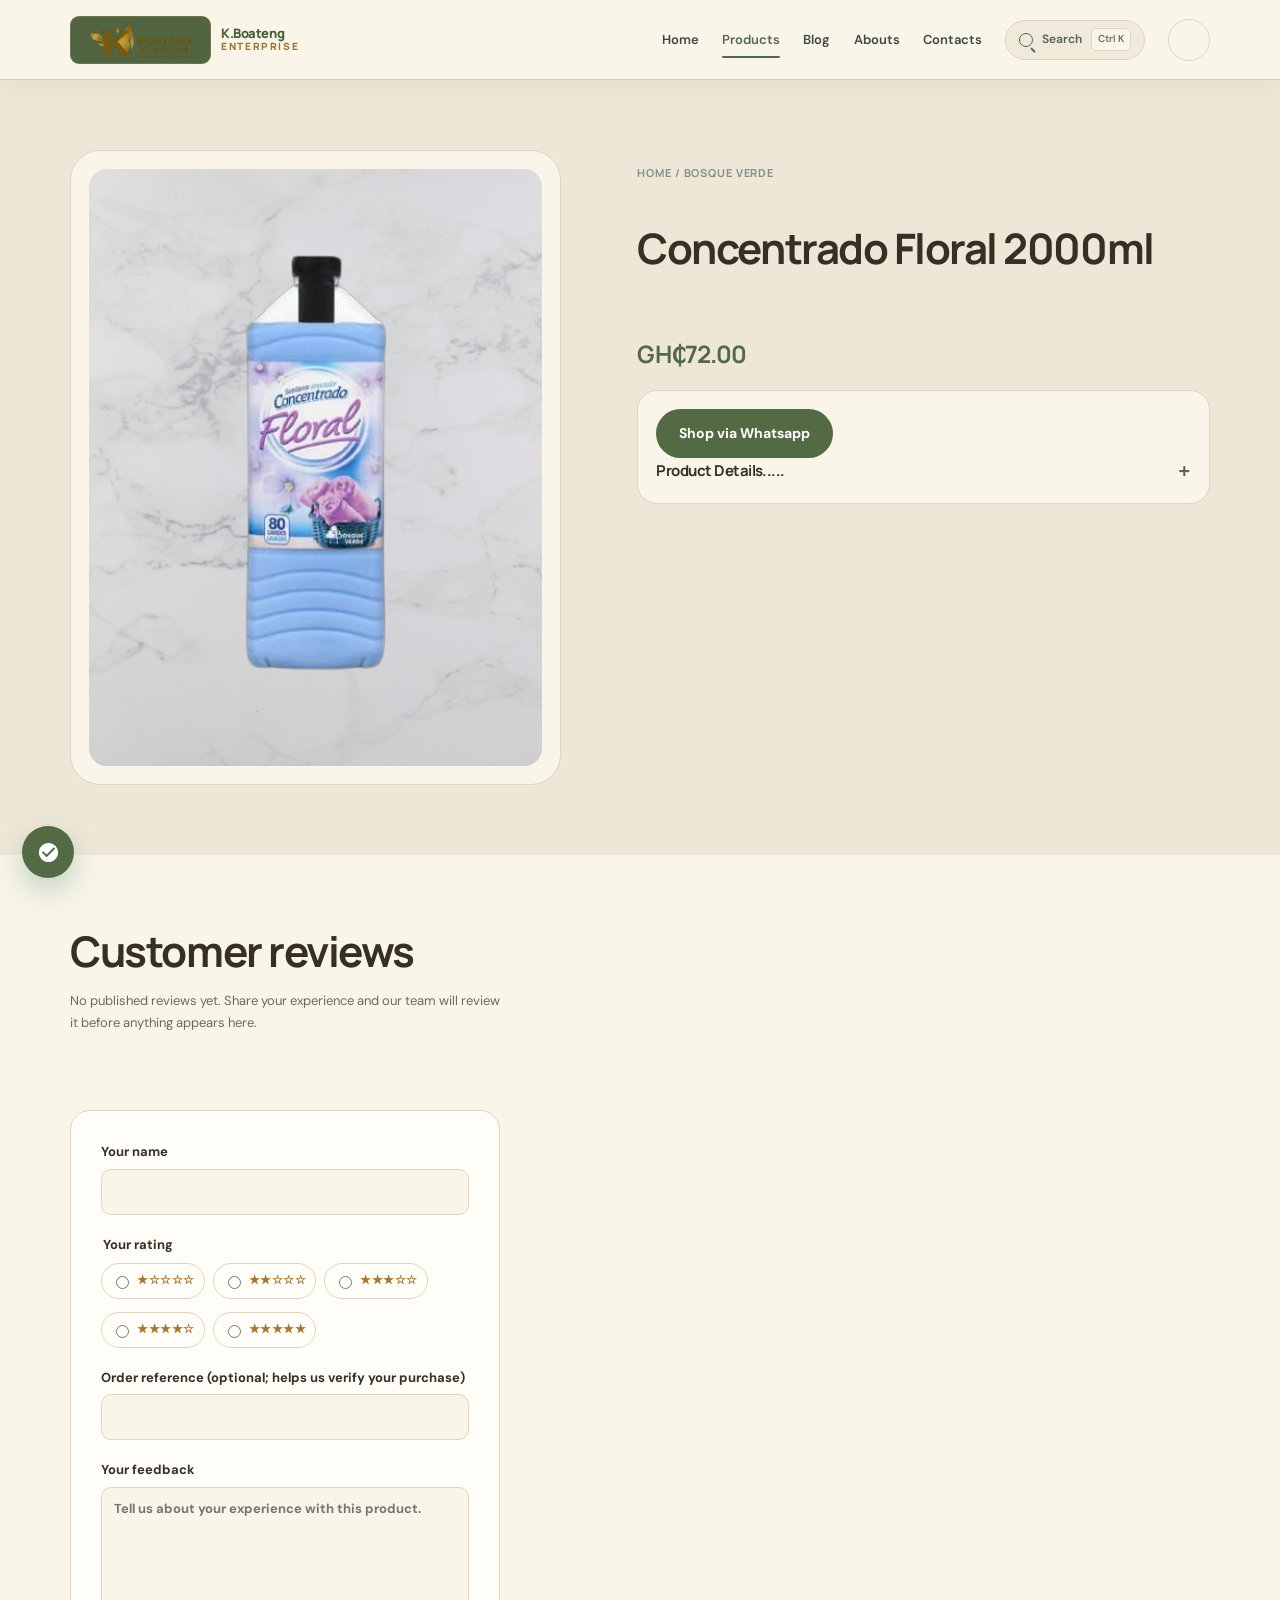
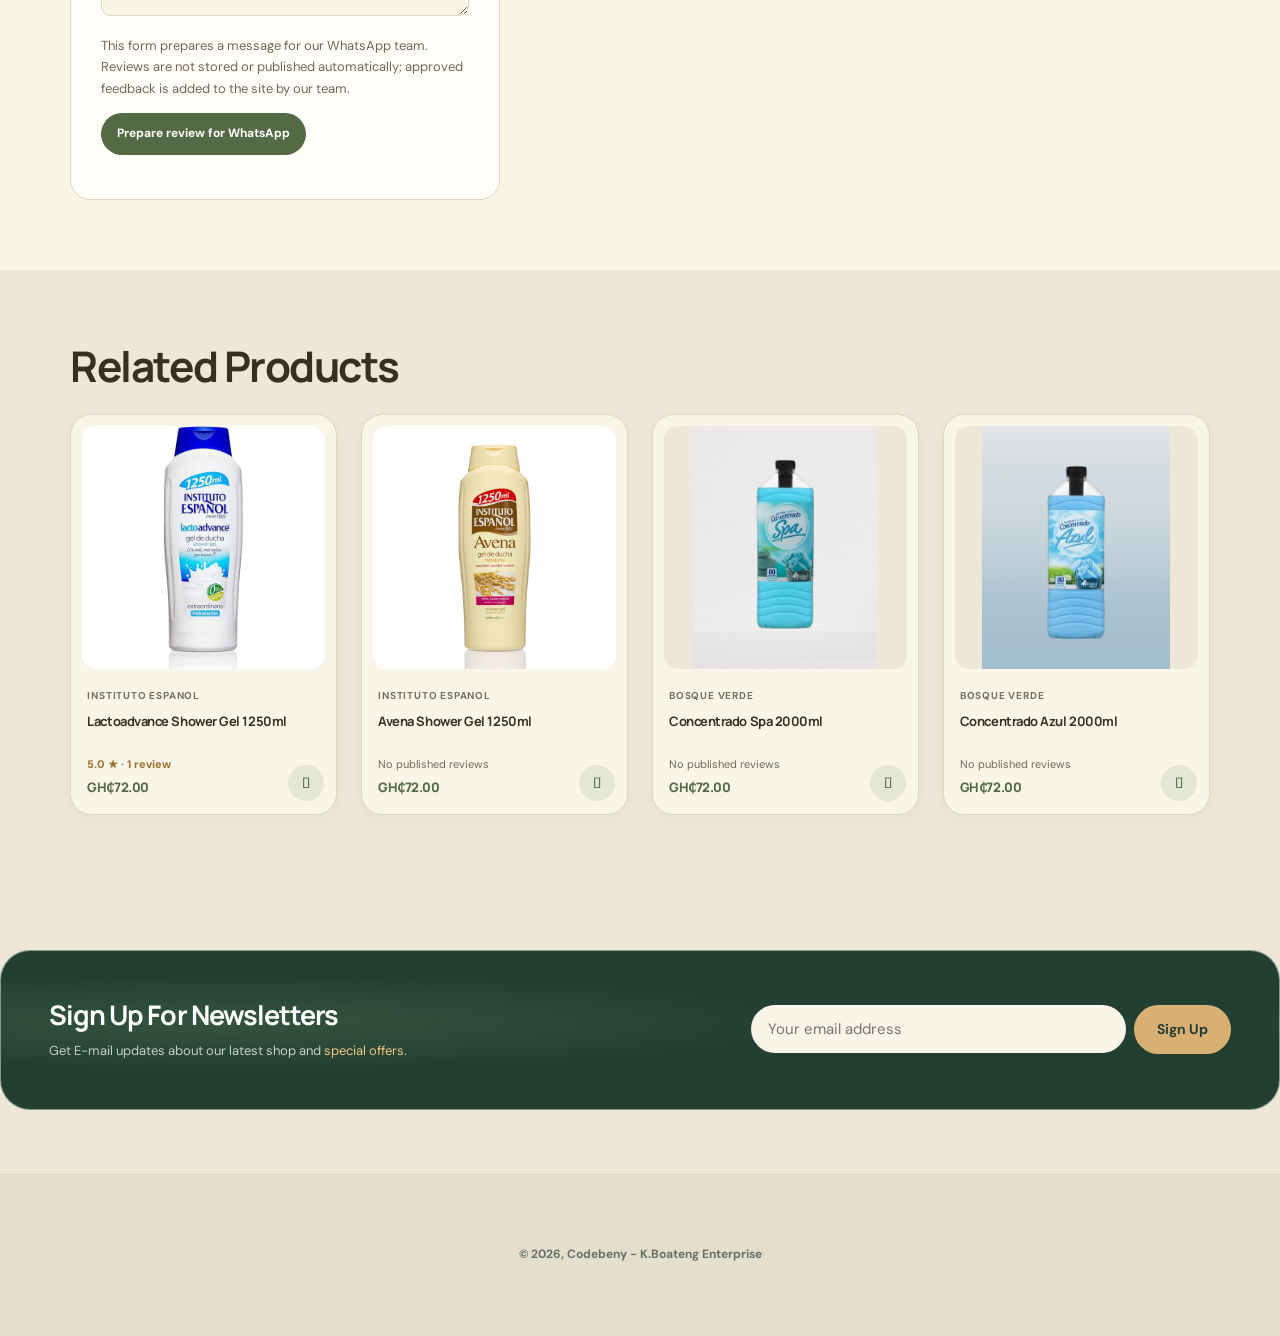
<file: product-pages/floral.html>
<!DOCTYPE html>
<html lang="en">

    <head>
        <meta charset="UTF-8">
        <meta http-equiv="X-UA-Compatible" content="IE=edge">
        <meta name="viewport" content="width=device-width, initial-scale=1.0">
        <base href="../">
        <title>Suavizante Concentrado FLoral | K.Boateng Enterprise</title>
        <link rel="stylesheet" href="https://pro.fontawesome.com/releases/v5.10.0/css/all.css" />
        <link rel="shortcut icon" href="img/favicon.ico" type="image/ico">
    <link rel="stylesheet" href="style.css">
</head>

    <body>
        <section id="header">
           <a class="brand" href="index.html" aria-label="K.Boateng Enterprise home"><img src="img/logo.png" alt="K.Boateng Enterprise"><span class="brand-copy">K.Boateng<strong>Enterprise</strong></span></a>
            <div>
                <ul id="navbar">
                    <li><a href="index.html">Home</a></li>
                    <li><a class="active" href="shop.html">Products</a></li>
                    <li><a href="blog.html">Blog</a></li>
                    <li><a href="about.html">Abouts</a></li>
                    <li><a href="contact.html">Contacts</a></li>
                    <li id="lg-bag"><a href="cart.html"><i class="far fa-shopping-bag"></i></a></li>
                    <button type="button" id="close" aria-label="Close navigation"><i class="far fa-times" aria-hidden="true"></i></button>
                </ul>
            </div>
        
            <div id="mobile">
                <a href="cart.html"><i class="far fa-shopping-bag"></i></a>
                <button id="bar" type="button" aria-label="Open navigation" aria-controls="navbar" aria-expanded="false"><i class="fas fa-bars" aria-hidden="true"></i></button>

            </div>
        </section>
<br><br><br>
    <section id="prodetails" class="section-p1">
        <div class="single-pro-img product" data-id="4" data-name="Concentrado Floral 2000ml" data-price="72.00" data-image="img/products/n1.5.png">
            <img src="img/products/n1.5.png" width="100%" id="MainImg" alt="">
        </div>
        <div class="single-pro-details" >          
            <h6>Home / Bosque Verde</h6>
            <h4>Concentrado Floral 2000ml</h4>
            <h2>GH₵72.00</h2>
           <div class="summary">

         <form id="order-whatsapp-form" action="https://wa.me/233538356979" method="get" target="_blank">
        <button class="normal">Shop via Whatsapp</button>
        </form>

            <h4 class="product-details-toggle">Product Details.....</h4>
            <span class="product-details-content">
             Introducing Concentrado: The Ultimate Laundry Experience! Are you tired of using ordinary laundry detergents 
             that leave your clothes smelling dull and feeling stiff? Look no further! Our Concentrado laundry detergent
             is here to revolutionize your laundry routine with its powerful cleaning capabilities and long-lasting fragrances.
             Choose from Our 5 Amazing Scents: Floral: Indulge in the sweet aroma of fresh flowers with our Floral scent, 
             perfect for those who love a touch of elegance in their laundry.
             What Sets Us Apart:
            - Concentrated Formula: Our detergent is designed to provide maximum cleaning power while using less product, 
            making it eco-friendly and cost-effective.
            - 80 Loads: Each bottle can handle up to 80 loads of laundry, giving you more value for your money.
            - Long-Lasting Fragrance: Our unique fragrances will leave your clothes smelling fresh and clean for days to come.
             Don't settle for ordinary laundry detergent. Upgrade to Concentrado today and discover a world of freshness, 
             cleanliness, and luxury in every wash. Order now and get ready to fall in love with your laundry routine all over again!          
          </span>  
       </div>
            
        </div>

    </section>

    <section id="product1" class="section-p1">
        <h2>Related Products</h2>
        <div class="pro-container">
            <div class="product" data-id="100" data-name="Lactoadvance Shower Gel 1250ml" data-price="72.00" data-image="img/products/f1.jpg">
                <img src="img/products/f1.jpg" alt="" onclick="window.location.href='product-pages/lacto.html';">
                <div class="des">
                    <span>Instituto Espanol</span>
                    <h5>Lactoadvance Shower Gel 1250ml</h5>
                    <div class="star">
                        <i class="fas fa-star"></i>
                        <i class="fas fa-star"></i>
                        <i class="fas fa-star"></i>
                        <i class="fas fa-star"></i>
                        <i class="fas fa-star"></i>

                    </div>
                    <h4>GH₵72.00</h4>
                </div>
                <a ><i class="fal fa-shopping-cart cart add-to-cart-btn"></i></a>
            </div>
            <div class="product" data-id="3" data-name="Avena Shower Gel 1250ml" data-price="72.00" data-image="img/products/f3.jpg">
                <img src="img/products/f3.jpg" alt="" onclick="window.location.href='product-pages/avena.html';">
                <div class="des">
                    <span>Instituto Espanol</span>
                    <h5>Avena Shower Gel 1250ml</h5>
                    <div class="star">
                        <i class="fas fa-star"></i>
                        <i class="fas fa-star"></i>
                        <i class="fas fa-star"></i>
                        <i class="fas fa-star"></i>
                        <i class="fas fa-star"></i>

                    </div>
                    <h4>GH₵72.00</h4>
                </div>
                <a><i class="fal fa-shopping-cart cart add-to-cart-btn"></i></a>
            </div>                
            <div class="product" data-id="6" data-name="Concentrado Spa 2000ml" data-price="72.00" data-image="img/products/n3.5.png">
                <img src="img/products/n3.5.png" alt="" onclick="window.location.href='product-pages/spa.html';">
                <div class="des">
                    <span>Bosque Verde</span>
                    <h5>Concentrado Spa 2000ml</h5>
                    <div class="star">
                        <i class="fas fa-star"></i>
                        <i class="fas fa-star"></i>
                        <i class="fas fa-star"></i>
                        <i class="fas fa-star"></i>
                        <i class="fas fa-star"></i>

                    </div>
                    <h4>GH₵72.00</h4>
                </div>
                <a ><i class="fal fa-shopping-cart cart add-to-cart-btn"></i></a>
            </div>                
            <div class="product" data-id="7" data-name="Concentrado Azul 2000ml" data-price="72.00" data-image="img/products/n4.5.png">
                <img src="img/products/n4.5.png" alt="" onclick="window.location.href='product-pages/azul.html';">
                <div class="des">
                    <span>Bosque Verde</span>
                    <h5>Concentrado Azul 2000ml</h5>
                    <div class="star">
                        <i class="fas fa-star"></i>
                        <i class="fas fa-star"></i>
                        <i class="fas fa-star"></i>
                        <i class="fas fa-star"></i>
                        <i class="fas fa-star"></i>

                    </div>
                    <h4>GH₵72.00</h4>
                </div>
                <a ><i class="fal fa-shopping-cart cart add-to-cart-btn"></i></a>
            </div>               
          
        </div>

    </section>

        <section id="newsletter" class="section-p1 section-m1">
            <div class="newstext">
                <h4>Sign Up For Newsletters</h4>
                <p>Get E-mail updates about our latest shop and <span>special offers.</span>
                </p>
            </div>
            <div class="form">
                <input type="text" placeholder="Your email address">
                <button class="normal">Sign Up</button>
            </div>
        </section>

        <footer class="section-p1">
          <div class="copyright">
       <b><p>&COPY; 2026, Codebeny - K.Boateng Enterprise </p></b>
          </div>
        </footer>
        


        <script src="shop.js"></script>
        <script src="scroll-top.js"></script>
    <script src="ai-assistant.js"></script>
    <script src="product-catalog.js"></script>
    <script src="approved-product-reviews.js"></script>
    <script src="product-experience.js"></script>
    <script src="search.js"></script>
</body>

</html>
</file>
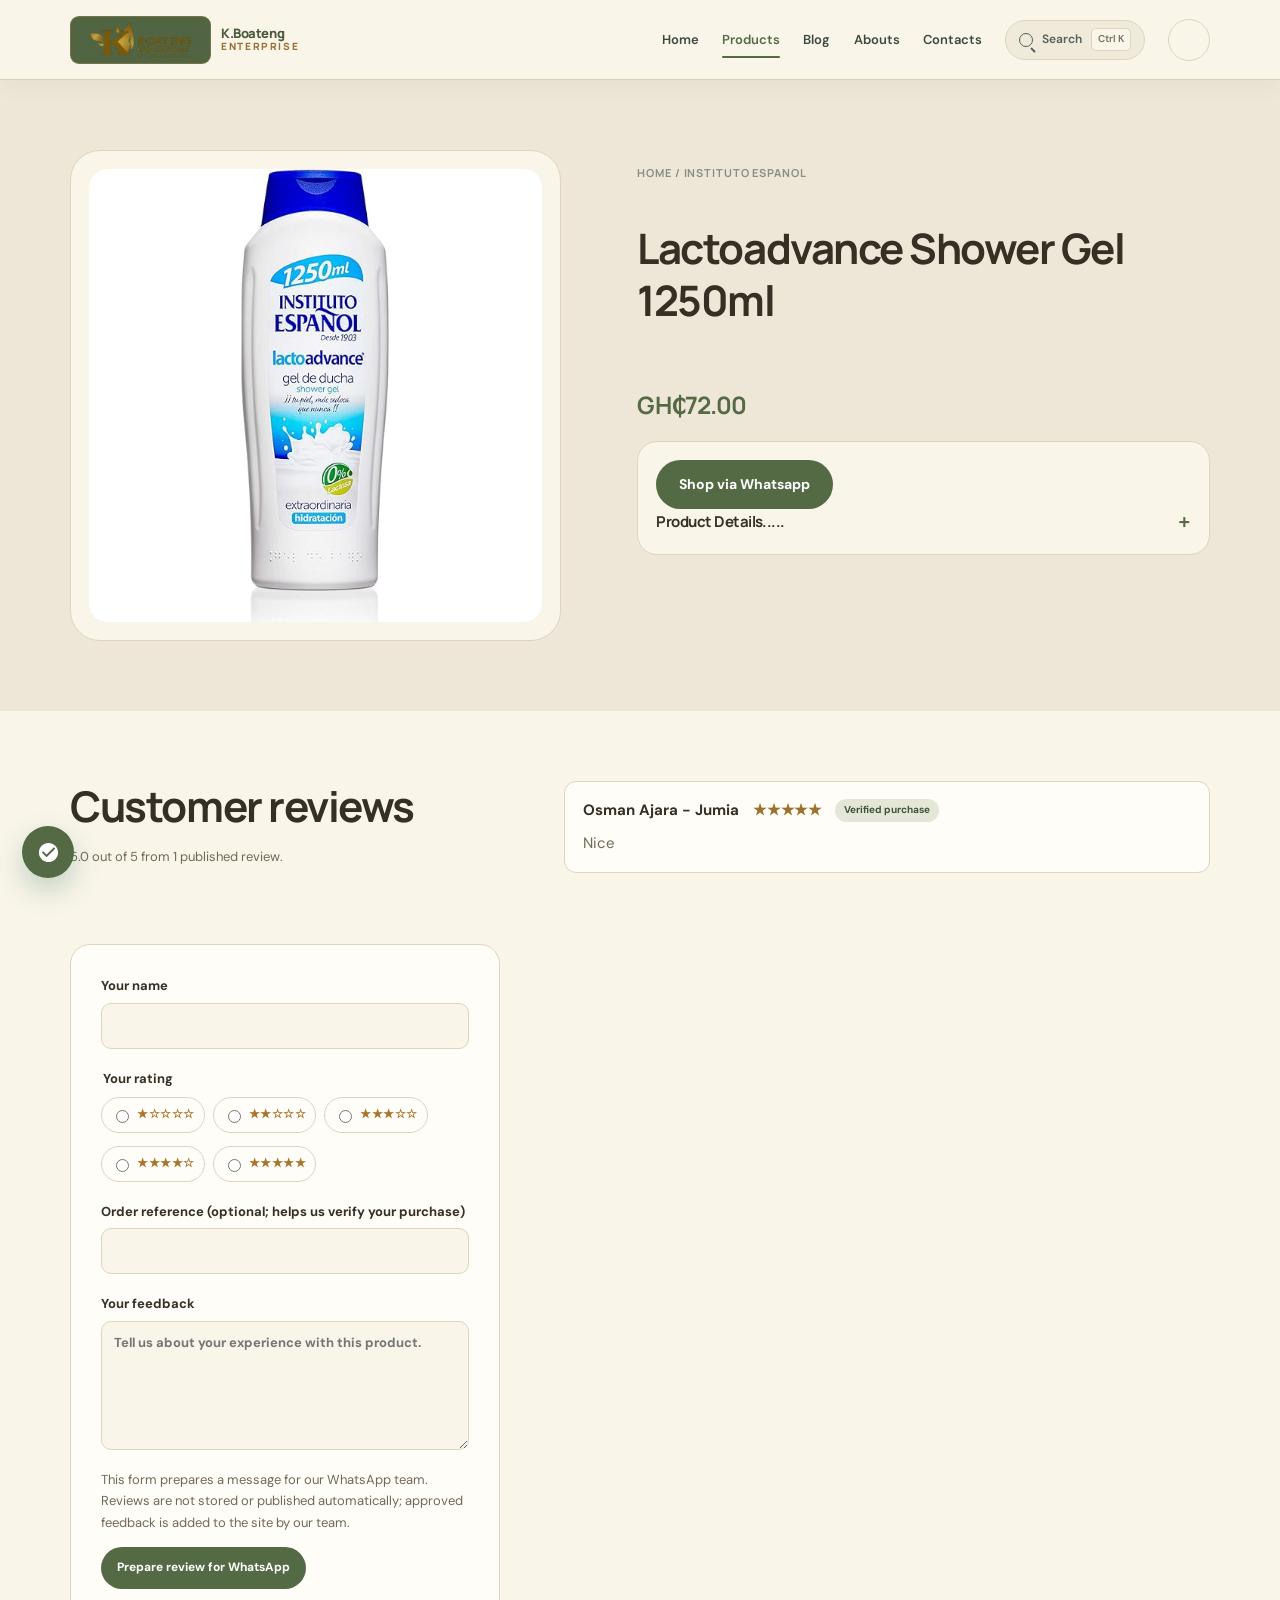
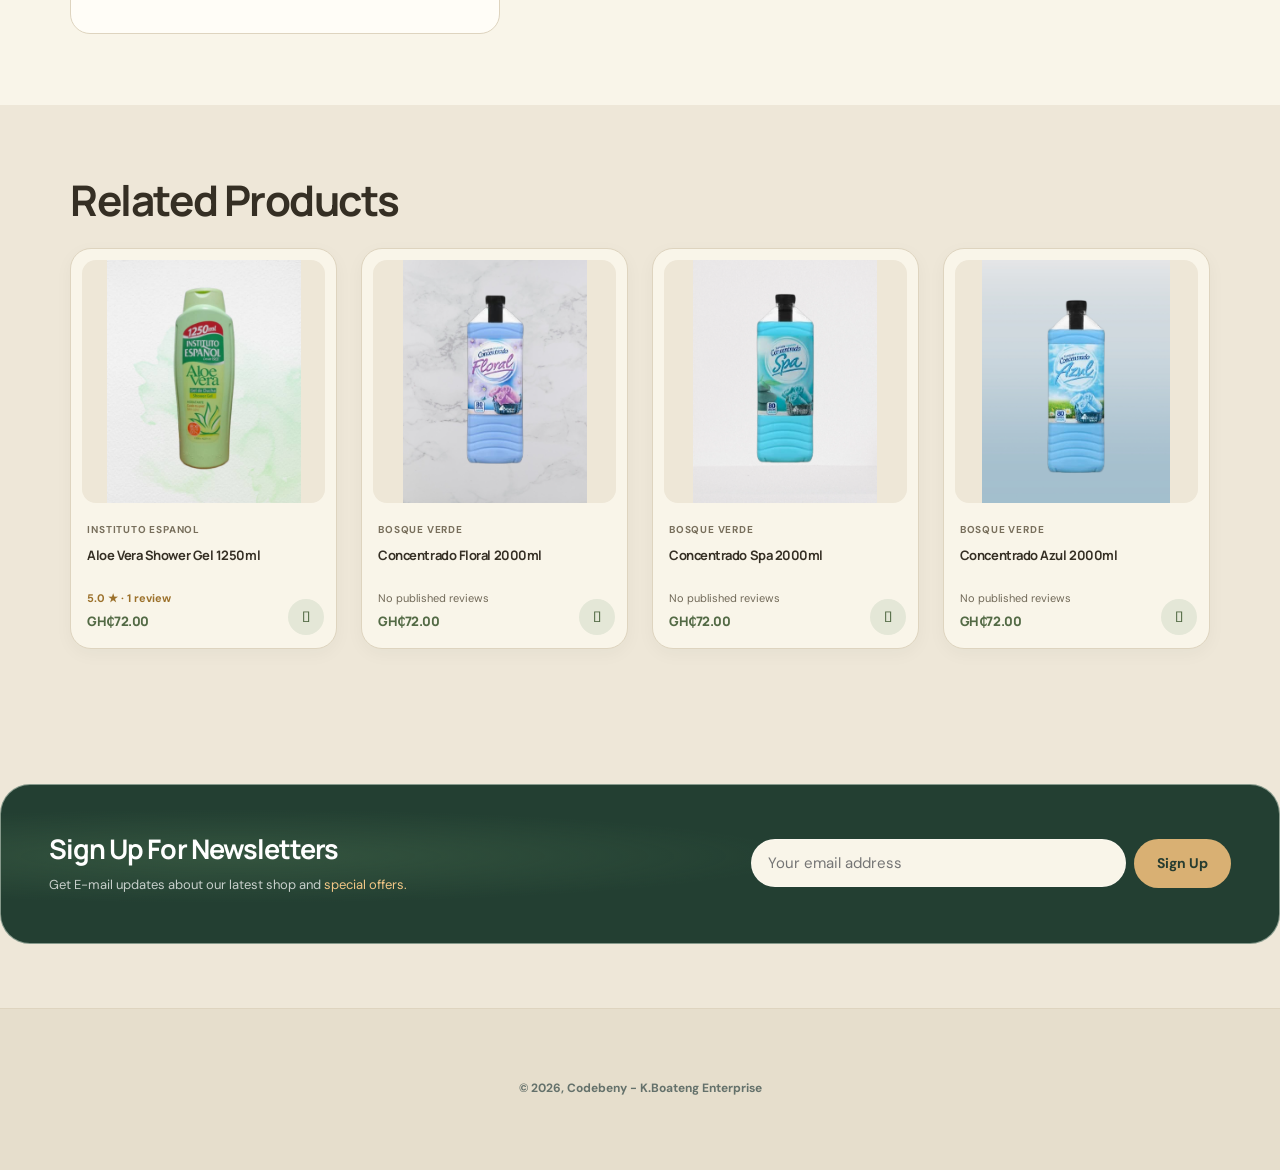
<file: product-pages/lacto.html>
<!DOCTYPE html>
<html lang="en">

    <head>
        <meta charset="UTF-8">
        <meta http-equiv="X-UA-Compatible" content="IE=edge">
        <meta name="viewport" content="width=device-width, initial-scale=1.0">
        <base href="../">
        <title>Lactoadvance Shower Gel | K.Boateng Enterprise</title>
        <link rel="stylesheet" href="https://pro.fontawesome.com/releases/v5.10.0/css/all.css" />
        <link rel="shortcut icon" href="img/favicon.ico" type="image/ico">
    <link rel="stylesheet" href="style.css">
</head>

    <body>
        <section id="header">
           <a class="brand" href="index.html" aria-label="K.Boateng Enterprise home"><img src="img/logo.png" alt="K.Boateng Enterprise"><span class="brand-copy">K.Boateng<strong>Enterprise</strong></span></a>

            <div>
                <ul id="navbar">
                    <li><a href="index.html">Home</a></li>
                    <li><a class="active" href="shop.html">Products</a></li>
                    <li><a href="blog.html">Blog</a></li>
                    <li><a href="about.html">Abouts</a></li>
                    <li><a href="contact.html">Contacts</a></li>
                    <li id="lg-bag"><a href="cart.html"><i class="far fa-shopping-bag"></i></a></li>
                    <button type="button" id="close" aria-label="Close navigation"><i class="far fa-times" aria-hidden="true"></i></button>
                </ul>
            </div>
        
            <div id="mobile">
                <a href="cart.html"><i class="far fa-shopping-bag"></i></a>
                <button id="bar" type="button" aria-label="Open navigation" aria-controls="navbar" aria-expanded="false"><i class="fas fa-bars" aria-hidden="true"></i></button>

            </div>
        </section>
<br><br><br>
    <section id="prodetails" class="section-p1">
        <div class="single-pro-img product" data-id="100" data-name="Lactoadvance Shower Gel 1250ml" data-price="72.00" data-image="img/products/f1.jpg">
            <img src="img/products/f1.jpg" width="100%" id="MainImg" alt="">
        </div>
        <div class="single-pro-details" >
            
            <h6>Home / Instituto Espanol</h6>
            <h4>Lactoadvance Shower Gel 1250ml</h4>
            <h2>GH₵72.00</h2>
            <div class="summary">

         <form id="order-whatsapp-form" action="https://wa.me/233538356979" method="get" target="_blank">
        <button class="normal">Shop via Whatsapp</button>
        </form>

            <h4 class="product-details-toggle">Product Details.....</h4>
            <span class="product-details-content">
            Introducing the <b>Instituto Español Lactoadvance Shower Gel 1250ml</b> – your secret to radiant, youthful-looking skin!
            Are you searching for a luxurious shower experience that deeply nourishes your skin, helps you <b>look young</b>, 
            and is especially beneficial if you have <b>dry skin</b>? This generous 1250ml bottle is enriched with the incredible 
            power of <b>100% milk</b> proteins, offering a unique blend of hydration and revitalization that's <b>recommended
            mostly for dark skin complexion</b>, but beneficial for all. Instituto Español Lactoadvance Shower Gel is a true 
            indulgence for your skin. The rich, creamy lather, infused with milk's natural goodness, provides intense hydration, 
            combating dryness and leaving your skin feeling incredibly soft, supple, and smooth. Milk proteins are renowned for
            their ability to promote skin elasticity, helping to <b>your skin</b> and diminish the appearance of fine lines,
            contributing to a more youthful glow. With every shower, you'll experience a gentle yet effective cleanse that 
            respects your skin's delicate balance. The subtle, comforting fragrance will leave you feeling refreshed and pampered.
            This unique formulation is particularly adept at enhancing the natural radiance of darker skin tones, helping to even
            out complexion and reveal a luminous finish. Embrace the nourishing power of milk with Instituto Español Lactoadvance
            Shower Gel and unlock the secret to hydrated, youthful, and beautifully radiant skin. Make it an essential part of your 
            daily beauty regimen and let your skin revel in its transformative benefits!         
   </span>  
 </div>
            
        </div>

    </section>

    <section id="product1" class="section-p1">
        <h2>Related Products</h2>
        <div class="pro-container">
            <div class="product" data-id="99" data-name="Aloe Vera Shower Gel 1250ml" data-price="72.00" data-image="img/products/f2.jpeg">
                <img src="img/products/f2.jpeg" alt="" onclick="window.location.href='product-pages/aloe.html';">
                <div class="des">
                    <span>Instituto Espanol</span>
                    <h5>Aloe Vera Shower Gel 1250ml</h5>
                    <div class="star">
                        <i class="fas fa-star"></i>
                        <i class="fas fa-star"></i>
                        <i class="fas fa-star"></i>
                        <i class="fas fa-star"></i>
                        <i class="fas fa-star"></i>

                    </div>
                    <h4>GH₵72.00</h4>
                </div>
                <a ><i class="fal fa-shopping-cart cart add-to-cart-btn"></i></a>
            </div>
            <div class="product" data-id="4" data-name="Concentrado Floral 2000ml" data-price="72.00" data-image="img/products/n1.5.png">
                <img src="img/products/n1.5.png" alt="" onclick="window.location.href='product-pages/floral.html';">
                <div class="des">
                    <span>Bosque Verde</span>
                    <h5>Concentrado Floral 2000ml</h5>
                    <div class="star">
                        <i class="fas fa-star"></i>
                        <i class="fas fa-star"></i>
                        <i class="fas fa-star"></i>
                        <i class="fas fa-star"></i>
                        <i class="fas fa-star"></i>

                    </div>
                    <h4>GH₵72.00</h4>
                </div>
                <a><i class="fal fa-shopping-cart cart add-to-cart-btn"></i></a>
            </div>                
            <div class="product" data-id="6" data-name="Concentrado Spa 2000ml" data-price="72.00" data-image="img/products/n3.5.png">
                <img src="img/products/n3.5.png" alt="" onclick="window.location.href='product-pages/spa.html';">
                <div class="des">
                    <span>Bosque Verde</span>
                    <h5>Concentrado Spa 2000ml</h5>
                    <div class="star">
                        <i class="fas fa-star"></i>
                        <i class="fas fa-star"></i>
                        <i class="fas fa-star"></i>
                        <i class="fas fa-star"></i>
                        <i class="fas fa-star"></i>

                    </div>
                    <h4>GH₵72.00</h4>
                </div>
                <a ><i class="fal fa-shopping-cart cart add-to-cart-btn"></i></a>
            </div>                
            <div class="product" data-id="7" data-name="Concentrado Azul 2000ml" data-price="72.00" data-image="img/products/n4.5.png">
                <img src="img/products/n4.5.png" alt="" onclick="window.location.href='product-pages/azul.html';">
                <div class="des">
                    <span>Bosque Verde</span>
                    <h5>Concentrado Azul 2000ml</h5>
                    <div class="star">
                        <i class="fas fa-star"></i>
                        <i class="fas fa-star"></i>
                        <i class="fas fa-star"></i>
                        <i class="fas fa-star"></i>
                        <i class="fas fa-star"></i>

                    </div>
                    <h4>GH₵72.00</h4>
                </div>
                <a ><i class="fal fa-shopping-cart cart add-to-cart-btn"></i></a>
            </div>               
          
        </div>

    </section>

        <section id="newsletter" class="section-p1 section-m1">
            <div class="newstext">
                <h4>Sign Up For Newsletters</h4>
                <p>Get E-mail updates about our latest shop and <span>special offers.</span>
                </p>
            </div>
            <div class="form">
                <input type="text" placeholder="Your email address">
                <button class="normal">Sign Up</button>
            </div>
        </section>

        <footer class="section-p1">
          <div class="copyright">
       <b><p>&COPY; 2026, Codebeny - K.Boateng Enterprise </p></b>
          </div>
        </footer>
        


        <script src="shop.js"></script>
        <script src="scroll-top.js"></script>
    <script src="ai-assistant.js"></script>
    <script src="product-catalog.js"></script>
    <script src="approved-product-reviews.js"></script>
    <script src="product-experience.js"></script>
    <script src="search.js"></script>
</body>

</html>
</file>
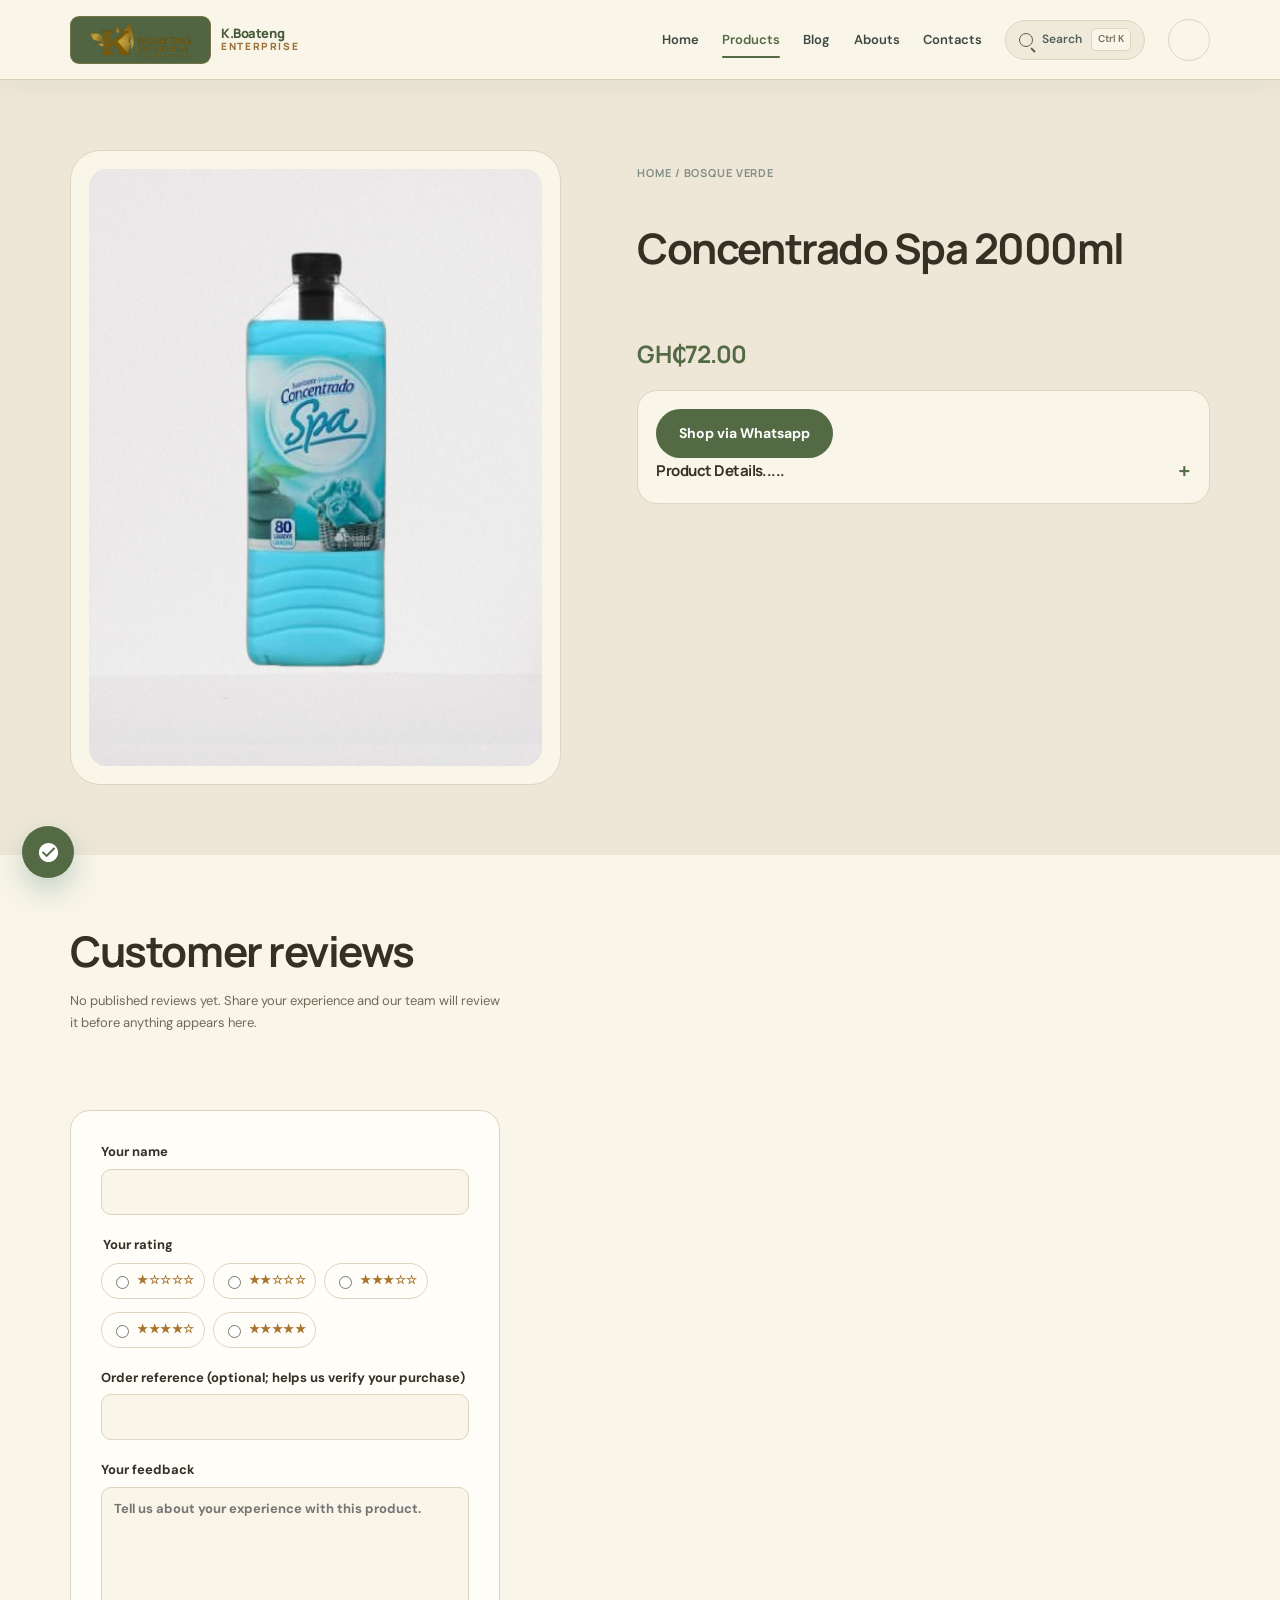
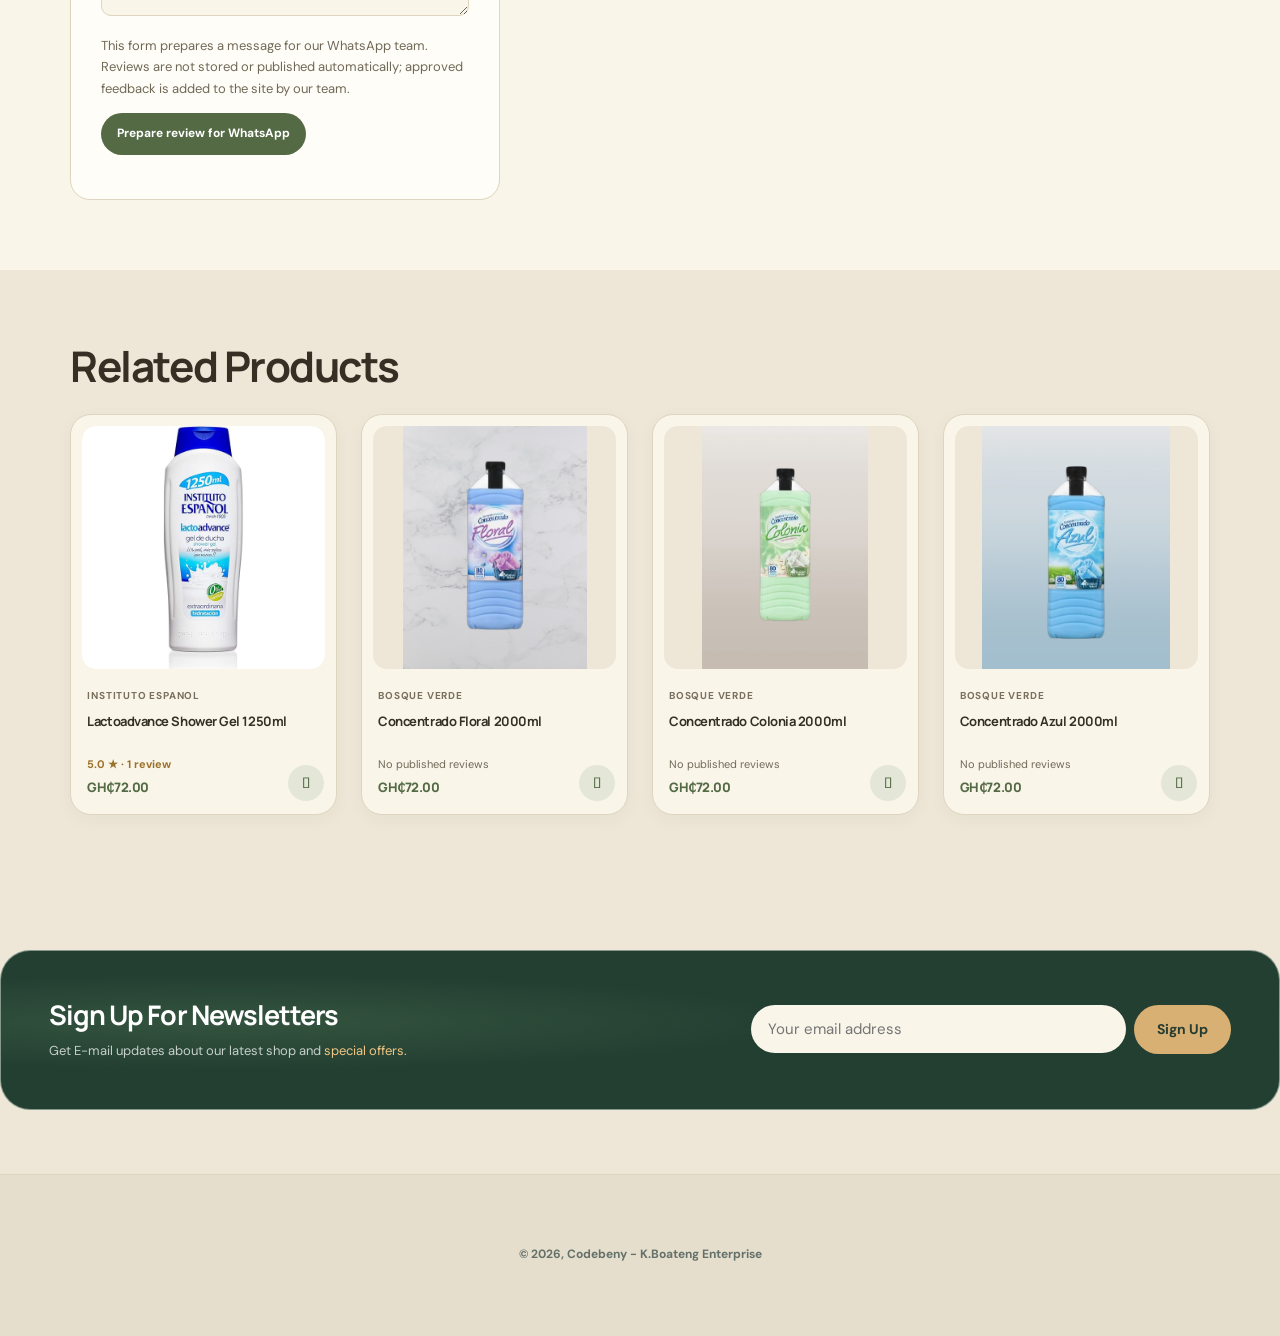
<file: product-pages/spa.html>
<!DOCTYPE html>
<html lang="en">

    <head>
        <meta charset="UTF-8">
        <meta http-equiv="X-UA-Compatible" content="IE=edge">
        <meta name="viewport" content="width=device-width, initial-scale=1.0">
        <base href="../">
        <title>Concentrado Spa | K.Boateng Enterprise</title>
        <link rel="stylesheet" href="https://pro.fontawesome.com/releases/v5.10.0/css/all.css" />
        <link rel="shortcut icon" href="img/favicon.ico" type="image/ico">
    <link rel="stylesheet" href="style.css">
</head>

    <body>
        <section id="header">
           <a class="brand" href="index.html" aria-label="K.Boateng Enterprise home"><img src="img/logo.png" alt="K.Boateng Enterprise"><span class="brand-copy">K.Boateng<strong>Enterprise</strong></span></a>

            <div>
                <ul id="navbar">
                    <li><a href="index.html">Home</a></li>
                    <li><a class="active" href="shop.html">Products</a></li>
                    <li><a href="blog.html">Blog</a></li>
                    <li><a href="about.html">Abouts</a></li>
                    <li><a href="contact.html">Contacts</a></li>
                    <li id="lg-bag"><a href="cart.html"><i class="far fa-shopping-bag"></i></a></li>
                    <button type="button" id="close" aria-label="Close navigation"><i class="far fa-times" aria-hidden="true"></i></button>
                </ul>
            </div>
        
            <div id="mobile">
                <a href="cart.html"><i class="far fa-shopping-bag"></i></a>
                <button id="bar" type="button" aria-label="Open navigation" aria-controls="navbar" aria-expanded="false"><i class="fas fa-bars" aria-hidden="true"></i></button>

            </div>
        </section>
<br><br><br>
    <section id="prodetails" class="section-p1">
        <div class="single-pro-img product" data-id="6" data-name="Concentrado Spa 2000ml" data-price="72.00" data-image="img/products/n3.5.png">
            <img src="img/products/n3.5.png" width="100%" id="MainImg" alt="">
        </div>
        <div class="single-pro-details" >            
            <h6>Home / Bosque Verde</h6>
            <h4>Concentrado Spa 2000ml</h4>
            <h2>GH₵72.00</h2>
            <div class="summary">

         <form id="order-whatsapp-form" action="https://wa.me/233538356979" method="get" target="_blank">
        <button class="normal">Shop via Whatsapp</button>
        </form>

            <h4 class="product-details-toggle">Product Details.....</h4>
            <span class="product-details-content">
            Introducing Concentrado: The Ultimate Laundry Experience! Are you tired of using ordinary laundry detergents 
            that leave your clothes smelling dull and feeling stiff? Look no further! Our Concentrado laundry detergent is
            here to revolutionize your laundry routine with its powerful cleaning capabilities and long-lasting fragrances.
            Choose from Our 5 Amazing Scents: Spa: Escape to a world of relaxation with our Spa scent, designed to transport 
            you to a tranquil oasis with every wash.
            What Sets Us Apart:
            - Concentrated Formula: Our detergent is designed to provide maximum cleaning power while using less product, making it eco-friendly and cost-effective.
            - 80 Loads: Each bottle can handle up to 80 loads of laundry, giving you more value for your money.
            - Long-Lasting Fragrance: Our unique fragrances will leave your clothes smelling fresh and clean for days to come.
            Don't settle for ordinary laundry detergent. Upgrade to Concentrado today and discover a world of freshness, 
            cleanliness, and luxury in every wash. Order now and get ready to fall in love with your laundry routine all over again!         
   </span>  
        </div>
            
        </div>

    </section>

    <section id="product1" class="section-p1">
        <h2>Related Products</h2>
        <div class="pro-container">
            <div class="product" data-id="100" data-name="Lactoadvance Shower Gel 1250ml" data-price="72.00" data-image="img/products/f1.jpg">
                <img src="img/products/f1.jpg" alt="" onclick="window.location.href='product-pages/lacto.html';">
                <div class="des">
                    <span>Instituto Espanol</span>
                    <h5>Lactoadvance Shower Gel 1250ml</h5>
                    <div class="star">
                        <i class="fas fa-star"></i>
                        <i class="fas fa-star"></i>
                        <i class="fas fa-star"></i>
                        <i class="fas fa-star"></i>
                        <i class="fas fa-star"></i>

                    </div>
                    <h4>GH₵72.00</h4>
                </div>
                <a ><i class="fal fa-shopping-cart cart add-to-cart-btn"></i></a>
            </div>
            <div class="product" data-id="4" data-name="Concentrado Floral 2000ml" data-price="72.00" data-image="img/products/n1.5.png">
                <img src="img/products/n1.5.png" alt="" onclick="window.location.href='product-pages/floral.html';">
                <div class="des">
                    <span>Bosque Verde</span>
                    <h5>Concentrado Floral 2000ml</h5>
                    <div class="star">
                        <i class="fas fa-star"></i>
                        <i class="fas fa-star"></i>
                        <i class="fas fa-star"></i>
                        <i class="fas fa-star"></i>
                        <i class="fas fa-star"></i>

                    </div>
                    <h4>GH₵72.00</h4>
                </div>
                <a><i class="fal fa-shopping-cart cart add-to-cart-btn"></i></a>
            </div>                
            <div class="product" data-id="8" data-name="Concentrado Colonia 2000ml" data-price="72.00" data-image="img/products/n5.5.png">
                <img src="img/products/n5.5.png" alt="" onclick="window.location.href='product-pages/colonia.html';">
                <div class="des">
                    <span>Bosque Verde</span>
                    <h5>Concentrado Colonia 2000ml</h5>
                    <div class="star">
                        <i class="fas fa-star"></i>
                        <i class="fas fa-star"></i>
                        <i class="fas fa-star"></i>
                        <i class="fas fa-star"></i>
                        <i class="fas fa-star"></i>

                    </div>
                    <h4>GH₵72.00</h4>
                </div>
                <a ><i class="fal fa-shopping-cart cart add-to-cart-btn"></i></a>
            </div>                
            <div class="product" data-id="7" data-name="Concentrado Azul 2000ml" data-price="72.00" data-image="img/products/n4.5.png">
                <img src="img/products/n4.5.png" alt="" onclick="window.location.href='product-pages/azul.html';">
                <div class="des">
                    <span>Bosque Verde</span>
                    <h5>Concentrado Azul 2000ml</h5>
                    <div class="star">
                        <i class="fas fa-star"></i>
                        <i class="fas fa-star"></i>
                        <i class="fas fa-star"></i>
                        <i class="fas fa-star"></i>
                        <i class="fas fa-star"></i>

                    </div>
                    <h4>GH₵72.00</h4>
                </div>
                <a ><i class="fal fa-shopping-cart cart add-to-cart-btn"></i></a>
            </div>               
          
        </div>

    </section>

        <section id="newsletter" class="section-p1 section-m1">
            <div class="newstext">
                <h4>Sign Up For Newsletters</h4>
                <p>Get E-mail updates about our latest shop and <span>special offers.</span>
                </p>
            </div>
            <div class="form">
                <input type="text" placeholder="Your email address">
                <button class="normal">Sign Up</button>
            </div>
        </section>

        <footer class="section-p1">
          <div class="copyright">
       <b><p>&COPY; 2026, Codebeny - K.Boateng Enterprise </p></b>
          </div>
        </footer>
        


        <script src="shop.js"></script>
        <script src="scroll-top.js"></script>
    <script src="ai-assistant.js"></script>
    <script src="product-catalog.js"></script>
    <script src="approved-product-reviews.js"></script>
    <script src="product-experience.js"></script>
    <script src="search.js"></script>
</body>

</html>
</file>
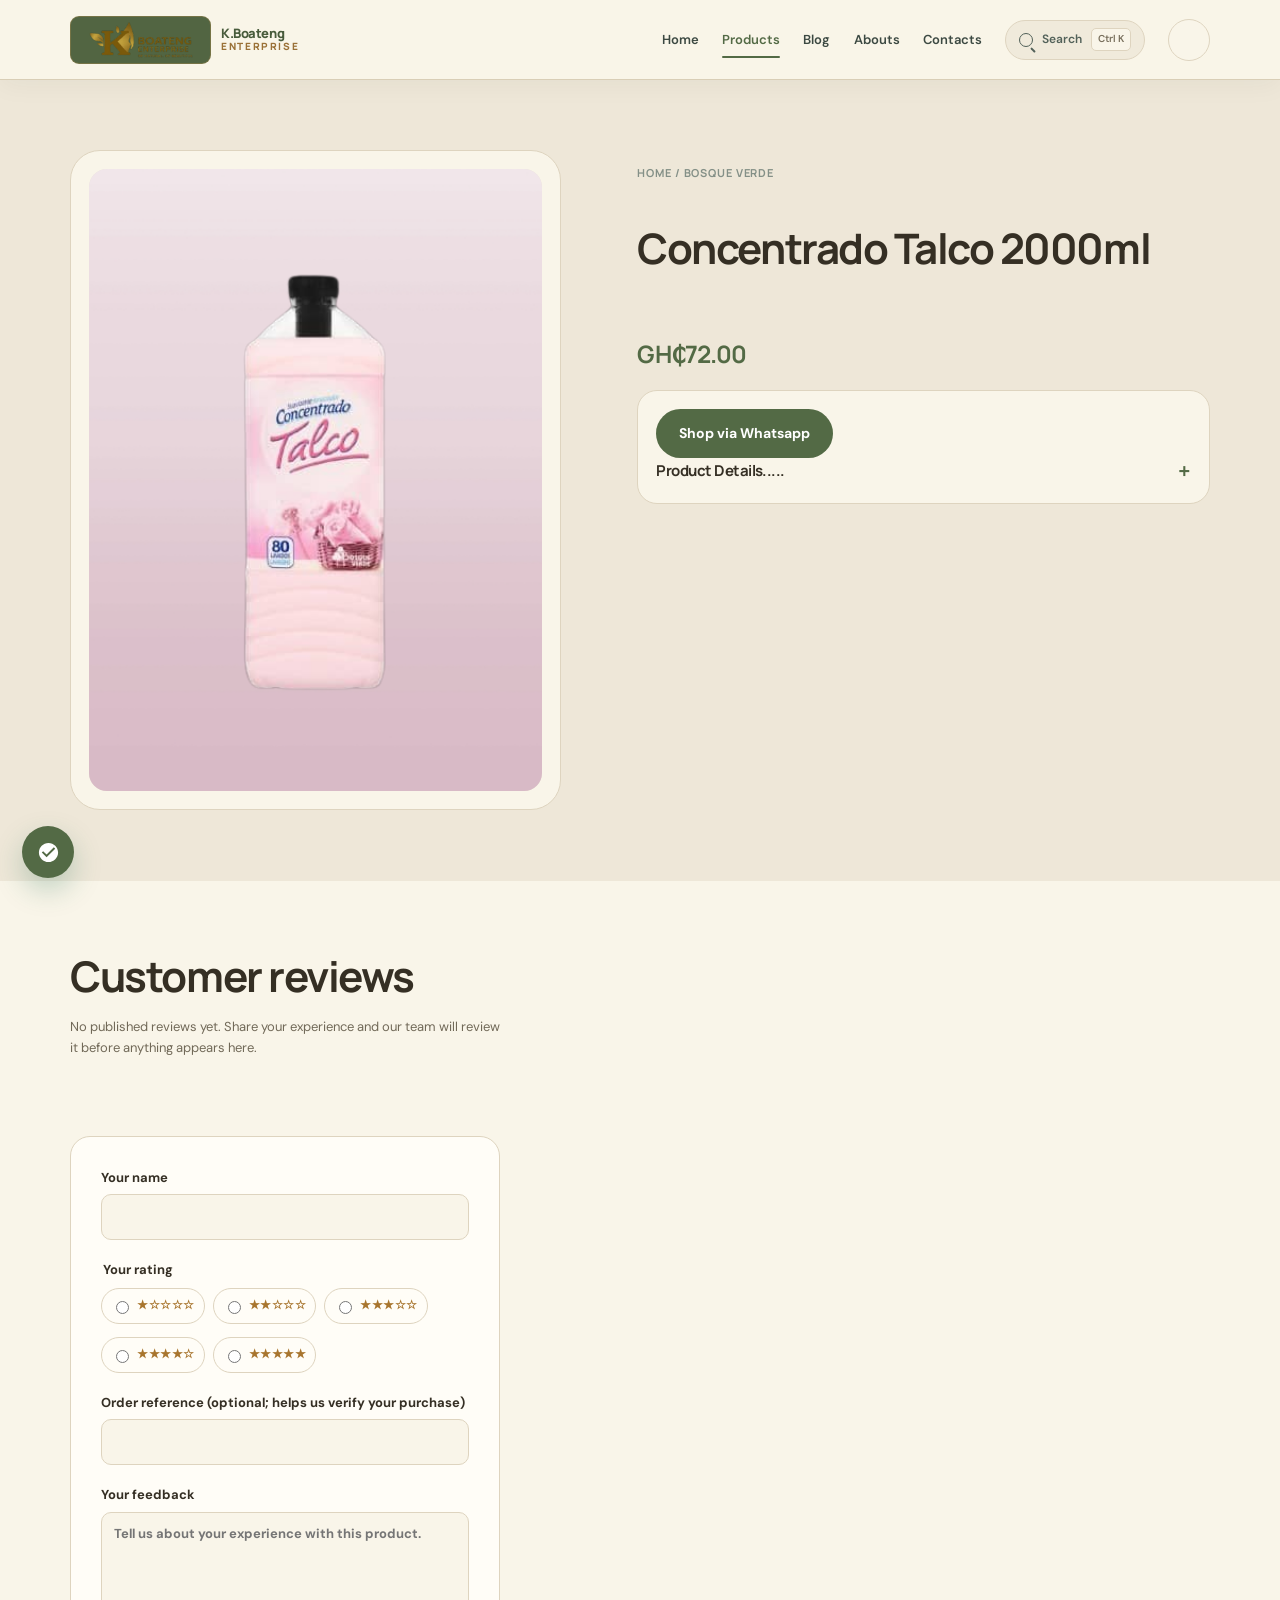
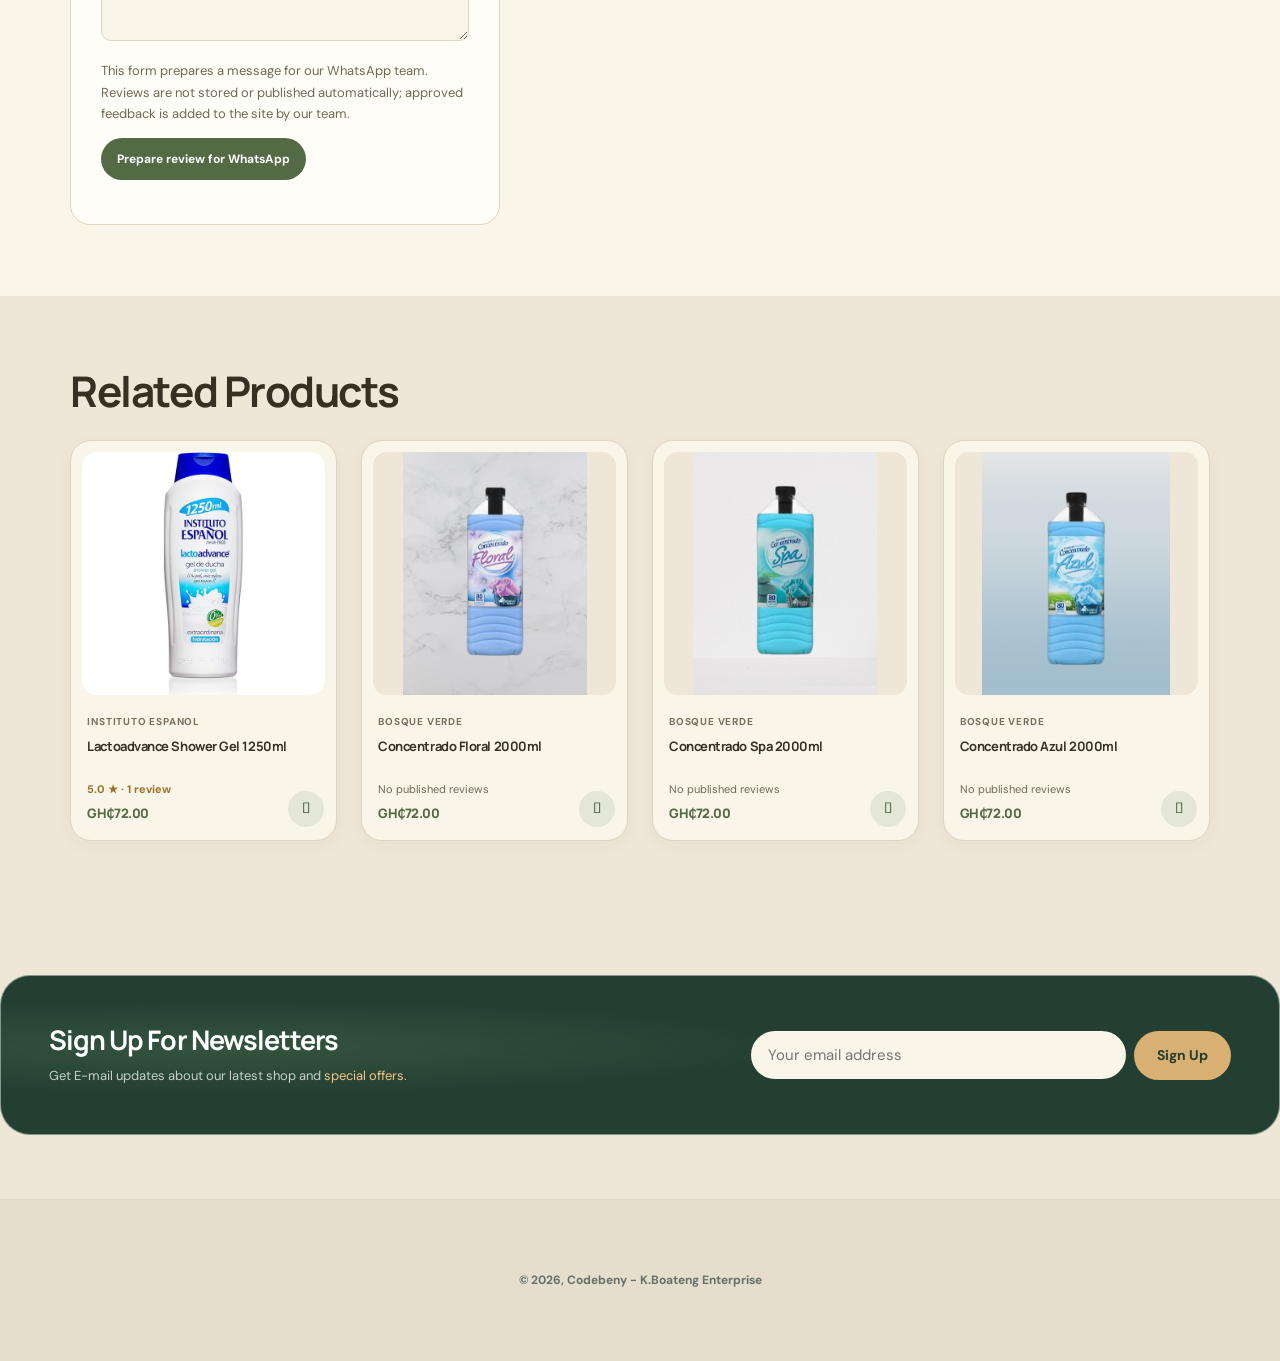
<file: product-pages/talco.html>
<!DOCTYPE html>
<html lang="en">

    <head>
        <meta charset="UTF-8">
        <meta http-equiv="X-UA-Compatible" content="IE=edge">
        <meta name="viewport" content="width=device-width, initial-scale=1.0">
        <base href="../">
        <title>Concentrado Talco | K.Boateng Enterprise</title>
        <link rel="stylesheet" href="https://pro.fontawesome.com/releases/v5.10.0/css/all.css" />
        <link rel="shortcut icon" href="img/favicon.ico" type="image/ico">
    <link rel="stylesheet" href="style.css">
</head>

    <body>
        <section id="header">
           <a class="brand" href="index.html" aria-label="K.Boateng Enterprise home"><img src="img/logo.png" alt="K.Boateng Enterprise"><span class="brand-copy">K.Boateng<strong>Enterprise</strong></span></a>

            <div>
                <ul id="navbar">
                    <li><a href="index.html">Home</a></li>
                    <li><a class="active" href="shop.html">Products</a></li>
                    <li><a href="blog.html">Blog</a></li>
                    <li><a href="about.html">Abouts</a></li>
                    <li><a href="contact.html">Contacts</a></li>
                    <li id="lg-bag"><a href="cart.html"><i class="far fa-shopping-bag"></i></a></li>
                    <button type="button" id="close" aria-label="Close navigation"><i class="far fa-times" aria-hidden="true"></i></button>
                </ul>
            </div>
        
            <div id="mobile">
                <a href="cart.html"><i class="far fa-shopping-bag"></i></a>
                <button id="bar" type="button" aria-label="Open navigation" aria-controls="navbar" aria-expanded="false"><i class="fas fa-bars" aria-hidden="true"></i></button>

            </div>
        </section>
<br><br><br>
    <section id="prodetails" class="section-p1">
        <div class="single-pro-img product" data-id="5" data-name="Concentrado Talco 2000ml" data-price="72.00" data-image="img/products/n2.5.png">
            <img src="img/products/n2.5.png" width="100%" id="MainImg" alt="">

        </div>

        <div class="single-pro-details" >
            
            <h6>Home / Bosque Verde</h6>
            <h4>Concentrado Talco 2000ml</h4>
            <h2>GH₵72.00</h2>
            <div class="summary">

         <form id="order-whatsapp-form" action="https://wa.me/233538356979" method="get" target="_blank">
        <button class="normal">Shop via Whatsapp</button>
        </form>

            <h4 class="product-details-toggle">Product Details.....</h4>
            <span class="product-details-content">
             Introducing Concentrado: The Ultimate Laundry Experience! Are you tired of using ordinary laundry 
             detergents that leave your clothes smelling dull and feeling stiff? Look no further! Our Concentrado
             laundry detergent is here to revolutionize your laundry routine with its powerful cleaning capabilities
             and long-lasting fragrances. Choose from Our 5 Amazing Scents: Talco: Experience the softness and freshness of 
             talcum powder with our Talco scent, ideal for sensitive skin and delicate fabrics.
               What Sets Us Apart:
             - Concentrated Formula: Our detergent is designed to provide maximum cleaning power while using less product,
               making it eco-friendly and cost-effective.
             - 80 Loads: Each bottle can handle up to 80 loads of laundry, giving you more value for your money.
             - Long-Lasting Fragrance: Our unique fragrances will leave your clothes smelling fresh and clean for days to come.
               Don't settle with an ordinary laundry detergent. Upgrade to Concentrado today and discover a world of freshness,
               cleanliness, and luxury in every wash. Order now and get ready to fall in love with your laundry routine all over again!          
  </span>  
</div>
            
        </div>

    </section>

    <section id="product1" class="section-p1">
        <h2>Related Products</h2>
        <div class="pro-container">
            <div class="product" data-id="100" data-name="Lactoadvance Shower Gel 1250ml" data-price="72.00" data-image="img/products/f1.jpg">
                <img src="img/products/f1.jpg" alt="" onclick="window.location.href='product-pages/lacto.html';">
                <div class="des">
                    <span>Instituto Espanol</span>
                    <h5>Lactoadvance Shower Gel 1250ml</h5>
                    <div class="star">
                        <i class="fas fa-star"></i>
                        <i class="fas fa-star"></i>
                        <i class="fas fa-star"></i>
                        <i class="fas fa-star"></i>
                        <i class="fas fa-star"></i>

                    </div>
                    <h4>GH₵72.00</h4>
                </div>
                <a ><i class="fal fa-shopping-cart cart add-to-cart-btn"></i></a>
            </div>
            <div class="product" data-id="4" data-name="Concentrado Floral 2000ml" data-price="72.00" data-image="img/products/n1.5.png">
                <img src="img/products/n1.5.png" alt="" onclick="window.location.href='product-pages/floral.html';">
                <div class="des">
                    <span>Bosque Verde</span>
                    <h5>Concentrado Floral 2000ml</h5>
                    <div class="star">
                        <i class="fas fa-star"></i>
                        <i class="fas fa-star"></i>
                        <i class="fas fa-star"></i>
                        <i class="fas fa-star"></i>
                        <i class="fas fa-star"></i>

                    </div>
                    <h4>GH₵72.00</h4>
                </div>
                <a><i class="fal fa-shopping-cart cart add-to-cart-btn"></i></a>
            </div>                
            <div class="product" data-id="6" data-name="Concentrado Spa 2000ml" data-price="72.00" data-image="img/products/n3.5.png">
                <img src="img/products/n3.5.png" alt="" onclick="window.location.href='product-pages/spa.html';">
                <div class="des">
                    <span>Bosque Verde</span>
                    <h5>Concentrado Spa 2000ml</h5>
                    <div class="star">
                        <i class="fas fa-star"></i>
                        <i class="fas fa-star"></i>
                        <i class="fas fa-star"></i>
                        <i class="fas fa-star"></i>
                        <i class="fas fa-star"></i>

                    </div>
                    <h4>GH₵72.00</h4>
                </div>
                <a ><i class="fal fa-shopping-cart cart add-to-cart-btn"></i></a>
            </div>                
            <div class="product" data-id="7" data-name=" Concentrado Azul 2000ml" data-price="72.00" data-image="img/products/n4.5.png">
                <img src="img/products/n4.5.png" alt="" onclick="window.location.href='product-pages/azul.html';">
                <div class="des">
                    <span>Bosque Verde</span>
                    <h5> Concentrado Azul 2000ml</h5>
                    <div class="star">
                        <i class="fas fa-star"></i>
                        <i class="fas fa-star"></i>
                        <i class="fas fa-star"></i>
                        <i class="fas fa-star"></i>
                        <i class="fas fa-star"></i>

                    </div>
                    <h4>GH₵72.00</h4>
                </div>
                <a ><i class="fal fa-shopping-cart cart add-to-cart-btn"></i></a>
            </div>               
          
        </div>

    </section>

        <section id="newsletter" class="section-p1 section-m1">
            <div class="newstext">
                <h4>Sign Up For Newsletters</h4>
                <p>Get E-mail updates about our latest shop and <span>special offers.</span>
                </p>
            </div>
            <div class="form">
                <input type="text" placeholder="Your email address">
                <button class="normal">Sign Up</button>
            </div>
        </section>

        <footer class="section-p1">
          <div class="copyright">
       <b><p>&COPY; 2026, Codebeny - K.Boateng Enterprise </p></b>
          </div>
        </footer>
        


        <script src="shop.js"></script>
        <script src="scroll-top.js"></script>
    <script src="ai-assistant.js"></script>
    <script src="product-catalog.js"></script>
    <script src="approved-product-reviews.js"></script>
    <script src="product-experience.js"></script>
    <script src="search.js"></script>
</body>

</html>
</file>
<file: style.css>
@import url("https://fonts.googleapis.com/css2?family=DM+Sans:wght@400;500;600;700&family=Manrope:wght@500;600;700;800&display=swap");

:root {
  color-scheme: light;
  --ink: #352f24;
  --muted: #716958;
  --brand: #536a45;
  --brand-dark: #3e5336;
  --brand-soft: #e4e7d7;
  --canvas: #eee7d8;
  --paper: #f9f5e9;
  --line: #ded4bf;
  --accent: #bd914d;
  --radius-sm: 12px;
  --radius-md: 20px;
  --radius-lg: 30px;
  --shadow-soft: 0 12px 32px rgba(32, 44, 39, 0.07);
  --shadow-lift: 0 20px 46px rgba(32, 44, 39, 0.12);
  --page-gutter: clamp(18px, 5.5vw, 88px);
  font-family: "DM Sans", sans-serif;
}

* {
  box-sizing: border-box;
}

html {
  min-width: 320px;
  overflow-x: clip;
  scroll-behavior: smooth;
  scroll-padding-top: 100px;
  -webkit-text-size-adjust: 100%;
}

body {
  width: 100%;
  min-width: 320px;
  margin: 0;
  overflow-x: clip;
  color: var(--ink);
  background: var(--canvas);
  font-family: "DM Sans", sans-serif;
  font-size: 15px;
  line-height: 1.65;
  --scrollbar-width: 0px;
}

body > br {
  display: none;
}

img,
video,
iframe {
  max-width: 100%;
}

img {
  height: auto;
}

a {
  color: inherit;
  text-decoration: none;
}

button,
input,
select,
textarea {
  font: inherit;
}

button {
  color: inherit;
}

button,
a,
input,
select,
textarea {
  -webkit-tap-highlight-color: transparent;
}

button:focus-visible,
a:focus-visible,
input:focus-visible,
select:focus-visible,
textarea:focus-visible {
  outline: 3px solid rgba(30, 106, 81, 0.35);
  outline-offset: 3px;
}

h1,
h2,
h3,
h4,
h5,
h6 {
  margin-top: 0;
  color: var(--ink);
  font-family: "Manrope", sans-serif;
  font-weight: 700;
  letter-spacing: -0.035em;
  line-height: 1.22;
}

h1 {
  font-size: clamp(2.4rem, 6vw, 5.25rem);
}

h2 {
  font-size: clamp(1.8rem, 3.3vw, 3rem);
}

h3 {
  font-size: clamp(1.2rem, 2vw, 1.55rem);
}

h4 {
  font-size: 1.15rem;
}

p {
  color: var(--muted);
}

.section-p1 {
  padding: clamp(34px, 5.5vw, 80px) var(--page-gutter);
}

.section-m1 {
  margin: clamp(30px, 5vw, 72px) 0;
}

button.normal,
button.white,
.submit-btn {
  min-height: 48px;
  padding: 12px 22px;
  border: 1px solid transparent;
  border-radius: 999px;
  background: var(--brand);
  color: #fff;
  font-size: 14px;
  font-weight: 700;
  cursor: pointer;
  transition: background 0.2s ease, box-shadow 0.2s ease, transform 0.2s ease;
}

button.normal:hover,
.submit-btn:hover {
  background: var(--brand-dark);
  box-shadow: 0 8px 18px rgba(30, 106, 81, 0.2);
  transform: translateY(-1px);
}

button.white {
  border-color: rgba(255, 255, 255, 0.7);
  background: transparent;
  color: #fff;
}

button.white:hover {
  background: var(--paper);
  color: var(--ink);
}

/* Shared, sticky storefront navigation */
#header {
  position: sticky;
  z-index: 1200;
  top: 0;
  display: flex;
  align-items: center;
  justify-content: space-between;
  width: 100%;
  min-height: 80px;
  padding: 12px var(--page-gutter);
  border-bottom: 1px solid rgba(205, 192, 164, 0.72);
  background: rgba(249, 245, 233, 0.97);
  box-shadow: 0 6px 24px rgba(32, 44, 39, 0.045);
  backdrop-filter: blur(16px);
}

#header > a,
#header .brand {
  flex: 0 0 auto;
  display: inline-flex;
  align-items: center;
  gap: 10px;
}

#header > a img,
#header .brand img {
  display: block;
  width: clamp(108px, 11vw, 142px);
  max-height: 48px;
  padding: 5px 7px;
  border: 1px solid rgba(189, 145, 77, 0.34);
  border-radius: 9px;
  background: #526542;
  object-fit: contain;
}

.brand-copy {
  display: flex;
  flex-direction: column;
  color: #485b3b;
  font-family: "Manrope", sans-serif;
  font-size: 13px;
  font-weight: 800;
  letter-spacing: -0.035em;
  line-height: 1.15;
  white-space: nowrap;
}

.brand-copy strong {
  color: #9a7137;
  font-size: 10px;
  font-weight: 800;
  letter-spacing: 0.16em;
  text-transform: uppercase;
}

#header > div:not(#mobile) {
  margin-left: auto;
}

#navbar {
  display: flex;
  align-items: center;
  justify-content: flex-end;
  gap: clamp(12px, 1.8vw, 26px);
  margin: 0;
  padding: 0;
  list-style: none;
}

#navbar li {
  position: relative;
  margin: 0;
  padding: 0;
  list-style: none;
}

#navbar li a {
  position: relative;
  display: inline-flex;
  align-items: center;
  min-height: 42px;
  color: #3c4942;
  font-size: 13px;
  font-weight: 600;
  transition: color 0.2s ease;
}

#navbar li a::after {
  position: absolute;
  right: 0;
  bottom: 3px;
  left: 0;
  height: 2px;
  border-radius: 99px;
  background: var(--brand);
  content: "";
  transform: scaleX(0);
  transform-origin: left;
  transition: transform 0.2s ease;
}

#navbar li a:hover,
#navbar li a.active {
  color: var(--brand);
}

#navbar li a:hover::after,
#navbar li a.active::after {
  transform: scaleX(1);
}

#navbar #lg-bag a,
#mobile > a {
  display: inline-flex;
  align-items: center;
  justify-content: center;
  width: 42px;
  height: 42px;
  min-height: 0;
  border: 1px solid var(--line);
  border-radius: 50%;
  background: var(--paper);
  color: var(--brand);
  font-size: 17px;
}

#navbar #lg-bag a::after {
  display: none;
}

#header span.count {
  position: absolute;
  top: -5px;
  right: -5px;
  display: inline-flex;
  align-items: center;
  justify-content: center;
  min-width: 18px;
  height: 18px;
  padding: 0 4px;
  border: 2px solid var(--paper);
  border-radius: 999px;
  background: #c65e49;
  color: #fff;
  font-family: "DM Sans", sans-serif;
  font-size: 10px;
  font-weight: 700;
  line-height: 1;
}

#mobile {
  display: none;
  align-items: center;
  gap: 8px;
}

#mobile > a {
  position: relative;
}

#mobile button,
#close {
  display: inline-flex;
  align-items: center;
  justify-content: center;
  width: 42px;
  height: 42px;
  padding: 0;
  border: 1px solid var(--line);
  border-radius: 50%;
  background: var(--paper);
  color: var(--ink);
  cursor: pointer;
  transition: background 0.2s ease, color 0.2s ease, border-color 0.2s ease;
}

#mobile button:hover,
#close:hover {
  border-color: var(--brand);
  background: var(--brand);
  color: #fff;
}

#mobile button i,
#close i {
  padding: 0;
  color: inherit;
  font-size: 16px;
}

#close,
#navbar .nav-close-item {
  display: none;
}

.nav-search-item {
  display: flex;
  align-items: center;
}

.nav-search-trigger {
  display: inline-flex;
  align-items: center;
  justify-content: center;
  gap: 9px;
  min-height: 40px;
  padding: 0 13px;
  border: 1px solid var(--line);
  border-radius: 999px;
  background: #f0eadb;
  color: #526159;
  font-size: 12px;
  font-weight: 600;
  cursor: pointer;
  transition: border-color 0.2s ease, background 0.2s ease, color 0.2s ease;
}

.nav-search-trigger:hover {
  border-color: #b7c8bb;
  background: var(--brand-soft);
  color: var(--brand-dark);
}

.search-glass {
  position: relative;
  display: inline-block;
  width: 14px;
  height: 14px;
  border: 1.7px solid currentColor;
  border-radius: 50%;
}

.search-glass::after {
  position: absolute;
  right: -5px;
  bottom: -3px;
  width: 6px;
  height: 1.7px;
  border-radius: 2px;
  background: currentColor;
  content: "";
  transform: rotate(45deg);
  transform-origin: left center;
}

.nav-search-shortcut {
  padding: 2px 6px;
  border: 1px solid #ded4bf;
  border-radius: 5px;
  background: var(--paper);
  color: #786f5c;
  font-family: inherit;
  font-size: 10px;
}

/* Search dialog and predictive catalog results */
.search-backdrop {
  position: fixed;
  z-index: 2000;
  inset: 0;
  padding: 10vh 18px 24px;
  overflow: auto;
  background: rgba(24, 35, 29, 0.48);
  opacity: 0;
  visibility: hidden;
  transition: opacity 0.2s ease, visibility 0.2s ease;
}

.search-backdrop.is-open {
  opacity: 1;
  visibility: visible;
}

.search-dialog {
  width: min(680px, 100%);
  max-height: min(78vh, 760px);
  margin: 0 auto;
  overflow: hidden;
  border: 1px solid rgba(222, 212, 191, 0.95);
  border-radius: 24px;
  background: var(--paper);
  box-shadow: 0 30px 90px rgba(12, 30, 21, 0.24);
  transform: translateY(-10px) scale(0.99);
  transition: transform 0.2s ease;
}

.search-backdrop.is-open .search-dialog {
  transform: translateY(0) scale(1);
}

.search-dialog-head {
  display: flex;
  align-items: center;
  gap: 14px;
  padding: 20px 22px;
  border-bottom: 1px solid var(--line);
}

.search-dialog-head .search-glass {
  flex: 0 0 15px;
  color: var(--brand);
}

.search-dialog-input {
  width: 100%;
  min-width: 0;
  padding: 8px 0;
  border: 0;
  outline: 0;
  background: transparent;
  color: var(--ink);
  font-size: 17px;
}

.search-dialog-input:focus-visible {
  outline: 0;
}

.search-dialog-input::placeholder {
  color: #98a29b;
}

.search-dialog-close {
  display: inline-flex;
  flex: 0 0 auto;
  align-items: center;
  justify-content: center;
  width: 34px;
  height: 34px;
  border: 1px solid var(--line);
  border-radius: 50%;
  background: var(--paper);
  color: #526159;
  cursor: pointer;
}

.search-dialog-content {
  max-height: calc(min(78vh, 760px) - 78px);
  padding: 12px;
  overflow: auto;
}

.search-hint,
.search-results-label {
  margin: 0;
  padding: 9px 10px;
  color: #7b8880;
  font-size: 11px;
  font-weight: 700;
  letter-spacing: 0.1em;
  text-transform: uppercase;
}

.search-results {
  display: grid;
  gap: 4px;
}

.search-result {
  display: grid;
  grid-template-columns: 58px minmax(0, 1fr) auto;
  align-items: center;
  gap: 14px;
  padding: 10px;
  border: 1px solid transparent;
  border-radius: 15px;
  transition: border-color 0.15s ease, background 0.15s ease;
}

.search-result:hover,
.search-result:focus-visible {
  border-color: #d5d9c8;
  background: #f0f0e4;
}

.search-result-image {
  display: grid;
  width: 58px;
  height: 58px;
  place-items: center;
  overflow: hidden;
  border-radius: 12px;
  background: #eae5d7;
}

.search-result-image img {
  width: 100%;
  height: 100%;
  object-fit: contain;
}

.search-result-copy {
  min-width: 0;
}

.search-result-name {
  display: block;
  overflow: hidden;
  color: var(--ink);
  font-size: 14px;
  font-weight: 700;
  text-overflow: ellipsis;
  white-space: nowrap;
}

.search-result-meta,
.search-result-description {
  display: block;
  overflow: hidden;
  color: var(--muted);
  font-size: 12px;
  line-height: 1.5;
  text-overflow: ellipsis;
  white-space: nowrap;
}

.search-result-description {
  color: #78847c;
  font-size: 11px;
}

.search-result-arrow {
  padding: 0 8px;
  color: var(--brand);
  font-size: 16px;
}

.search-empty {
  padding: 22px 14px 26px;
  color: var(--muted);
  text-align: center;
}

.search-empty strong {
  display: block;
  margin-bottom: 4px;
  color: var(--ink);
}

.search-dialog-footer {
  padding: 12px 20px;
  border-top: 1px solid var(--line);
  color: #8a958e;
  font-size: 11px;
}

/* Homepage */
.video-background {
  position: relative;
  display: flex;
  align-items: center;
  min-height: min(670px, 78vh);
  padding: clamp(60px, 10vw, 130px) var(--page-gutter);
  overflow: hidden;
  background: #526542;
}

.video-background video {
  position: absolute;
  z-index: 0;
  inset: 0;
  width: 100%;
  height: 100%;
  object-fit: cover;
}

.video-background::after {
  position: absolute;
  z-index: 1;
  inset: 0;
  background: linear-gradient(90deg, rgba(15, 29, 23, 0.76), rgba(15, 29, 23, 0.17) 78%), linear-gradient(0deg, rgba(15, 29, 23, 0.2), transparent 60%);
  content: "";
}

.content-overlay {
  position: relative;
  z-index: 2;
  display: flex;
  flex-direction: column;
  align-items: flex-start;
  justify-content: center;
  width: min(720px, 100%);
  min-height: 350px;
  color: #fff;
}

.content-overlay .eyebrow {
  margin: 0 0 14px;
  color: #d6e5d7;
  font-size: 12px;
  font-weight: 700;
  letter-spacing: 0.17em;
  text-transform: uppercase;
}

.content-overlay h1 {
  max-width: 700px;
  margin: 0;
  color: #fff;
  font-size: clamp(42px, 7.5vw, 86px);
  line-height: 1.04;
}

.content-overlay p {
  max-width: 510px;
  margin: 20px 0 26px;
  color: rgba(255, 255, 255, 0.86);
  font-size: clamp(15px, 1.7vw, 18px);
}

.hero-actions {
  display: flex;
  flex-wrap: wrap;
  gap: 11px;
}

.hero-actions a.normal {
  display: inline-flex;
  align-items: center;
  justify-content: center;
  min-height: 48px;
  padding: 12px 22px;
  border-radius: 999px;
  background: var(--brand);
  color: #fff;
  font-size: 14px;
  font-weight: 700;
  transition: background 0.2s ease, transform 0.2s ease;
}

.hero-actions a.normal:hover {
  background: var(--brand-dark);
  transform: translateY(-1px);
}

.hero-actions .hero-secondary {
  border-color: rgba(255, 255, 255, 0.68);
  background: rgba(255, 255, 255, 0.1);
  color: #fff;
}

.hero-actions a.hero-secondary:hover {
  background: var(--paper);
  color: var(--ink);
}

#search {
  padding: 14px var(--page-gutter);
  background: #e5ddcb;
}

#search .search-bar {
  display: flex;
  width: min(760px, 100%);
  gap: 10px;
  margin: 0 auto;
  padding: 0;
  border: 0;
  background: transparent;
}

#search .search-bar input {
  flex: 1;
  width: 100%;
  min-width: 0;
  height: 50px;
  margin: 0;
  padding: 0 18px;
  border: 1px solid #d8cdb7;
  border-radius: 999px;
  background: var(--paper);
  color: var(--ink);
  font-size: 14px;
}

#search .search-bar button {
  min-width: 112px;
  border-radius: 999px;
  background: var(--brand);
  color: #fff;
  font-weight: 700;
}

#product-finder {
  display: grid;
  gap: 34px;
  background: #e8dfcc;
}

.product .des .star {
  display: none !important;
}

.review-summary {
  display: block;
  margin: 3px 0 7px;
  color: var(--muted);
  font-size: 11px;
  line-height: 1.4;
}

.review-summary.has-reviews,
.published-review-stars {
  color: #9c712b;
  font-weight: 700;
}

.published-review-list {
  display: grid;
  align-content: start;
  gap: 12px;
}

.published-review {
  padding: 16px 18px;
  border: 1px solid var(--line);
  border-radius: var(--radius-sm);
  background: #fffdf7;
}

.published-review-header {
  display: flex;
  flex-wrap: wrap;
  align-items: center;
  gap: 8px 14px;
}

.published-review-header > strong {
  color: var(--ink);
}

.published-review-stars {
  letter-spacing: 0.04em;
}

.verified-purchase {
  padding: 3px 9px;
  border-radius: 999px;
  background: var(--brand-soft);
  color: var(--brand-dark);
  font-size: 10px;
  font-weight: 700;
}

.published-review > p {
  margin: 8px 0 0;
  white-space: pre-wrap;
}

.compare-toggle {
  min-height: 38px;
  margin-top: 8px;
  padding: 8px 13px;
  border: 1px solid var(--brand);
  border-radius: 999px;
  background: transparent;
  color: var(--brand-dark);
  cursor: pointer;
  font-size: 12px;
  font-weight: 700;
}

.compare-toggle[aria-pressed="true"] {
  background: var(--brand-soft);
}

.compare-toggle:disabled {
  cursor: not-allowed;
  opacity: 0.55;
}

.compare-dock {
  position: fixed;
  z-index: 1000;
  right: max(16px, env(safe-area-inset-right));
  bottom: max(76px, calc(env(safe-area-inset-bottom) + 60px));
  left: max(16px, env(safe-area-inset-left));
  display: flex;
  width: min(760px, calc(100% - 32px));
  align-items: center;
  justify-content: space-between;
  gap: 12px;
  margin: 0 auto;
  padding: 12px 16px;
  border: 1px solid var(--line);
  border-radius: 18px;
  background: var(--paper);
  box-shadow: var(--shadow-lift);
}

.compare-dock[hidden],
.compare-panel[hidden],
.review-share-link[hidden] {
  display: none;
}

.compare-dock button,
.review-submit,
.review-share-link {
  min-height: 42px;
  padding: 9px 16px;
  border: 0;
  border-radius: 999px;
  background: var(--brand);
  color: #fff;
  cursor: pointer;
  font-size: 12px;
  font-weight: 700;
  text-align: center;
}

.compare-dock button:disabled {
  cursor: not-allowed;
  opacity: 0.5;
}

.compare-dock .compare-clear {
  border: 1px solid var(--line);
  background: transparent;
  color: var(--ink);
}

.compare-panel {
  margin: 28px var(--page-gutter);
  padding: clamp(18px, 3vw, 32px);
  border: 1px solid var(--line);
  border-radius: var(--radius-md);
  background: var(--paper);
  scroll-margin-top: 100px;
}

.compare-panel h2 {
  margin-bottom: 8px;
  font-size: clamp(1.4rem, 3vw, 2rem);
}

.compare-panel > p {
  margin-top: 0;
}

.compare-table-wrap {
  overflow-x: auto;
  border: 1px solid var(--line);
  border-radius: 12px;
}

.compare-table {
  width: 100%;
  min-width: 580px;
  border-collapse: collapse;
  background: var(--paper);
}

.compare-table th,
.compare-table td {
  padding: 12px 14px;
  border-bottom: 1px solid var(--line);
  text-align: left;
  vertical-align: top;
}

.compare-table thead th,
.compare-table tbody th {
  background: #f0eadb;
  color: var(--ink);
  font-weight: 700;
}

.compare-table thead th:first-child,
.compare-table tbody th {
  position: sticky;
  left: 0;
  z-index: 1;
}

.compare-table a {
  color: var(--brand-dark);
}

.product-reviews {
  display: grid;
  grid-template-columns: minmax(0, 0.8fr) minmax(0, 1.2fr);
  gap: clamp(24px, 5vw, 64px);
  background: var(--paper);
}

.reviews-heading h2 {
  margin-bottom: 10px;
}

.reviews-heading p,
.review-privacy-note,
.review-status {
  font-size: 13px;
}

.review-form {
  display: grid;
  gap: 14px;
  padding: clamp(18px, 3vw, 30px);
  border: 1px solid var(--line);
  border-radius: var(--radius-md);
  background: #fffdf7;
}

.review-form > label {
  display: grid;
  gap: 6px;
  color: var(--ink);
  font-size: 13px;
  font-weight: 700;
}

.review-form input[type="text"],
.review-form textarea {
  width: 100%;
  min-height: 46px;
  padding: 10px 12px;
  border: 1px solid var(--line);
  border-radius: 10px;
  background: var(--paper);
}

.review-form textarea {
  resize: vertical;
}

.review-rating {
  display: flex;
  flex-wrap: wrap;
  gap: 8px;
  margin: 0;
  padding: 0;
  border: 0;
}

.review-rating legend {
  margin-bottom: 8px;
  color: var(--ink);
  font-size: 13px;
  font-weight: 700;
}

.review-rating label {
  display: inline-flex;
  align-items: center;
  gap: 5px;
  padding: 7px 9px;
  border: 1px solid var(--line);
  border-radius: 999px;
  cursor: pointer;
}

.review-rating label span {
  color: #a8752e;
  letter-spacing: 0.04em;
}

.review-privacy-note,
.review-status {
  margin: 0;
}

.review-submit {
  justify-self: start;
}

.review-share-link {
  display: inline-flex;
  align-items: center;
  justify-content: center;
  justify-self: start;
  text-decoration: none;
}

.finder-heading,
.finder-form,
.finder-note,
.finder-results,
.finder-sets {
  width: min(1200px, 100%);
  margin-right: auto;
  margin-left: auto;
}

.finder-heading {
  margin-bottom: -20px;
  text-align: center;
}

.finder-eyebrow {
  margin: 0 0 7px;
  color: var(--brand);
  font-size: 11px;
  font-weight: 800;
  letter-spacing: 0.13em;
  text-transform: uppercase;
}

.finder-heading h2,
.finder-sets-heading h3 {
  margin: 0;
}

.finder-heading > p:last-child {
  margin: 10px 0 0;
}

.finder-form {
  display: grid;
  grid-template-columns: minmax(0, 1fr) minmax(0, 1fr) auto;
  align-items: end;
  gap: 12px;
  padding: 18px;
  border: 1px solid var(--line);
  border-radius: var(--radius-md);
  background: var(--paper);
  box-shadow: var(--shadow-soft);
}

.finder-form label {
  margin: 0;
  color: var(--ink);
  font-size: 12px;
  font-weight: 700;
}

.finder-form select {
  display: block;
  width: 100%;
  min-height: 46px;
  margin-top: 6px;
  padding: 0 12px;
  border: 1px solid var(--line);
  border-radius: 10px;
  background: #f3eddd;
  color: var(--ink);
}

.finder-form button,
.finder-add-button {
  min-height: 46px;
  padding: 10px 17px;
  border: 0;
  border-radius: 999px;
  background: var(--brand);
  color: #fff;
  cursor: pointer;
  font-size: 12px;
  font-weight: 700;
  transition: background 0.2s ease, transform 0.2s ease;
}

.finder-form button:hover,
.finder-add-button:hover {
  background: var(--brand-dark);
  transform: translateY(-1px);
}

.finder-note {
  margin-top: -26px;
  margin-bottom: 0;
  font-size: 11px;
  text-align: center;
}

.finder-results h3 {
  margin: 0 0 14px;
  font-size: 20px;
}

.finder-product-grid {
  display: grid;
  grid-template-columns: repeat(4, minmax(0, 1fr));
  gap: 14px;
}

.finder-product {
  display: flex;
  min-width: 0;
  flex-direction: column;
  padding: 10px;
  border: 1px solid var(--line);
  border-radius: var(--radius-md);
  background: var(--paper);
  box-shadow: 0 5px 18px rgba(32, 44, 39, 0.04);
}

.finder-product-image {
  display: grid;
  aspect-ratio: 1 / 1;
  place-items: center;
  overflow: hidden;
  border-radius: 12px;
  background: #eee7d7;
}

.finder-product-image img {
  width: 100%;
  height: 100%;
  object-fit: contain;
}

.finder-product-copy {
  display: flex;
  flex: 1;
  flex-direction: column;
  padding: 12px 3px 8px;
}

.finder-product-copy > span {
  color: var(--muted);
  font-size: 10px;
  font-weight: 700;
}

.finder-product-title {
  margin-top: 5px;
  color: var(--ink);
  font-size: 13px;
  font-weight: 800;
  line-height: 1.4;
}

.finder-product-title:hover {
  color: var(--brand);
}

.finder-product-copy p {
  flex: 1;
  margin: 7px 0;
  font-size: 11px;
  line-height: 1.5;
}

.finder-product-price {
  color: var(--brand-dark);
  font-size: 13px;
}

.finder-product .finder-add-button {
  width: 100%;
  margin-top: 8px;
}

.finder-sets {
  padding-top: 28px;
  border-top: 1px solid var(--line);
}

.finder-sets-heading {
  display: flex;
  align-items: end;
  justify-content: space-between;
  gap: 20px;
  margin-bottom: 16px;
}

.finder-sets-heading h3 {
  font-size: 24px;
}

.finder-sets-heading > p {
  max-width: 340px;
  margin: 0;
  font-size: 11px;
}

.finder-set-grid {
  display: grid;
  grid-template-columns: repeat(2, minmax(0, 1fr));
  gap: 15px;
}

.finder-set-card {
  padding: 20px;
  border: 1px solid var(--line);
  border-radius: var(--radius-md);
  background: var(--paper);
  box-shadow: 0 5px 18px rgba(32, 44, 39, 0.04);
}

.finder-set-card h4 {
  margin: 0;
  font-size: 17px;
}

.finder-set-card > p {
  margin: 6px 0 12px;
  font-size: 12px;
}

.finder-set-card ul {
  display: grid;
  gap: 7px;
  margin: 0;
  padding: 0;
  list-style: none;
}

.finder-set-card li {
  display: flex;
  justify-content: space-between;
  gap: 10px;
  padding-bottom: 7px;
  border-bottom: 1px solid var(--line);
  color: var(--muted);
  font-size: 11px;
}

.finder-set-card li a {
  color: var(--ink);
  font-weight: 600;
}

.finder-set-card li a:hover {
  color: var(--brand);
}

.finder-set-total {
  display: block;
  margin: 12px 0;
  color: var(--brand-dark);
  font-size: 14px;
}

.finder-set-card .finder-add-button {
  width: 100%;
}

.finder-feedback {
  min-height: 1.5em;
  margin: 10px 0 0;
  color: var(--brand-dark);
  font-size: 12px;
  font-weight: 700;
}

#feature {
  display: grid;
  grid-template-columns: repeat(5, minmax(0, 1fr));
  gap: 15px;
  align-items: stretch;
}

#feature .fe-box {
  width: auto;
  margin: 0;
  padding: 23px 15px;
  border: 1px solid var(--line);
  border-radius: var(--radius-md);
  background: var(--paper);
  box-shadow: 0 6px 20px rgba(32, 44, 39, 0.035);
  text-align: center;
  transition: box-shadow 0.2s ease, transform 0.2s ease;
}

#feature .fe-box:hover {
  z-index: auto;
  box-shadow: var(--shadow-soft);
  transform: translateY(-3px);
}

#feature .fe-box img {
  width: auto;
  height: 52px;
  margin-bottom: 12px;
  object-fit: contain;
}

#feature .fe-box h6 {
  display: inline-block;
  margin: 0;
  padding: 7px 11px;
  border-radius: 999px;
  background: var(--brand-soft);
  color: var(--brand-dark);
  font-size: 11px;
  line-height: 1.2;
}

/* Product collections */
#product1 {
  background: var(--canvas);
  text-align: left;
}

#product1 > h2,
#product1 > p {
  max-width: 1200px;
  margin-right: auto;
  margin-left: auto;
}

#product1 > h2 {
  margin-bottom: 8px;
}

#product1 > p {
  margin-top: 0;
  margin-bottom: 18px;
}

#product1 .pro-container {
  display: grid;
  grid-template-columns: repeat(4, minmax(0, 1fr));
  gap: clamp(12px, 2vw, 24px);
  max-width: 1200px;
  margin: 0 auto;
  padding-top: 14px;
}

#product1 .product {
  position: relative;
  width: auto;
  min-width: 0;
  margin: 0;
  padding: 11px;
  overflow: hidden;
  border: 1px solid var(--line);
  border-radius: 21px;
  background: var(--paper);
  box-shadow: 0 5px 18px rgba(32, 44, 39, 0.04);
  cursor: default;
  transition: border-color 0.22s ease, box-shadow 0.22s ease, transform 0.22s ease;
}

#product1 .product:hover {
  border-color: #c6d6c9;
  box-shadow: var(--shadow-lift);
  transform: translateY(-4px);
}

#product1 .product > img {
  display: block;
  width: 100%;
  aspect-ratio: 1 / 1;
  border-radius: 14px;
  background: #eee7d7;
  object-fit: contain;
  cursor: pointer;
}

#product1 .product .des {
  min-height: 126px;
  padding: 13px 5px 7px;
  text-align: left;
}

#product1 .product .des span {
  color: #786f5c;
  font-size: 10px;
  font-weight: 700;
  letter-spacing: 0.08em;
  text-transform: uppercase;
}

#product1 .product .des h5 {
  min-height: 38px;
  margin: 5px 0 7px;
  padding: 0;
  color: var(--ink);
  font-size: 13px;
  line-height: 1.4;
}

#product1 .product .des .star {
  color: #c59445;
  font-size: 10px;
  line-height: 1;
}

#product1 .product .des .star i {
  color: #c59445;
  font-size: 10px;
}

#product1 .product .des h4 {
  margin: 8px 0 0;
  padding: 0;
  color: var(--brand);
  font-size: 13px;
  font-weight: 800;
}

#product1 .product .cart {
  position: absolute;
  right: 12px;
  bottom: 13px;
  display: grid;
  width: 36px;
  height: 36px;
  place-items: center;
  border: 0;
  border-radius: 50%;
  background: var(--brand-soft);
  color: var(--brand);
  cursor: pointer;
  line-height: 1;
  transition: background 0.2s ease, color 0.2s ease, transform 0.2s ease;
}

#product1 .product .cart:hover {
  background: var(--brand);
  color: #fff;
  transform: scale(1.05);
}

#product1 .product.is-search-match {
  outline: 3px solid rgba(83, 106, 69, 0.35);
  outline-offset: 3px;
}

#banner {
  display: flex;
  flex-direction: column;
  align-items: center;
  justify-content: center;
  min-height: 300px;
  padding: 44px 20px;
  border-radius: var(--radius-lg);
  background: linear-gradient(110deg, rgba(21, 56, 42, 0.87), rgba(30, 70, 51, 0.58)), url("img/banner/b2.jpg") center / cover;
  text-align: center;
}

#banner h4 {
  margin: 0;
  color: rgba(255, 255, 255, 0.82);
  font-size: 13px;
  letter-spacing: 0.12em;
  text-transform: uppercase;
}

#banner h2 {
  margin: 12px 0 20px;
  color: #fff;
  font-size: clamp(26px, 4vw, 42px);
}

#banner h2 span {
  color: #f2c786;
}

#sm-banner {
  display: grid;
  grid-template-columns: repeat(2, minmax(0, 1fr));
  gap: 18px;
}

#sm-banner .banner-box {
  display: flex;
  min-width: 0;
  min-height: 270px;
  flex-direction: column;
  align-items: flex-start;
  justify-content: center;
  padding: clamp(22px, 4vw, 44px);
  border-radius: var(--radius-md);
  background: linear-gradient(90deg, rgba(19, 38, 29, 0.76), rgba(19, 38, 29, 0.08)), url("img/banner/b2.jpg") center / cover;
}

#sm-banner .banner-box2 {
  background-image: linear-gradient(90deg, rgba(19, 38, 29, 0.76), rgba(19, 38, 29, 0.08)), url("img/banner/b2.jpg");
}

#sm-banner h4,
#sm-banner h2,
#sm-banner span {
  color: #fff;
}

#sm-banner h4 {
  margin: 0 0 8px;
  font-size: 14px;
}

#sm-banner h2 {
  margin: 0 0 8px;
  font-size: clamp(22px, 3vw, 30px);
}

#sm-banner span {
  margin-bottom: 17px;
  font-size: 13px;
}

#banner3 {
  display: grid;
  grid-template-columns: repeat(3, minmax(0, 1fr));
  gap: 16px;
  padding: 0 var(--page-gutter);
}

#banner3 .banner-box {
  display: flex;
  min-width: 0;
  min-height: 210px;
  flex-direction: column;
  align-items: flex-start;
  justify-content: center;
  margin: 0;
  padding: 22px;
  border-radius: var(--radius-md);
  background: linear-gradient(90deg, rgba(22, 39, 30, 0.72), rgba(22, 39, 30, 0.12)), url("img/banner/b2.jpg") center / cover;
}

#banner3 h2 {
  color: #fff;
  font-size: 20px;
}

/* Newsletter and footer */
#newsletter {
  display: flex;
  align-items: center;
  justify-content: space-between;
  gap: 22px;
  padding: clamp(28px, 4vw, 48px);
  border: 1px solid rgba(215, 228, 213, 0.55);
  border-radius: var(--radius-lg);
  background: radial-gradient(ellipse at 18% 45%, rgba(84, 125, 87, 0.34), transparent 38%), #233f32;
}

#newsletter h4 {
  margin: 0 0 8px;
  color: #fff;
  font-size: clamp(20px, 2.5vw, 27px);
}

#newsletter p {
  margin: 0;
  color: rgba(255, 255, 255, 0.74);
  font-size: 13px;
}

#newsletter p span {
  color: #f2c786;
}

#newsletter .form {
  display: flex;
  width: min(480px, 48%);
  gap: 8px;
}

#newsletter input {
  flex: 1;
  width: auto;
  min-width: 0;
  height: 48px;
  padding: 0 16px;
  border: 1px solid rgba(255, 255, 255, 0.2);
  border-radius: 999px;
  background: var(--paper);
  color: var(--ink);
}

#newsletter button.normal {
  flex: 0 0 auto;
  min-height: 48px;
  border-radius: 999px;
  background: #d9b073;
  color: #263c30;
}

#newsletter button.normal:hover {
  background: #edc78d;
}

footer {
  display: flex;
  flex-wrap: wrap;
  justify-content: space-between;
  padding: 26px var(--page-gutter);
  border-top: 1px solid var(--line);
  background: #e6decc;
}

footer .col {
  display: flex;
  flex-direction: column;
  align-items: flex-start;
  margin-bottom: 20px;
}

footer .logo {
  margin-bottom: 18px;
}

footer h4 {
  padding-bottom: 12px;
  font-size: 13px;
}

footer p,
footer a {
  margin: 0 0 8px;
  color: #64716b;
  font-size: 12px;
}

footer a:hover,
footer .follow i:hover {
  color: var(--brand);
}

footer .follow {
  margin-top: 16px;
}

footer .follow i {
  padding-right: 12px;
  color: #64716b;
  cursor: pointer;
}

footer .install .row img {
  border: 1px solid #d5e0d5;
  border-radius: 8px;
}

footer .install img {
  margin: 8px 0 12px;
}

footer .copyright {
  width: 100%;
  text-align: center;
}

footer .copyright p {
  margin: 0;
}

/* About and contact */
#page-header {
  display: flex;
  width: 100%;
  min-height: 270px;
  flex-direction: column;
  align-items: center;
  justify-content: center;
  padding: 46px 20px;
  background: linear-gradient(110deg, rgba(20, 52, 39, 0.8), rgba(20, 52, 39, 0.35)), url("img/about/banner.png") center / cover;
  text-align: center;
}

#page-header h2,
#page-header p {
  color: #fff;
}

#page-header h2 {
  margin: 0;
  font-size: clamp(32px, 5vw, 56px);
}

#page-header p {
  margin: 10px 0 0;
}

#about-head {
  display: grid;
  grid-template-columns: minmax(240px, 0.8fr) minmax(0, 1.2fr);
  align-items: center;
  gap: clamp(24px, 5vw, 64px);
}

#about-head > img {
  width: 100%;
  max-height: 580px;
  border-radius: var(--radius-lg);
  background: #e8ece5;
  object-fit: cover;
}

#about-head div {
  padding-left: 0;
}

#about-head h2 {
  margin-bottom: 16px;
}

#about-head p {
  line-height: 1.8;
}

#about-head marquee {
  padding: 12px 16px;
  border-radius: 10px;
  background: var(--brand-soft);
  color: var(--brand-dark);
  font-size: 12px;
}

#about-app {
  text-align: center;
}

#about-app .video {
  width: min(860px, 100%);
  height: auto;
  margin: 28px auto 0;
  overflow: hidden;
  border-radius: var(--radius-lg);
}

#about-app .video video {
  width: 100%;
  height: 100%;
  border-radius: inherit;
  object-fit: cover;
}

#contact-details {
  display: grid;
  grid-template-columns: minmax(0, 0.8fr) minmax(0, 1.2fr);
  align-items: center;
  gap: clamp(24px, 5vw, 64px);
}

#contact-details .details {
  width: auto;
}

#contact-details .details > span,
#form-details form > span {
  color: var(--brand);
  font-size: 11px;
  font-weight: 700;
  letter-spacing: 0.12em;
}

#contact-details .details h2,
#form-details form h2 {
  padding: 12px 0;
  font-size: clamp(23px, 3vw, 31px);
  line-height: 1.35;
}

#contact-details .details h3 {
  padding-bottom: 8px;
  font-size: 15px;
}

#contact-details .details li {
  display: flex;
  align-items: center;
  padding: 10px 0;
  list-style: none;
}

#contact-details .details li i {
  padding-right: 14px;
  color: var(--brand);
  font-size: 15px;
}

#contact-details .details li p {
  margin: 0;
  font-size: 13px;
}

#contact-details .map {
  width: 100%;
  height: 390px;
  overflow: hidden;
  border: 1px solid var(--line);
  border-radius: var(--radius-md);
  background: #e8ece5;
}

#contact-details .map iframe {
  width: 100%;
  height: 100%;
}

#form-details {
  display: flex;
  justify-content: space-between;
  gap: 30px;
  margin: 0 var(--page-gutter) 50px;
  padding: clamp(24px, 5vw, 60px);
  border: 1px solid var(--line);
  border-radius: var(--radius-lg);
  background: var(--paper);
  box-shadow: var(--shadow-soft);
}

#form-details form {
  display: flex;
  width: 65%;
  flex-direction: column;
  align-items: flex-start;
}

#form-details form input,
#form-details form textarea {
  width: 100%;
  margin-bottom: 14px;
  padding: 13px 15px;
  border: 1px solid var(--line);
  border-radius: 10px;
  background: #f3eddd;
}

#form-details form textarea {
  min-height: 140px;
}

#form-details .people {
  flex: 1;
}

#form-details .people div {
  display: flex;
  align-items: flex-start;
  padding-bottom: 20px;
}

#form-details .people div img {
  width: 55px;
  height: 55px;
  margin-right: 13px;
  border-radius: 50%;
  object-fit: cover;
}

#form-details .people div p {
  margin: 0;
  font-size: 12px;
  line-height: 1.7;
}

#form-details .people div p span {
  display: block;
  color: var(--ink);
  font-size: 14px;
  font-weight: 700;
}

/* Product details */
#prodetails {
  display: flex;
  align-items: flex-start;
  gap: clamp(28px, 6vw, 82px);
  margin-top: 0;
}

#prodetails .single-pro-img {
  width: min(46%, 520px);
  min-width: 0;
  margin: 0;
  padding: 18px;
  border: 1px solid var(--line);
  border-radius: var(--radius-lg);
  background: var(--paper);
}

#prodetails .single-pro-img > img {
  display: block;
  width: 100%;
  border-radius: 18px;
  background: #eee7d7;
  object-fit: contain;
}

#prodetails .single-pro-details {
  width: min(54%, 610px);
  min-width: 0;
  padding-top: 16px;
}

#prodetails .single-pro-details h6 {
  color: #849087;
  font-size: 11px;
  font-weight: 700;
  letter-spacing: 0.08em;
  text-transform: uppercase;
}

#prodetails .single-pro-details h4 {
  padding: 18px 0 8px;
  font-size: clamp(26px, 4vw, 42px);
}

#prodetails .single-pro-details h2 {
  margin: 0 0 22px;
  color: var(--brand);
  font-size: 24px;
}

#prodetails .single-pro-details select {
  display: block;
  margin-bottom: 12px;
  padding: 10px 13px;
  border: 1px solid var(--line);
  border-radius: 10px;
  background: var(--paper);
}

#prodetails .single-pro-details input {
  width: 64px;
  height: 46px;
  margin-right: 8px;
  padding-left: 10px;
  border: 1px solid var(--line);
  border-radius: 10px;
  font-size: 15px;
}

#prodetails .single-pro-details button {
  background: var(--brand);
  color: #fff;
}

#prodetails .summary {
  margin-top: 22px;
  padding: 18px;
  border: 1px solid var(--line);
  border-radius: var(--radius-md);
  background: var(--paper);
}

#prodetails .summary h4.product-details-toggle {
  display: flex;
  align-items: center;
  justify-content: space-between;
  margin: 0;
  padding: 0;
  font-size: 15px;
  cursor: pointer;
}

#prodetails .summary h4.product-details-toggle::after {
  color: var(--brand);
  content: "+";
  font-size: 22px;
}

#prodetails .summary .product-details-content {
  display: none;
  padding-top: 12px;
  color: var(--muted);
  font-size: 13px;
  line-height: 1.8;
}

#prodetails .summary .product-details-content.is-open {
  display: block;
}

.small-img-group {
  display: flex;
  justify-content: space-between;
  gap: 10px;
}

.small-img-col {
  flex-basis: 24%;
  cursor: pointer;
}

/* Journal */
.blog-hero {
  position: relative;
  display: flex;
  align-items: center;
  min-height: 420px;
  padding: clamp(50px, 8vw, 100px) var(--page-gutter);
  overflow: hidden;
  background: linear-gradient(90deg, rgba(16, 40, 29, 0.8), rgba(16, 40, 29, 0.2)), url("img/blog/b7.4.jpeg") center 48% / cover;
}

.blog-hero-content {
  position: relative;
  z-index: 1;
  max-width: 670px;
}

.blog-hero .eyebrow,
.blog-section-heading .eyebrow {
  margin: 0 0 12px;
  color: #b7ddc4;
  font-size: 11px;
  font-weight: 700;
  letter-spacing: 0.15em;
  text-transform: uppercase;
}

.blog-hero h1 {
  margin: 0;
  color: #fff;
  font-size: clamp(40px, 6.5vw, 72px);
  line-height: 1.08;
}

.blog-hero-content > p:not(.eyebrow) {
  max-width: 510px;
  margin: 18px 0 24px;
  color: rgba(255, 255, 255, 0.86);
  font-size: 16px;
}

.blog-hero-link {
  display: inline-flex;
  align-items: center;
  gap: 10px;
  color: #fff;
  font-size: 13px;
  font-weight: 700;
}

.blog-hero-link i {
  transition: transform 0.2s ease;
}

.blog-hero-link:hover i {
  transform: translateY(3px);
}

#blog.blog-journal {
  padding: clamp(50px, 7vw, 92px) var(--page-gutter);
}

.blog-section-heading {
  display: flex;
  align-items: end;
  justify-content: space-between;
  gap: 20px;
  max-width: 1200px;
  margin: 0 auto 30px;
}

.blog-section-heading .eyebrow {
  color: var(--brand);
}

.blog-section-heading h2 {
  margin: 0;
}

.blog-section-heading > p {
  max-width: 260px;
  margin: 0 0 4px;
}

.blog-grid {
  display: grid;
  grid-template-columns: repeat(2, minmax(0, 1fr));
  gap: 22px;
  max-width: 1200px;
  margin: 0 auto;
}

#blog .blog-box {
  position: relative;
  display: flex;
  flex-direction: column;
  align-items: stretch;
  width: auto;
  min-width: 0;
  padding: 0;
  overflow: hidden;
  border: 1px solid var(--line);
  border-radius: var(--radius-md);
  background: var(--paper);
  box-shadow: 0 5px 22px rgba(32, 44, 39, 0.04);
  transition: box-shadow 0.2s ease, transform 0.2s ease;
}

#blog .blog-box:hover {
  box-shadow: var(--shadow-soft);
  transform: translateY(-3px);
}

#blog .blog-img {
  display: block;
  width: 100%;
  height: auto;
  margin: 0;
  overflow: hidden;
  background: #eff2ec;
}

#blog .blog-img img {
  display: block;
  width: 100%;
  height: 235px;
  object-fit: cover;
  transition: transform 0.4s ease;
}

#blog .blog-box:hover .blog-img img {
  transform: scale(1.035);
}

#blog .blog-details {
  display: flex;
  flex: 1;
  flex-direction: column;
  align-items: flex-start;
  width: 100%;
  padding: 20px 22px 23px;
}

.blog-category {
  margin-bottom: 8px;
  color: var(--brand);
  font-size: 10px;
  font-weight: 700;
  letter-spacing: 0.1em;
  text-transform: uppercase;
}

#blog .blog-details h3 {
  margin: 0;
  font-size: clamp(18px, 2vw, 22px);
  line-height: 1.35;
}

#blog .blog-details p {
  flex: 1;
  margin: 11px 0 17px;
  font-size: 13px;
  line-height: 1.75;
}

#blog .blog-details .read-more {
  display: inline-flex;
  align-items: center;
  gap: 9px;
  color: var(--brand);
  font-size: 11px;
  font-weight: 700;
}

#blog .blog-details .read-more i {
  transition: transform 0.2s ease;
}

#blog .blog-details .read-more:hover i {
  transform: translateX(4px);
}

#blog .blog-date {
  position: absolute;
  top: 13px;
  left: 13px;
  padding: 6px 10px;
  border-radius: 999px;
  background: rgba(249, 245, 233, 0.96);
  color: var(--ink);
  font-size: 10px;
  font-weight: 700;
}

/* Cart */
#cart {
  margin-top: 0;
  overflow: auto;
  border-radius: var(--radius-md);
  background: var(--paper);
  box-shadow: var(--shadow-soft);
}

#cart table {
  width: 100%;
  min-width: 680px;
  border-collapse: collapse;
  table-layout: auto;
  white-space: nowrap;
}

#cart table img {
  width: 62px;
  border-radius: 8px;
}

#cart table td:nth-child(1),
#cart table td:nth-child(2),
#cart table td:nth-child(3),
#cart table td:nth-child(4),
#cart table td:nth-child(5),
#cart table td:nth-child(6) {
  width: auto;
  padding: 12px 15px;
  text-align: center;
}

#cart table td:nth-child(2) {
  text-align: left;
}

#cart table thead {
  border: 0;
  border-bottom: 1px solid var(--line);
  background: #e9e3d3;
}

#cart table thead td {
  padding: 15px;
  color: #6d7a71;
  font-size: 10px;
  font-weight: 700;
  letter-spacing: 0.08em;
  text-transform: uppercase;
}

#cart table tbody tr + tr {
  border-top: 1px solid var(--line);
}

#cart table tbody td {
  padding-top: 13px;
  font-size: 13px;
}

#cart table td input,
#cart input,
#cart table td:nth-child(5) input {
  width: 64px;
  padding: 9px 8px;
  border: 1px solid var(--line);
  border-radius: 9px;
  text-align: center;
}

#cart-add {
  display: flex;
  flex-wrap: wrap;
  justify-content: space-between;
  gap: 22px;
}

#coupon,
#subtotal {
  width: calc(50% - 11px);
  margin-bottom: 14px;
}

#coupon {
  padding: 24px;
  border: 1px solid var(--line);
  border-radius: var(--radius-md);
  background: var(--paper);
}

#coupon h3,
#subtotal h3 {
  padding-bottom: 12px;
}

#coupon input {
  width: min(60%, 260px);
  margin-right: 8px;
  padding: 11px 13px;
  border: 1px solid var(--line);
  border-radius: 10px;
}

#subtotal {
  padding: 26px;
  border: 1px solid var(--line);
  border-radius: var(--radius-md);
  background: var(--paper);
}

#subtotal table {
  width: 100%;
  margin-bottom: 18px;
  border-collapse: collapse;
}

#subtotal table td {
  width: 50%;
  padding: 11px 5px;
  border-bottom: 1px solid var(--line);
  font-size: 13px;
}

#pagination {
  text-align: center;
}

#pagination a {
  display: inline-flex;
  min-width: 42px;
  min-height: 42px;
  align-items: center;
  justify-content: center;
  margin: 4px;
  padding: 8px 13px;
  border-radius: 999px;
  background: var(--brand);
  color: #fff;
  font-weight: 700;
}

/* Forms and delivery */
.container {
  width: min(600px, calc(100% - 32px));
  margin: 50px auto;
  padding: 24px;
  border: 1px solid var(--line);
  border-radius: var(--radius-md);
  background: var(--paper);
  box-shadow: var(--shadow-soft);
}

.container form {
  display: flex;
  flex-direction: column;
  gap: 15px;
}

.form-group {
  margin-bottom: 10px;
}

label {
  display: block;
  margin-bottom: 5px;
  color: #3d4942;
  font-size: 12px;
  font-weight: 600;
}

input,
select,
textarea {
  max-width: 100%;
}

.form-group input,
.form-group select,
.form-group textarea {
  width: 100%;
  margin-top: 4px;
  padding: 11px 13px;
  border: 1px solid var(--line);
  border-radius: 10px;
  background: var(--paper);
  font-size: 14px;
}

textarea {
  resize: vertical;
}

.submit-btn {
  width: 100%;
}

/* Cookie banner, assistant, cart feedback and utility buttons */
.cookie-consent {
  position: fixed;
  z-index: 3000;
  right: 18px;
  bottom: 18px;
  left: 18px;
  width: min(1040px, calc(100% - 36px));
  margin: 0 auto;
  padding: 8px 0;
  border: 1px solid rgba(30, 106, 81, 0.14);
  border-radius: 20px;
  background: rgba(249, 245, 233, 0.98);
  box-shadow: 0 24px 60px rgba(0, 0, 0, 0.15);
  opacity: 0;
  transform: translateY(16px);
  transition: opacity 0.25s ease, transform 0.25s ease;
}

.cookie-consent.visible {
  opacity: 1;
  transform: translateY(0);
}

.cookie-consent.hidden {
  visibility: hidden;
  pointer-events: none;
}

.cookie-content {
  display: flex;
  align-items: center;
  justify-content: space-between;
  gap: 22px;
  flex-wrap: wrap;
  padding: 18px 22px;
}

.cookie-content h4 {
  margin: 0 0 6px;
  font-size: 16px;
}

.cookie-content p {
  max-width: 720px;
  margin: 0;
  font-size: 12px;
}

.cookie-actions {
  display: flex;
  gap: 9px;
  flex-wrap: wrap;
}

.cookie-btn {
  padding: 10px 16px;
  border: 1px solid transparent;
  border-radius: 999px;
  cursor: pointer;
  font-size: 12px;
  font-weight: 700;
  transition: background 0.2s ease, transform 0.2s ease;
}

.cookie-btn:hover {
  transform: translateY(-1px);
}

.cookie-btn-accept {
  background: var(--brand);
  color: #fff;
}

.cookie-btn-reject {
  border-color: var(--line);
  background: #e9e3d3;
  color: var(--ink);
}

#scroll-to-top {
  position: fixed;
  z-index: 1800;
  right: 22px;
  bottom: 22px;
  display: inline-flex;
  width: 48px;
  height: 48px;
  align-items: center;
  justify-content: center;
  border: 0;
  border-radius: 50%;
  background: var(--brand);
  color: #fff;
  box-shadow: 0 12px 28px rgba(30, 106, 81, 0.25);
  cursor: pointer;
  opacity: 0;
  pointer-events: none;
  transform: translateY(8px);
  transition: opacity 0.2s ease, transform 0.2s ease, background 0.2s ease;
}

#scroll-to-top.show {
  opacity: 1;
  pointer-events: auto;
  transform: translateY(0);
}

#scroll-to-top:hover {
  background: var(--brand-dark);
}

#scroll-to-top svg {
  width: 20px;
  height: 20px;
}

#ai-assistant {
  position: fixed;
  z-index: 1800;
  bottom: 22px;
  left: 22px;
}

#ai-toggle {
  display: flex;
  width: 52px;
  height: 52px;
  align-items: center;
  justify-content: center;
  border: 0;
  border-radius: 50%;
  background: var(--brand);
  color: #fff;
  box-shadow: 0 12px 28px rgba(30, 106, 81, 0.25);
  cursor: pointer;
  font-size: 21px;
  transition: transform 0.2s ease;
}

#ai-toggle:hover {
  transform: translateY(-3px);
}

#ai-toggle svg {
  width: 23px;
  height: 23px;
}

#ai-chat {
  position: absolute;
  bottom: 65px;
  left: 0;
  display: none;
  width: min(380px, calc(100vw - 32px));
  height: min(500px, calc(100dvh - 100px));
  min-height: 300px;
  flex-direction: column;
  overflow: hidden;
  border: 1px solid var(--line);
  border-radius: 18px;
  background: var(--paper);
  box-shadow: 0 20px 45px rgba(32, 44, 39, 0.16);
}

#ai-chat.open {
  display: flex;
}

#ai-header {
  display: flex;
  align-items: center;
  justify-content: space-between;
  padding: 15px;
  background: var(--brand);
  color: #fff;
  font-weight: 700;
}

#ai-header > span {
  display: flex;
  flex-direction: column;
  gap: 2px;
}

#ai-header small {
  color: rgba(255, 255, 255, 0.78);
  font-size: 10px;
  font-weight: 500;
}

#ai-close {
  display: flex;
  width: 28px;
  height: 28px;
  align-items: center;
  justify-content: center;
  padding: 0;
  border: 0;
  background: transparent;
  color: #fff;
  cursor: pointer;
  font-size: 21px;
}

#ai-messages {
  display: flex;
  flex: 1;
  flex-direction: column;
  gap: 10px;
  padding: 14px;
  overflow-y: auto;
}

#ai-suggestions {
  display: flex;
  gap: 6px;
  padding: 0 12px 10px;
  overflow-x: auto;
  scrollbar-width: thin;
}

#ai-suggestions button {
  flex: 0 0 auto;
  padding: 6px 10px;
  border: 1px solid var(--line);
  border-radius: 999px;
  background: #f0eadb;
  color: var(--brand-dark);
  cursor: pointer;
  font-size: 11px;
  font-weight: 600;
}

#ai-suggestions button:hover {
  border-color: var(--brand);
  background: var(--brand-soft);
}

.ai-message,
.user-message {
  max-width: 84%;
  padding: 10px 13px;
  border-radius: 13px;
  overflow-wrap: anywhere;
  font-size: 13px;
}

.ai-message {
  align-self: flex-start;
  background: #eee7d7;
}

.ai-message-links {
  display: grid;
  gap: 5px;
  margin-top: 9px;
}

.ai-message-links a {
  color: var(--brand-dark);
  font-size: 12px;
  font-weight: 700;
  text-decoration: underline;
  text-underline-offset: 2px;
}

.ai-message-links a:hover {
  color: var(--accent);
}

.user-message {
  align-self: flex-end;
  background: var(--brand);
  color: #fff;
}

#ai-input-area {
  display: flex;
  gap: 8px;
  padding: 12px;
  border-top: 1px solid var(--line);
}

#ai-input {
  flex: 1;
  min-width: 0;
  padding: 10px;
  border: 1px solid var(--line);
  border-radius: 9px;
  background: var(--paper);
  color: var(--ink);
}

#ai-send {
  padding: 9px 13px;
  border: 0;
  border-radius: 9px;
  background: var(--brand);
  color: #fff;
  cursor: pointer;
  font-weight: 700;
}

.custom-toast-container {
  position: fixed;
  z-index: 4000;
  top: 18px;
  right: 18px;
  display: flex;
  flex-direction: column;
  gap: 9px;
  pointer-events: none;
}

.custom-toast {
  max-width: 310px;
  padding: 12px 18px;
  border-radius: 12px;
  background: var(--brand);
  color: #fff;
  box-shadow: var(--shadow-soft);
  font-size: 13px;
  font-weight: 600;
  opacity: 0;
  pointer-events: auto;
  transform: translateX(30px);
  transition: opacity 0.25s ease, transform 0.25s ease;
}

.custom-toast.custom-toast-show {
  opacity: 1;
  transform: translateX(0);
}

.custom-toast.custom-toast-hide {
  opacity: 0;
  transform: translateX(30px);
}

.videoplayer {
  position: absolute;
  z-index: -1;
  right: 0;
  bottom: 0;
}

/* Responsive storefront */
@media (max-width: 980px) {
  #header {
    min-height: 72px;
  }

  #navbar {
    gap: 14px;
  }

  #navbar li a {
    font-size: 12px;
  }

  .nav-search-shortcut {
    display: none;
  }

  #product1 .pro-container {
    grid-template-columns: repeat(3, minmax(0, 1fr));
  }

  #feature {
    grid-template-columns: repeat(3, minmax(0, 1fr));
  }

  .finder-product-grid {
    grid-template-columns: repeat(3, minmax(0, 1fr));
  }
}

@media (max-width: 799px) {
  #header {
    min-height: 70px;
  }

  #header > div:not(#mobile) {
    margin-left: 0;
  }

  #navbar {
    position: fixed;
    z-index: 1202;
    top: 0;
    right: 0;
    display: flex;
    width: min(340px, 88vw);
    height: 100dvh;
    flex-direction: column;
    align-items: stretch;
    justify-content: flex-start;
    gap: 7px;
    margin: 0;
    padding: 82px 24px 30px;
    overflow: auto;
    border-left: 1px solid var(--line);
    border-radius: 20px 0 0 20px;
    background: var(--paper);
    box-shadow: -20px 0 60px rgba(17, 40, 30, 0.16);
    transform: translateX(calc(100% + 24px));
    transition: transform 0.28s ease;
  }

  #navbar.active {
    right: 0;
    transform: translateX(0);
  }

  #navbar li {
    width: 100%;
  }

  #navbar li a {
    display: flex;
    min-height: 45px;
    color: var(--ink);
    font-size: 15px;
  }

  #navbar li a::after {
    display: none;
  }

  #navbar #lg-bag {
    display: list-item;
  }

  #navbar #lg-bag a {
    justify-content: center;
    width: 45px;
    height: 45px;
    padding: 0;
    border-radius: 50%;
    line-height: 1;
  }

  #navbar .nav-search-item {
    order: -1;
    margin-bottom: 10px;
  }

  #navbar .nav-search-trigger {
    justify-content: flex-start;
    width: 100%;
    min-height: 48px;
    border-radius: 12px;
    font-size: 14px;
  }

  #navbar .nav-close-item {
    position: absolute;
    top: 19px;
    right: 20px;
    display: block;
    width: auto;
  }

  #close {
    display: inline-flex;
    width: 38px;
    height: 38px;
  }

  #navbar > #close {
    position: absolute;
    top: 19px;
    right: 20px;
  }

  #mobile {
    display: flex;
  }

  #mobile .nav-search-trigger {
    width: 42px;
    min-height: 42px;
    padding: 0;
    border-radius: 50%;
    background: var(--paper);
  }

  #mobile .nav-search-label,
  #mobile .nav-search-shortcut {
    display: none;
  }

  #mobile .nav-search-item {
    display: flex;
  }

  body.nav-open::before {
    position: fixed;
    z-index: 1199;
    inset: 0;
    background: rgba(19, 32, 25, 0.4);
    content: "";
  }

  #about-head,
  #contact-details {
    grid-template-columns: 1fr;
  }

  #about-head > img {
    max-height: 420px;
  }

  #contact-details .map {
    height: 320px;
  }
}

@media (max-width: 640px) {
  :root {
    --page-gutter: 17px;
  }

  html {
    scroll-padding-top: 80px;
  }

  #header {
    min-height: 66px;
    padding-top: 8px;
    padding-bottom: 8px;
  }

  #header > a img,
  #header .brand img {
    width: clamp(88px, 19vw, 116px);
    max-height: 45px;
  }

  #header .brand {
    gap: 7px;
  }

  .brand-copy {
    font-size: 11px;
  }

  .brand-copy strong {
    font-size: 8px;
  }

  #mobile {
    gap: 6px;
  }

  #mobile > a,
  #mobile button,
  #mobile .nav-search-trigger {
    width: 38px;
    height: 38px;
    min-height: 38px;
  }

  .section-p1 {
    padding: 34px var(--page-gutter);
  }

  .section-m1 {
    margin: 28px 0;
  }

  .video-background {
    min-height: min(610px, 78vh);
    padding-top: 64px;
    padding-bottom: 64px;
    background-position: 58% center;
  }

  .video-background video {
    object-position: 58% center;
  }

  .content-overlay {
    min-height: 310px;
  }

  .content-overlay h1 {
    font-size: clamp(42px, 12vw, 58px);
  }

  .content-overlay p {
    max-width: 380px;
    font-size: 14px;
  }

  #search {
    padding: 12px var(--page-gutter);
  }

  #search .search-bar {
    gap: 7px;
  }

  #search .search-bar input {
    height: 46px;
    padding: 0 13px;
    font-size: 12px;
  }

  #search .search-bar button {
    min-width: 88px;
    padding: 0 12px;
    font-size: 12px;
  }

  #product-finder {
    gap: 24px;
  }

  .finder-heading {
    margin-bottom: -10px;
  }

  .finder-heading h2 {
    font-size: 25px;
  }

  .finder-heading > p:last-child {
    font-size: 12px;
  }

  .finder-form {
    grid-template-columns: 1fr;
    gap: 10px;
    padding: 13px;
  }

  .finder-form button {
    width: 100%;
  }

  .finder-note {
    margin-top: -18px;
    font-size: 10px;
  }

  .finder-product-grid {
    grid-template-columns: repeat(2, minmax(0, 1fr));
    gap: 8px;
  }

  .finder-product {
    padding: 7px;
    border-radius: 14px;
  }

  .finder-product-title {
    font-size: 11px;
  }

  .finder-product-copy p {
    font-size: 10px;
  }

  .finder-sets-heading {
    align-items: flex-start;
    flex-direction: column;
    gap: 7px;
  }

  .finder-sets-heading h3 {
    font-size: 21px;
  }

  .finder-set-grid {
    grid-template-columns: 1fr;
  }

  .finder-set-card {
    padding: 16px;
  }

  #feature {
    grid-template-columns: repeat(2, minmax(0, 1fr));
    gap: 10px;
  }

  #feature .fe-box {
    padding: 16px 10px;
    border-radius: 15px;
  }

  #feature .fe-box img {
    height: 42px;
  }

  #feature .fe-box h6 {
    font-size: 10px;
  }

  #product1 > h2 {
    font-size: 25px;
  }

  #product1 > p {
    font-size: 13px;
  }

  #product1 .pro-container {
    grid-template-columns: repeat(3, minmax(0, 1fr));
    gap: 8px;
    padding-top: 12px;
  }

  #product1 .product {
    padding: 6px;
    border-radius: 13px;
  }

  #product1 .product > img {
    border-radius: 9px;
  }

  #product1 .product .des {
    min-height: 100px;
    padding: 8px 2px 5px;
  }

  #product1 .product .des span {
    font-size: 8px;
  }

  #product1 .product .des h5 {
    min-height: 42px;
    margin: 4px 0 5px;
    font-size: 10px;
    line-height: 1.35;
  }

  #product1 .product .des .star,
  #product1 .product .des .star i {
    font-size: 8px;
  }

  #product1 .product .des h4 {
    margin-top: 6px;
    font-size: 10px;
  }

  #product1 .product .cart {
    right: 5px;
    bottom: 7px;
    width: 28px;
    height: 28px;
    font-size: 11px;
  }

  #banner {
    min-height: 260px;
    border-radius: 20px;
  }

  #sm-banner {
    grid-template-columns: 1fr;
    gap: 12px;
  }

  #sm-banner .banner-box {
    min-height: 235px;
    border-radius: 17px;
  }

  #banner3 {
    grid-template-columns: 1fr;
    gap: 12px;
  }

  #banner3 .banner-box {
    min-height: 165px;
  }

  #newsletter {
    align-items: flex-start;
    flex-direction: column;
    padding: 24px 19px;
    border-radius: 20px;
  }

  #newsletter .form {
    width: 100%;
    flex-wrap: wrap;
  }

  #newsletter input {
    flex: 1 1 170px;
  }

  #newsletter button.normal {
    padding: 10px 17px;
  }

  footer {
    padding: 22px var(--page-gutter);
  }

  footer .copyright {
    text-align: center;
  }

  #page-header {
    min-height: 225px;
  }

  #about-head {
    gap: 24px;
  }

  #about-head > img {
    max-height: 310px;
  }

  #contact-details .map {
    height: 260px;
  }

  #form-details {
    flex-direction: column;
    margin: 0 var(--page-gutter) 32px;
    padding: 22px 17px;
    border-radius: 19px;
  }

  #form-details form {
    width: 100%;
  }

  #prodetails {
    flex-direction: column;
    gap: 22px;
  }

  #prodetails .single-pro-img,
  #prodetails .single-pro-details {
    width: 100%;
  }

  #prodetails .single-pro-img {
    padding: 10px;
    border-radius: 20px;
  }

  #prodetails .single-pro-details {
    padding-top: 0;
  }

  #prodetails .single-pro-details h4 {
    padding: 10px 0 5px;
  }

  #prodetails .summary {
    padding: 15px;
  }

  .blog-hero {
    min-height: 360px;
    padding: 48px var(--page-gutter);
  }

  #blog.blog-journal {
    padding: 42px var(--page-gutter);
  }

  .blog-section-heading {
    display: block;
    margin-bottom: 22px;
  }

  .blog-section-heading > p {
    margin-top: 8px;
  }

  .blog-grid {
    grid-template-columns: 1fr;
    gap: 15px;
  }

  #blog .blog-img img {
    height: 210px;
  }

  #blog .blog-details {
    padding: 17px;
  }

  #cart-add {
    flex-direction: column;
  }

  #coupon,
  #subtotal {
    width: 100%;
  }

  #coupon {
    padding: 19px;
  }

  #subtotal {
    padding: 20px;
  }

  .search-backdrop {
    padding: 12px;
  }

  .search-dialog {
    max-height: calc(100dvh - 24px);
    border-radius: 19px;
  }

  .search-dialog-head {
    gap: 10px;
    padding: 15px;
  }

  .search-dialog-input {
    font-size: 15px;
  }

  .search-dialog-content {
    max-height: calc(100dvh - 100px);
  }

  .search-result {
    grid-template-columns: 48px minmax(0, 1fr) auto;
    gap: 10px;
    padding: 8px 6px;
  }

  .search-result-image {
    width: 48px;
    height: 48px;
  }

  .search-result-name {
    font-size: 12px;
  }

  .search-result-meta {
    font-size: 10px;
  }

  .search-result-description {
    font-size: 10px;
  }

  .cookie-content {
    align-items: stretch;
    flex-direction: column;
    padding: 15px;
  }

  .cookie-actions {
    width: 100%;
  }

  .cookie-btn {
    flex: 1;
    padding: 10px 8px;
  }

  #scroll-to-top {
    right: 14px;
    bottom: 14px;
    width: 42px;
    height: 42px;
  }

  #ai-assistant {
    bottom: 14px;
    left: 14px;
  }

  #ai-toggle {
    width: 44px;
    height: 44px;
  }

  #ai-chat {
    bottom: 55px;
      height: min(500px, calc(100dvh - 90px));
    }

  .custom-toast-container {
    top: 10px;
    right: 10px;
    left: 10px;
  }

  .custom-toast {
    max-width: none;
  }
}

@media (prefers-reduced-motion: reduce) {
  *,
  *::before,
  *::after {
    scroll-behavior: auto !important;
    animation-duration: 0.01ms !important;
    animation-iteration-count: 1 !important;
    transition-duration: 0.01ms !important;
  }
}

@media (max-width: 760px) {
  .product-reviews {
    grid-template-columns: 1fr;
  }
}

@media (max-width: 480px) {
  .compare-dock {
    display: grid;
    grid-template-columns: minmax(0, 1fr) auto;
    gap: 8px;
    padding: 10px 12px;
  }

  .compare-dock > span {
    grid-column: 1 / -1;
  }

  .compare-dock button {
    flex: 1;
    min-width: 0;
  }
}
</file>
